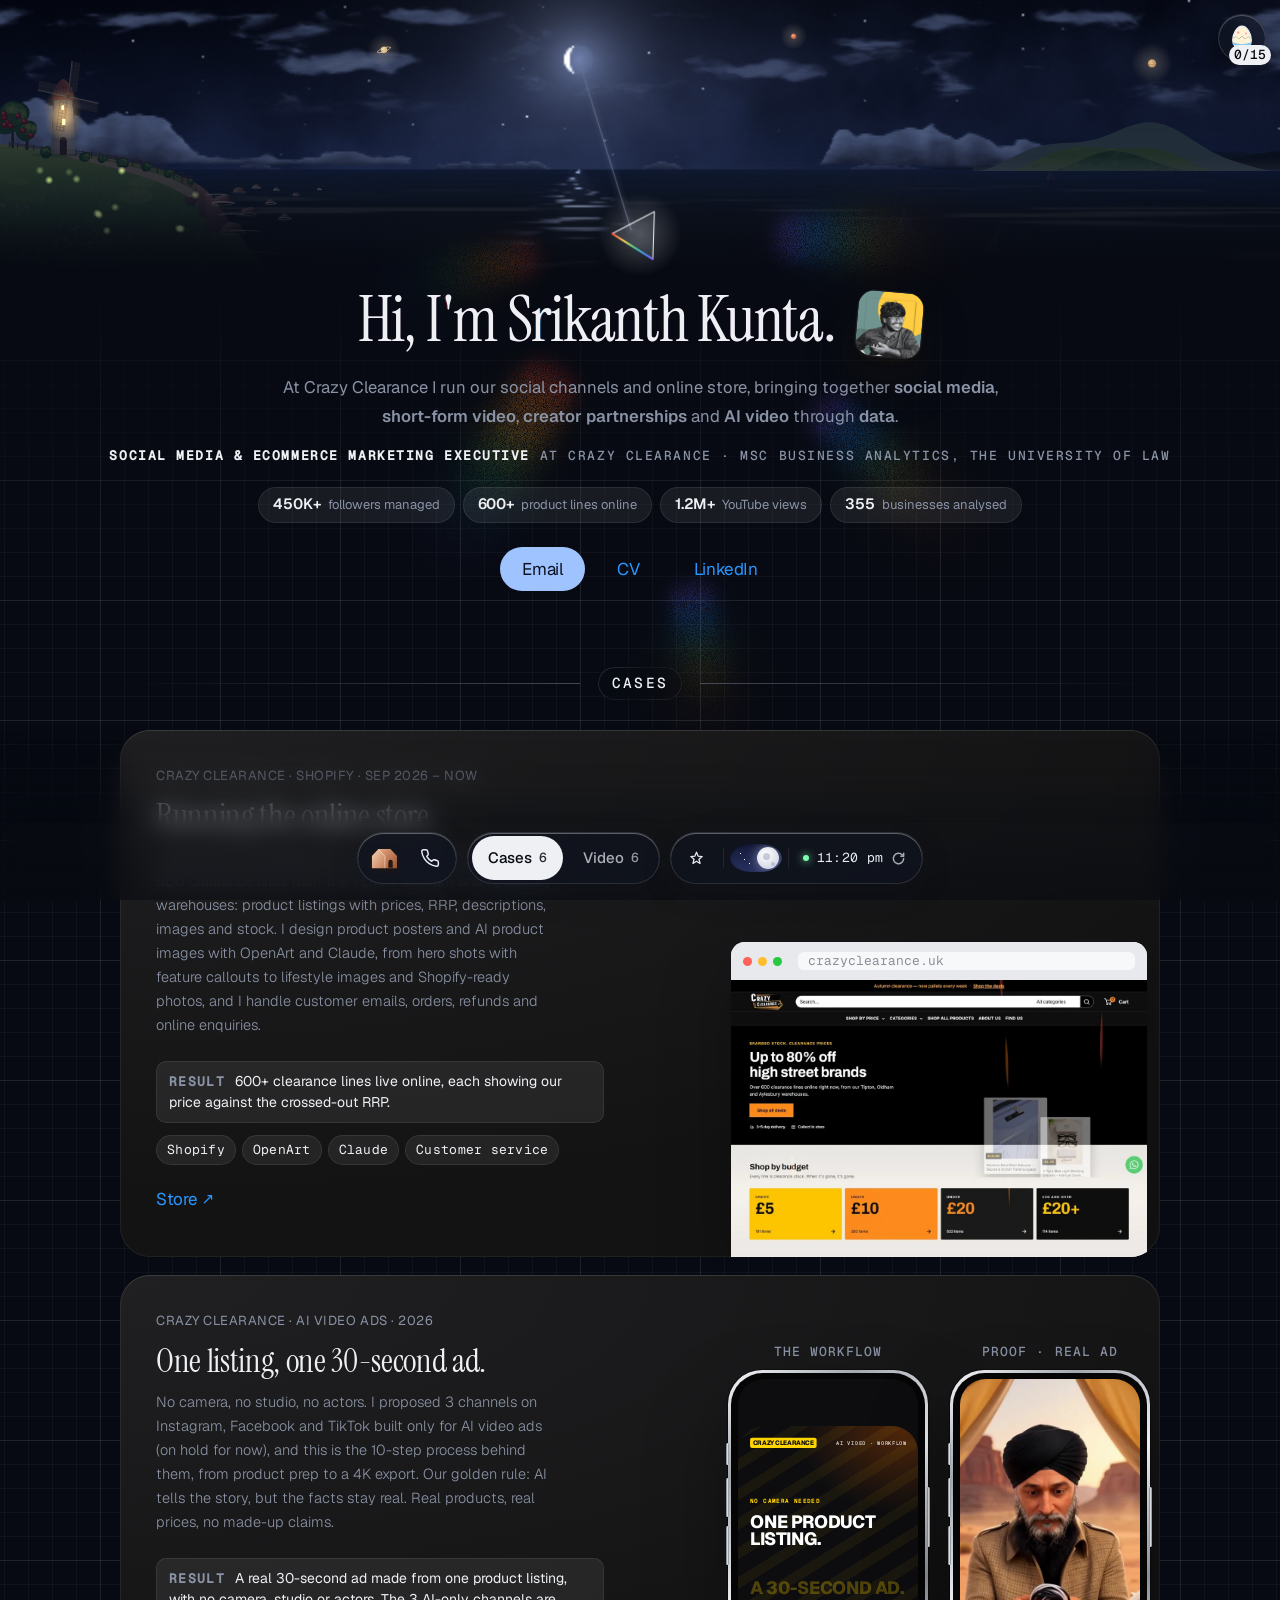
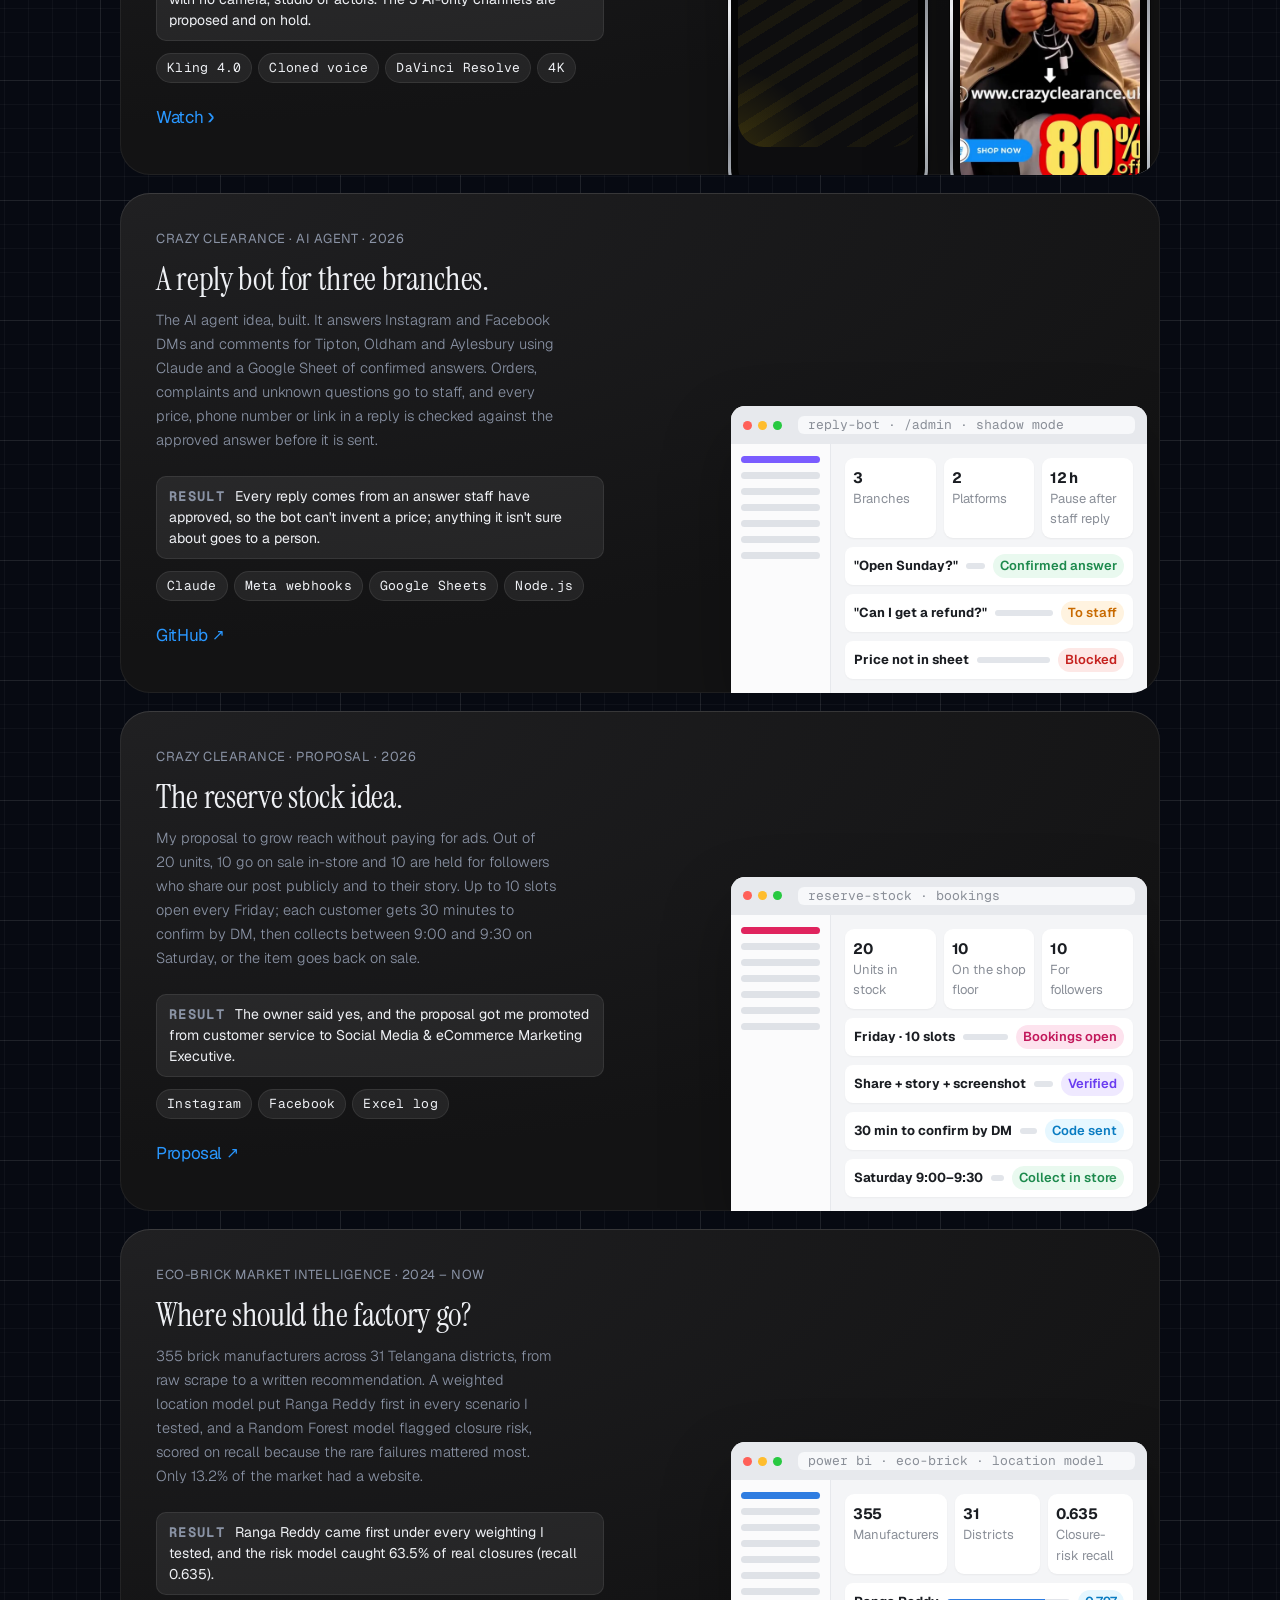
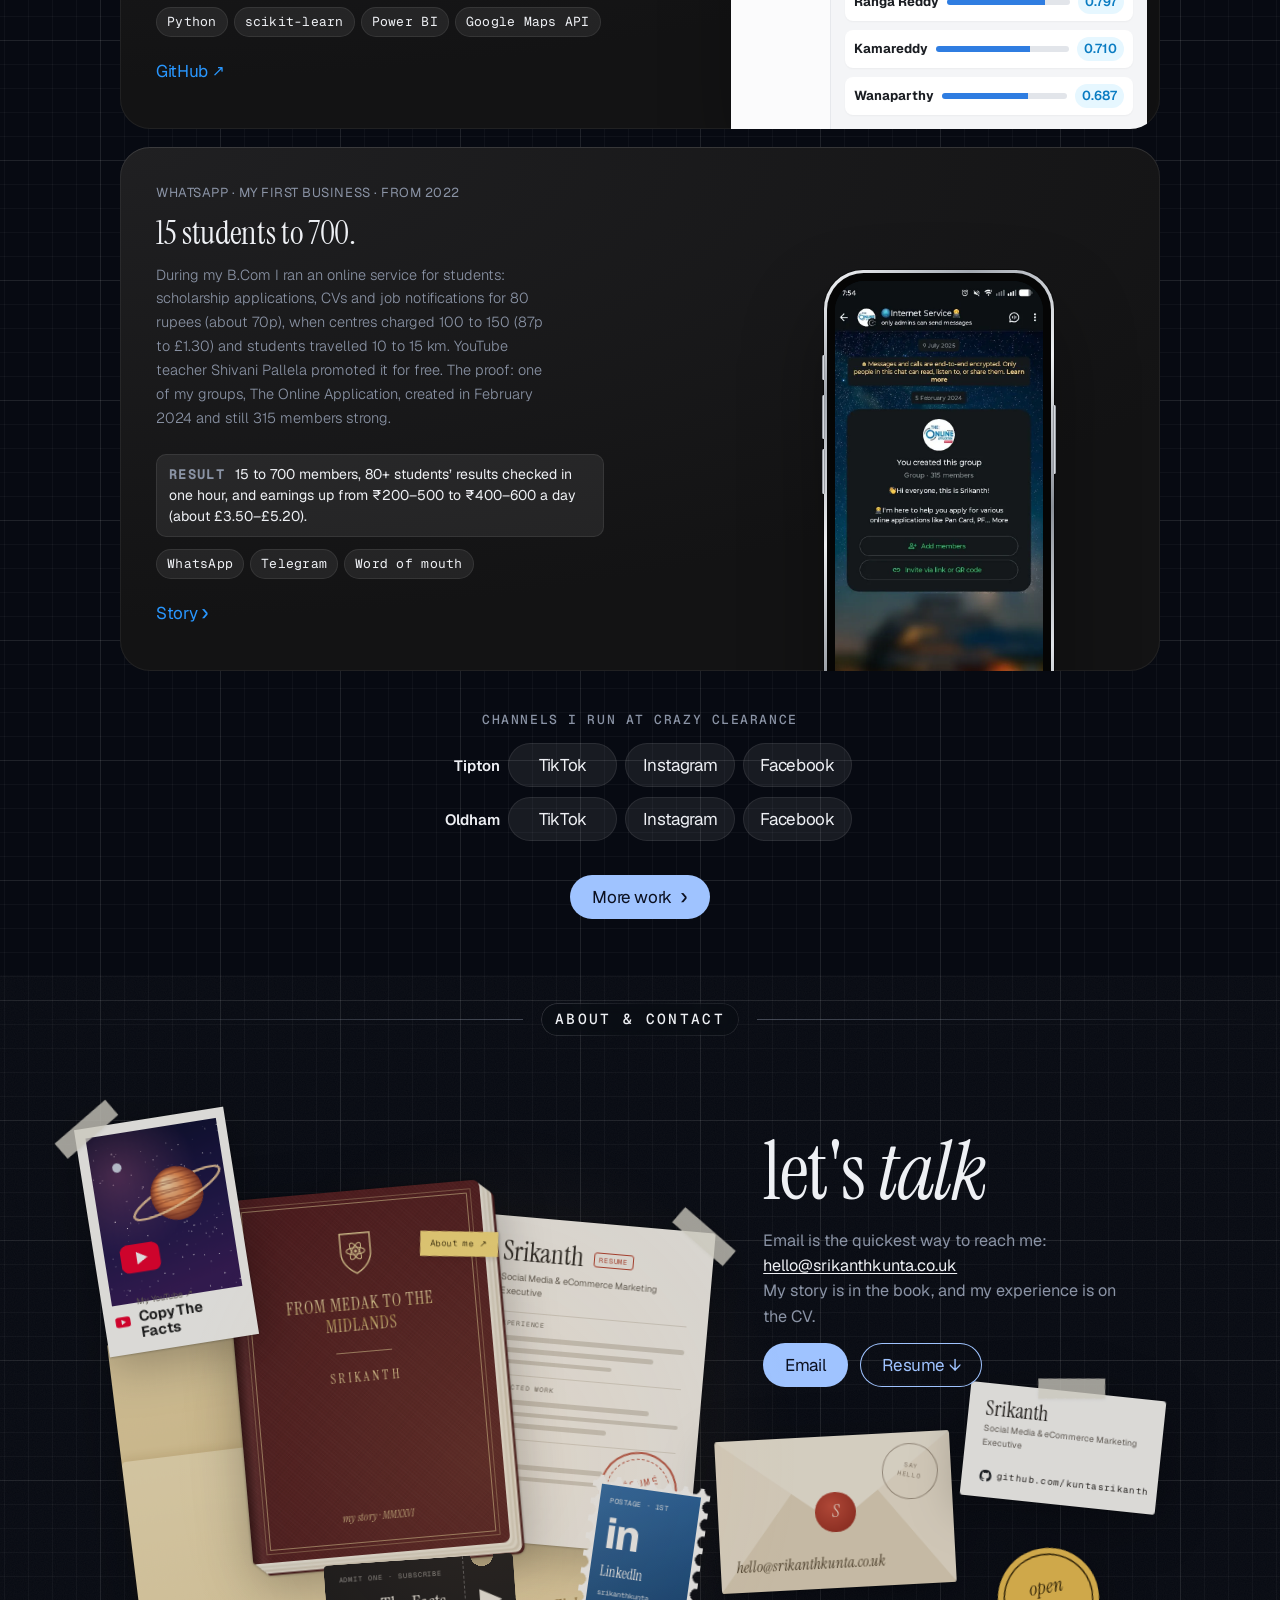
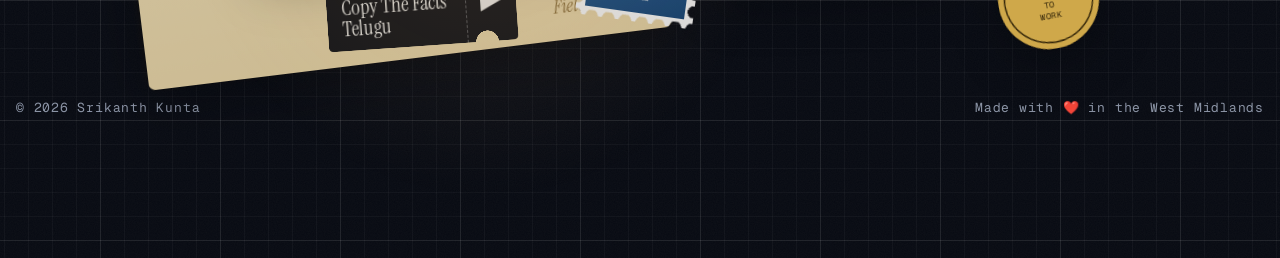
<file: index.html>
<!doctype html>
<html lang="en-GB">
<head>
<meta charset="utf-8">
<meta name="viewport" content="width=device-width,initial-scale=1,viewport-fit=cover">
<link rel="preload" href="fonts/instrument-serif-latin.woff2" as="font" type="font/woff2" crossorigin>
<link rel="preload" href="fonts/geist-latin.woff2" as="font" type="font/woff2" crossorigin>
<link rel="preload" href="fonts/geist-mono-latin.woff2" as="font" type="font/woff2" crossorigin>
<link rel="stylesheet" href="css/fonts.css">
<meta name="description" content="Srikanth Kunta, Social Media &amp; eCommerce Marketing Executive at Crazy Clearance, West Midlands: Shopify, AI video ads, short-form content and data.">
<link rel="canonical" href="https://srikanthkunta.co.uk/">
<meta name="robots" content="index,follow,max-image-preview:large">
<meta name="author" content="Srikanth Kunta">
<meta name="msvalidate.01" content="F4D50AEDC1C122DF71FEBEBC3BB5B385" />
<meta name="theme-color" content="#3f86d6">
<meta property="og:type" content="profile">
<meta property="og:site_name" content="Srikanth Kunta">
<meta property="og:locale" content="en_GB">
<meta property="og:title" content="Srikanth Kunta | Social Media &amp; eCommerce Marketing Executive">
<meta property="og:description" content="Srikanth Kunta, Social Media &amp; eCommerce Marketing Executive at Crazy Clearance, West Midlands: Shopify, AI video ads, short-form content and data.">
<meta property="og:url" content="https://srikanthkunta.co.uk/">
<meta property="og:image" content="https://srikanthkunta.co.uk/images/og.jpg">
<meta property="og:image:width" content="1200">
<meta property="og:image:height" content="630">
<meta property="og:image:alt" content="Srikanth Kunta, Social Media &amp; eCommerce Marketing Executive, srikanthkunta.co.uk">
<meta property="profile:first_name" content="Srikanth">
<meta property="profile:last_name" content="Kunta">
<meta name="twitter:card" content="summary_large_image">
<meta name="twitter:title" content="Srikanth Kunta | Social Media &amp; eCommerce Marketing Executive">
<meta name="twitter:description" content="Srikanth Kunta, Social Media &amp; eCommerce Marketing Executive at Crazy Clearance, West Midlands: Shopify, AI video ads, short-form content and data.">
<meta name="twitter:image" content="https://srikanthkunta.co.uk/images/og.jpg">
<link rel="manifest" href="site.webmanifest">
<link rel="preload" as="image" href="images/sky-landscape.webp" type="image/webp">
<script type="application/ld+json">{"@context": "https://schema.org", "@graph": [{"@type": "Person", "@id": "https://srikanthkunta.co.uk/#person", "name": "Srikanth Kunta", "givenName": "Srikanth", "familyName": "Kunta", "url": "https://srikanthkunta.co.uk/", "image": "https://srikanthkunta.co.uk/images/profile.jpg", "jobTitle": "Social Media & eCommerce Marketing Executive", "worksFor": {"@type": "Organization", "name": "DropThePriceUK Limited", "alternateName": "Crazy Clearance", "url": "https://crazyclearance.uk/", "sameAs": ["https://crazyclearance.uk/", "https://www.tiktok.com/@crazyclearanceltd", "https://www.instagram.com/catalogueclearance", "https://www.facebook.com/catalogueclearanceltd", "https://www.tiktok.com/@crazyclearancemanchester", "https://www.instagram.com/crazyclearancemanchester", "https://www.facebook.com/profile.php?id=61583459743810"]}, "alumniOf": [{"@type": "CollegeOrUniversity", "name": "The University of Law", "address": "Birmingham, UK"}, {"@type": "CollegeOrUniversity", "name": "Osmania University"}], "description": "Social Media & eCommerce Marketing Executive at Crazy Clearance and MSc Business Analytics student at The University of Law, Birmingham.", "address": {"@type": "PostalAddress", "addressRegion": "West Midlands", "addressCountry": "GB"}, "email": "mailto:hello@srikanthkunta.co.uk", "knowsAbout": ["Social media marketing", "Shopify", "eCommerce", "Short-form video", "AI video ads", "Business analytics", "Python", "Power BI", "Tableau"], "knowsLanguage": ["English", "Hindi", "Telugu", "Punjabi"], "sameAs": ["https://www.linkedin.com/in/srikanthkunta", "https://github.com/kuntasrikanth", "https://www.youtube.com/@copy_the_facts_telugu"]}, {"@type": "WebSite", "@id": "https://srikanthkunta.co.uk/#website", "url": "https://srikanthkunta.co.uk/", "name": "Srikanth Kunta", "inLanguage": "en-GB", "publisher": {"@id": "https://srikanthkunta.co.uk/#person"}}, {"@type": "ProfilePage", "@id": "https://srikanthkunta.co.uk/#profile", "url": "https://srikanthkunta.co.uk/", "name": "Srikanth Kunta | Social Media & eCommerce Marketing Executive", "isPartOf": {"@id": "https://srikanthkunta.co.uk/#website"}, "mainEntity": {"@id": "https://srikanthkunta.co.uk/#person"}, "dateModified": "2026-11-19T12:00:00+00:00", "inLanguage": "en-GB"}]}</script>
<title>Srikanth Kunta | Social Media &amp; eCommerce Marketing Executive</title>
<link rel="icon" type="image/svg+xml" href="images/favicon.svg">
<link rel="apple-touch-icon" href="images/apple-touch-icon.png">
</head>
<body>
<script>
/* day or night from the viewer's own clock, before first paint */
(function(){var d=new Date(),h=d.getHours()+d.getMinutes()/60;document.documentElement.setAttribute("data-sky",(h>=6&&h<18)?"day":"night")})();
</script>
<link rel="stylesheet" href="css/ugc.css">
<link rel="stylesheet" href="css/extras.css">
<link rel="stylesheet" href="css/home.css">

<div class="graph" aria-hidden="true"></div>
<canvas id="light" aria-hidden="true"></canvas>
<canvas id="beam" aria-hidden="true"></canvas>
<header class="fold">
  <div class="stage">
    <div class="scene" id="scene" aria-hidden="true">
      <canvas id="gl"></canvas>
      <canvas id="fx"></canvas>
      <div class="milltip" id="millTip" aria-hidden="true">Click me <i>👆</i></div>
      <div class="fade mist"></div>
      <div class="fade day"></div>
      <div class="fade night"></div>
    </div>
    <label class="sr" for="timeRange">Time of day in the sky</label>
    <input class="sr" type="range" id="timeRange" min="2" max="98" step="1" value="50">
  </div>
  <div class="dockveil" aria-hidden="true"></div>
  <div class="navwrap">
    <div class="navbox">
      <div class="mark glass"><a href="#top" aria-label="Home: back to the top"><svg class="d3" viewBox="0 0 32 32" aria-hidden="true"><defs><linearGradient id="hgF" x1="0" y1="0" x2="1" y2="1"><stop offset="0" stop-color="#f6cdb0"/><stop offset="1" stop-color="#c47e58"/></linearGradient><linearGradient id="hgS" x1="0" y1="0" x2="1" y2="1"><stop offset="0" stop-color="#e3a57f"/><stop offset="1" stop-color="#9c5636"/></linearGradient></defs><path d="M10 6.5 23 6.5 30 14V27H17V14Z" fill="url(#hgS)" stroke="url(#hgS)" stroke-width="1.6" stroke-linejoin="round"/><path d="M3 14 10 6.5 17 14V27H3Z" fill="url(#hgF)" stroke="url(#hgF)" stroke-width="1.6" stroke-linejoin="round"/><path d="M10 6.5 17 14V27" fill="none" stroke="#fde6d4" stroke-opacity=".75" stroke-width=".8" stroke-linejoin="round"/><path d="M21 27v-6.5a2.5 2.5 0 0 1 5 0V27Z" fill="#2a1810"/></svg><svg class="ln" viewBox="0 0 24 24" aria-hidden="true"><path d="M15 21v-8a1 1 0 0 0-1-1h-4a1 1 0 0 0-1 1v8"/><path d="M3 10a2 2 0 0 1 .709-1.528l7-5.999a2 2 0 0 1 2.582 0l7 5.999A2 2 0 0 1 21 10v9a2 2 0 0 1-2 2H5a2 2 0 0 1-2-2z"/></svg></a><a href="#contact" aria-label="Contact: go to the footer"><svg class="d3" viewBox="0 0 32 32" aria-hidden="true"><defs><linearGradient id="pgF" x1="0" y1="0" x2="1" y2="1"><stop offset="0" stop-color="#f6cdb0"/><stop offset="1" stop-color="#b86f4a"/></linearGradient></defs><g transform="translate(4.6 4.6) scale(.95)"><path transform="translate(1.1 1.3)" fill="#7e4127" d="M22 16.92v3a2 2 0 0 1-2.18 2 19.79 19.79 0 0 1-8.63-3.07 19.5 19.5 0 0 1-6-6 19.79 19.79 0 0 1-3.07-8.67A2 2 0 0 1 4.11 2h3a2 2 0 0 1 2 1.72 12.84 12.84 0 0 0 .7 2.81 2 2 0 0 1-.45 2.11L8.09 9.91a16 16 0 0 0 6 6l1.27-1.27a2 2 0 0 1 2.11-.45 12.84 12.84 0 0 0 2.81.7A2 2 0 0 1 22 16.92z"/><path fill="url(#pgF)" stroke="#fde6d4" stroke-opacity=".6" stroke-width=".6" d="M22 16.92v3a2 2 0 0 1-2.18 2 19.790 19.79 0 0 1-8.63-3.07 19.5 19.5 0 0 1-6-6 19.79 19.79 0 0 1-3.07-8.67A2 2 0 0 1 4.11 2h3a2 2 0 0 1 2 1.72 12.84 12.84 0 0 0 .7 2.81 2 2 0 0 1-.45 2.11L8.09 9.91a16 16 0 0 0 6 6l1.27-1.27a2 2 0 0 1 2.11-.45 12.84 12.84 0 0 0 2.81.7A2 2 0 0 1 22 16.92z"/></g></svg><svg class="ln" viewBox="0 0 24 24" aria-hidden="true"><path d="M22 16.92v3a2 2 0 0 1-2.18 2 19.79 19.79 0 0 1-8.63-3.07 19.5 19.5 0 0 1-6-6 19.79 19.79 0 0 1-3.07-8.67A2 2 0 0 1 4.11 2h3a2 2 0 0 1 2 1.72 12.84 12.84 0 0 0 .7 2.81 2 2 0 0 1-.45 2.11L8.09 9.91a16 16 0 0 0 6 6l1.27-1.27a2 2 0 0 1 2.11-.45 12.84 12.84 0 0 0 2.81.7A2 2 0 0 1 22 16.92z"/></svg></a></div>
      <nav class="nav glass" aria-label="Primary"><a href="#work" class="on">Work</a><a href="#about" class="opt">About</a><a href="#contact" class="opt">Contact</a><a href="#resume">Resume ↗</a><button class="nav-more" id="navMore" type="button" aria-expanded="false" aria-controls="navMenu" aria-label="More pages"><svg viewBox="0 0 16 16" aria-hidden="true"><path d="M4 10l4-4 4 4" fill="none" stroke="currentColor" stroke-width="1.8" stroke-linecap="round" stroke-linejoin="round"/></svg></button><div class="navmore glass" id="navMenu" hidden><a href="#about">About</a><a href="#contact">Contact</a></div></nav>
      <div class="ctrl glass"><button class="season-btn" id="seasonBtn" type="button" aria-expanded="false" aria-controls="pop" aria-haspopup="dialog"><span id="seasonIcon"></span><span class="slabel" id="seasonLabel">Clear</span><svg class="chev" viewBox="0 0 12 12" aria-hidden="true"><path d="M2.5 4.5L6 8l3.5-3.5" fill="none" stroke="currentColor" stroke-width="1.6" stroke-linecap="round" stroke-linejoin="round"/></svg></button><span class="vsep" aria-hidden="true"></span><button class="dn" id="dn" role="switch" aria-checked="true" aria-label="Day. Switch to night"><svg class="cl b" viewBox="0 0 30 19" aria-hidden="true"><defs><linearGradient id="clgb" x1="0" y1="0" x2="0" y2="1"><stop offset="0" stop-color="#fff"/><stop offset="1" stop-color="#dfeaf6"/></linearGradient></defs><path d="M7 18.5h17a5.5 5.5 0 0 0 .7-10.95A7.2 7.2 0 0 0 11.1 5.4 5.2 5.2 0 0 0 3.2 9.6 4.6 4.6 0 0 0 7 18.5z" fill="url(#clgb)"/><path d="M8 18.5h15.5" stroke="#c9d8ea" stroke-width="1" stroke-linecap="round" opacity=".6"/></svg><span class="knob"></span><svg class="cl" viewBox="0 0 30 19" aria-hidden="true"><defs><linearGradient id="clga" x1="0" y1="0" x2="0" y2="1"><stop offset="0" stop-color="#fff"/><stop offset="1" stop-color="#dfeaf6"/></linearGradient></defs><path d="M7 18.5h17a5.5 5.5 0 0 0 .7-10.95A7.2 7.2 0 0 0 11.1 5.4 5.2 5.2 0 0 0 3.2 9.6 4.6 4.6 0 0 0 7 18.5z" fill="url(#clga)"/><path d="M8 18.5h15.5" stroke="#c9d8ea" stroke-width="1" stroke-linecap="round" opacity=".6"/></svg></button><span class="vsep" aria-hidden="true"></span><button class="when" id="when" type="button" data-live="true" aria-label="Sky shows your local time"><span class="dot" aria-hidden="true"></span><span id="whenIcon"></span><span id="whenText">--:--</span><span class="hint" id="whenHint">· drag the sun</span></button></div>
      <div class="astro-tip" id="astroTip" role="status" aria-live="polite"></div>
      <div class="pop" id="pop" role="dialog" aria-label="Choose the season" hidden>
        <div class="pop-head"><strong>Seasons</strong><span>Pick a light, then a season</span></div>
        <div class="pop-row"><div class="pop-label"><svg viewBox="0 0 24 24" fill="none" stroke="currentColor" stroke-width="1.8" aria-hidden="true"><circle cx="12" cy="12" r="4"/><path d="M12 2v2M12 20v2M2 12h2M20 12h2M4.9 4.9l1.4 1.4M17.7 17.7l1.4 1.4M4.9 19.1l1.4-1.4M17.7 6.3l1.4-1.4"/></svg>Sun</div><div class="chips" data-mode="day"></div></div>
        <div class="pop-row"><div class="pop-label"><svg viewBox="0 0 24 24" fill="none" stroke="currentColor" stroke-width="1.8" aria-hidden="true"><path d="M20 14.5A8 8 0 019.5 4a8 8 0 1010.5 10.5z"/></svg>Moon</div><div class="chips" data-mode="night"></div></div>
        <p class="pop-note" id="popNote"></p>
      </div>
    </div>
  </div>
</header>

<div id="loadVeil" aria-hidden="true"></div>
<div id="loadHand" aria-hidden="true"><span class="ring"></span><span class="h">👆</span><span class="t">Drag the sun</span></div>

<section class="hero" id="top" aria-labelledby="hello">
  <div class="wrap hero-in">
    <div class="prism" id="prism" aria-hidden="true">
      <svg viewBox="-36 -34 72 64">
        <defs>
          <linearGradient id="pgl" x1="0" y1="0" x2="1" y2="1"><stop offset="0" stop-color="#fff" stop-opacity=".9"/><stop offset=".5" stop-color="#fff" stop-opacity=".15"/><stop offset="1" stop-color="#fff" stop-opacity=".55"/></linearGradient>
          <linearGradient id="pspec" gradientUnits="userSpaceOnUse" x1="-27" y1="0" x2="27" y2="0"><stop offset="0" stop-color="#ff3b3b"/><stop offset=".3" stop-color="#ffd84a"/><stop offset=".55" stop-color="#3fd68f"/><stop offset=".8" stop-color="#3a8cff"/><stop offset="1" stop-color="#8b5cff"/></linearGradient>
        </defs>
        <polygon class="body" points="0,-30 30,22 -30,22"/>
        <polygon points="0,-30 30,22 -30,22" fill="url(#pgl)" opacity=".55"/>
        <polygon class="edge" points="0,-30 30,22 -30,22" fill="none" stroke-width="1.3" stroke-linejoin="round"/>
        <path d="M-27,22 L27,22" stroke="url(#pspec)" stroke-width="2"/>
        <path d="M-6,-19 L-11,-10" stroke="#fff" stroke-width="2" stroke-linecap="round" opacity=".9"/>
      </svg>
    </div>
    <h1 id="hello">Hi, I'm Srikanth Kunta. <span class="hero-image portrait" id="portrait" role="button" tabindex="0" aria-label="Shower of cherry blossoms" title="Click for cherry blossoms"><img src="images/srikanth-kunta.webp" alt="Srikanth Kunta" width="640" height="640" decoding="async" fetchpriority="high"></span></h1>
    <p class="intro">At Crazy Clearance I run our social channels and online store, bringing together <button class="specialty" type="button"><span class="specialty-word">social media</span><span class="emoji" aria-hidden="true">📱</span><span class="emoji up-two" aria-hidden="true">📈</span><span class="emoji down" aria-hidden="true">🔥</span></button>, <button class="specialty" type="button"><span class="specialty-word">short-form video</span><span class="emoji" aria-hidden="true">🎬</span><span class="emoji up-two" aria-hidden="true">✂️</span><span class="emoji down" aria-hidden="true">✨</span></button>, <button class="specialty" type="button"><span class="specialty-word">creator partnerships</span><span class="emoji" aria-hidden="true">🤝</span><span class="emoji up-two" aria-hidden="true">💬</span><span class="emoji down" aria-hidden="true">🌟</span></button> and <button class="specialty" type="button"><span class="specialty-word">AI video</span><span class="emoji" aria-hidden="true">🤖</span><span class="emoji up-two" aria-hidden="true">🎙️</span><span class="emoji down" aria-hidden="true">⚡</span></button> through <button class="specialty" type="button"><span class="specialty-word">data</span><span class="emoji" aria-hidden="true">📊</span><span class="emoji up-two" aria-hidden="true">🔍</span><span class="emoji down" aria-hidden="true">💡</span></button>.</p>
    <p class="hero-role"><b>Social Media &amp; eCommerce Marketing Executive</b> at Crazy Clearance · MSc Business Analytics, The University of Law</p>
    <ul class="hero-facts" aria-label="Key numbers">
      <li><b>450K+</b> followers managed</li>
      <li><b>600+</b> product lines online</li>
      <li><b>1.2M+</b> YouTube views</li>
      <li><b>355</b> businesses analysed</li>
    </ul>
    <div class="hero-cta">
      <a class="hbtn pri" href="mailto:hello@srikanthkunta.co.uk">Email</a>
      <a class="hbtn" href="cv/Srikanth-Kunta-CV.pdf" target="_blank" rel="noopener">CV</a>
      <a class="hbtn" href="https://www.linkedin.com/in/srikanthkunta" target="_blank" rel="noopener">LinkedIn</a>
    </div>
  </div>
</section>

<main class="next" id="work" aria-label="Selected work">
  <div class="wrap">
   <section class="works" id="works" data-view="grid">
    <div class="wbar glass">
      <div class="cats" role="tablist" aria-label="Filter work" id="tabs"></div>
    </div>
    <h2 class="secdiv"><span id="secLabel">Cases</span></h2>
    <div class="wbody">
    <div class="one" id="one">
      <div>
        <div class="shot" id="shot" data-glyph="₹" aria-live="polite"><i class="cm a"></i><i class="cm b"></i><i class="cm c"></i><i class="cm d"></i><div class="vis" id="shotVis"></div></div>
        <div class="thumbs"><button class="arrow" type="button" id="prev" aria-label="Previous project"><svg viewBox="0 0 16 16" fill="none" stroke="currentColor" stroke-width="1.6" stroke-linecap="round" stroke-linejoin="round" aria-hidden="true"><path d="M13 8H3M7 4L3 8l4 4"/></svg></button><div class="tstrip" id="tstrip"></div><button class="arrow" type="button" id="next" aria-label="Next project"><svg viewBox="0 0 16 16" fill="none" stroke="currentColor" stroke-width="1.6" stroke-linecap="round" stroke-linejoin="round" aria-hidden="true"><path d="M3 8h10M9 4l4 4-4 4"/></svg></button></div>
      </div>
      <aside class="info" id="info"></aside>
    </div>
    <div class="grid" id="grid">
      <article class="card feat s12 cs-card" style="--h:28" data-glyph="£" data-cats="best" data-type="eCommerce · current role" data-link="https://crazyclearance.uk/"><a class="card-link" href="https://crazyclearance.uk/" target="_blank" rel="noopener" aria-label="Open the Crazy Clearance online store"></a>
        <div class="card-body"><p class="meta">Crazy Clearance · Shopify · Sep 2026 – now</p><h3>Running the online store.</h3><p class="desc">I look after crazyclearance.uk, our Shopify store with over 600 clearance lines from the Tipton, Oldham and Aylesbury warehouses: product listings with prices, RRP, descriptions, images and stock. I design product posters and AI product images with OpenArt and Claude, from hero shots with feature callouts to lifestyle images and Shopify-ready photos, and I handle customer emails, orders, refunds and online enquiries.</p><p class="result"><b>Result</b> 600+ clearance lines live online, each showing our price against the crossed-out RRP.</p><p class="tags" aria-label="Made with"><span>Shopify</span><span>OpenArt</span><span>Claude</span><span>Customer service</span></p><a class="more" href="https://crazyclearance.uk/" target="_blank" rel="noopener" aria-label="Store: Running the online store">Store <svg viewBox="0 0 16 16" fill="none" stroke="currentColor" stroke-width="1.6" stroke-linecap="round" stroke-linejoin="round" aria-hidden="true"><path d="M5 11l6-6M6 5h5v5"/></svg></a></div>
        <div class="vis"><div class="win" aria-hidden="true"><div class="top"><i></i><i></i><i></i><span>crazyclearance.uk</span></div><img src="work/proof/crazy-clearance-shopify-home.webp" alt="Crazy Clearance Shopify store home page: up to 80% off high street brands, shop by budget" loading="lazy" width="1100" height="732" decoding="async"></div></div>
      </article>
      <article class="card feat s12 cs-card ugc-card" style="--h:40" data-glyph="✦" data-cats="best" data-type="Case study · AI video ads"><div class="card-body"><p class="meta">Crazy Clearance · AI video ads · 2026</p><h3>One listing, one 30-second ad.</h3><p class="desc">No camera, no studio, no actors. I proposed 3 channels on Instagram, Facebook and TikTok built only for AI video ads (on hold for now), and this is the 10-step process behind them, from product prep to a 4K export. Our golden rule: AI tells the story, but the facts stay real. Real products, real prices, no made-up claims.</p><p class="result"><b>Result</b> A real 30-second ad made from one product listing, with no camera, studio or actors. The 3 AI-only channels are proposed and on hold.</p><p class="tags" aria-label="Made with"><span>Kling 4.0</span><span>Cloned voice</span><span>DaVinci Resolve</span><span>4K</span></p><a class="more" href="#ugc" data-open="ugc" aria-label="Watch: One listing, one 30-second ad">Watch <svg viewBox="0 0 16 16" fill="none" stroke="currentColor" stroke-width="1.6" stroke-linecap="round" stroke-linejoin="round" aria-hidden="true"><path d="M3 8h10M9 4l4 4-4 4"/></svg></a></div>
        <div class="vis ugc-vis"><div class="ugc-pair">
          <figure class="ugc-fig"><figcaption>The workflow</figcaption><div class="phone" aria-hidden="true"><i class="btn b1"></i><i class="btn b2"></i><i class="btn b3"></i><i class="btn b4"></i><div class="bz"><div class="sc ugc-sc"><div data-ugc-motion></div></div></div></div></figure>
          <figure class="ugc-fig ugc-proof"><figcaption>Proof · real ad</figcaption><div class="phone"><i class="btn b1"></i><i class="btn b2"></i><i class="btn b3"></i><i class="btn b4"></i><div class="bz"><div class="sc ugc-sc"><video src="work/video/ai_ugc_ad.mp4" data-poster="work/video/ai-ugc-ad-charger.webp" muted loop playsinline preload="none" aria-label="The finished AI ad for a 3-in-1 wireless charger"></video></div></div></div></figure>
        </div></div>
      </article>
      <article class="card feat s12 cs-card" style="--h:265" data-glyph="✦" data-cats="best" data-type="AI · built for Crazy Clearance" data-link="https://github.com/crazyclearance/crazyclearance-bot"><a class="card-link" href="https://github.com/crazyclearance/crazyclearance-bot" target="_blank" rel="noopener" aria-label="Open the reply bot on GitHub"></a>
        <div class="card-body"><p class="meta">Crazy Clearance · AI agent · 2026</p><h3>A reply bot for three branches.</h3><p class="desc">The AI agent idea, built. It answers Instagram and Facebook DMs and comments for Tipton, Oldham and Aylesbury using Claude and a Google Sheet of confirmed answers. Orders, complaints and unknown questions go to staff, and every price, phone number or link in a reply is checked against the approved answer before it is sent.</p><p class="result"><b>Result</b> Every reply comes from an answer staff have approved, so the bot can't invent a price; anything it isn't sure about goes to a person.</p><p class="tags" aria-label="Made with"><span>Claude</span><span>Meta webhooks</span><span>Google Sheets</span><span>Node.js</span></p><a class="more" href="https://github.com/crazyclearance/crazyclearance-bot" target="_blank" rel="noopener" aria-label="GitHub: A reply bot for three branches">GitHub <svg viewBox="0 0 16 16" fill="none" stroke="currentColor" stroke-width="1.6" stroke-linecap="round" stroke-linejoin="round" aria-hidden="true"><path d="M5 11l6-6M6 5h5v5"/></svg></a></div>
        <div class="vis"><div class="win" aria-hidden="true" style="--acc:#7a5cff"><div class="top"><i></i><i></i><i></i><span>reply-bot · /admin · shadow mode</span></div><div class="body"><div class="side"><i class="on"></i><i class=""></i><i class=""></i><i class=""></i><i class=""></i><i class=""></i><i class=""></i></div><div class="main"><div class="k"><div><b>3</b><small>Branches</small></div><div><b>2</b><small>Platforms</small></div><div><b>12 h</b><small>Pause after staff reply</small></div></div>
<div class="tr"><b>"Open Sunday?"</b><span class="ln"></span><span class="tag" style="background:#e9f9ef;color:#1d8a4d">Confirmed answer</span></div>
<div class="tr"><b>"Can I get a refund?"</b><span class="ln"></span><span class="tag" style="background:#fff3e0;color:#c86a00">To staff</span></div>
<div class="tr"><b>Price not in sheet</b><span class="ln"></span><span class="tag" style="background:#fde8e6;color:#c5221f">Blocked</span></div></div></div></div></div>
      </article>
      <article class="card feat s12 cs-card" style="--h:150" data-glyph="↻" data-cats="best" data-type="Case study · Crazy Clearance" data-link="work/proof/reserve-stock-proposal.pdf"><a class="card-link" href="work/proof/reserve-stock-proposal.pdf" target="_blank" rel="noopener" aria-label="Read the reserve stock proposal (PDF)"></a>
        <div class="card-body"><p class="meta">Crazy Clearance · Proposal · 2026</p><h3>The reserve stock idea.</h3><p class="desc">My proposal to grow reach without paying for ads. Out of 20 units, 10 go on sale in-store and 10 are held for followers who share our post publicly and to their story. Up to 10 slots open every Friday; each customer gets 30 minutes to confirm by DM, then collects between 9:00 and 9:30 on Saturday, or the item goes back on sale.</p><p class="result"><b>Result</b> The owner said yes, and the proposal got me promoted from customer service to Social Media &amp; eCommerce Marketing Executive.</p><p class="tags" aria-label="Made with"><span>Instagram</span><span>Facebook</span><span>Excel log</span></p><a class="more" href="work/proof/reserve-stock-proposal.pdf" target="_blank" rel="noopener" aria-label="Proposal: The reserve stock idea">Proposal <svg viewBox="0 0 16 16" fill="none" stroke="currentColor" stroke-width="1.6" stroke-linecap="round" stroke-linejoin="round" aria-hidden="true"><path d="M5 11l6-6M6 5h5v5"/></svg></a></div>
        <div class="vis"><div class="win" aria-hidden="true" style="--acc:#e0245e"><div class="top"><i></i><i></i><i></i><span>reserve-stock · bookings</span></div><div class="body"><div class="side"><i class="on"></i><i class=""></i><i class=""></i><i class=""></i><i class=""></i><i class=""></i><i class=""></i></div><div class="main"><div class="k"><div><b>20</b><small>Units in stock</small></div><div><b>10</b><small>On the shop floor</small></div><div><b>10</b><small>For followers</small></div></div>
<div class="tr"><b>Friday · 10 slots</b><span class="ln"></span><span class="tag" style="background:#fde3ee;color:#c2185b">Bookings open</span></div>
<div class="tr"><b>Share + story + screenshot</b><span class="ln"></span><span class="tag" style="background:#efe9ff;color:#6a3df0">Verified</span></div>
<div class="tr"><b>30 min to confirm by DM</b><span class="ln"></span><span class="tag" style="background:#e6f7ff;color:#0a7cc2">Code sent</span></div>
<div class="tr"><b>Saturday 9:00–9:30</b><span class="ln"></span><span class="tag" style="background:#e9f9ef;color:#1d8a4d">Collect in store</span></div></div></div></div></div>
      </article>
      <article class="card feat s12 cs-card" style="--h:200" data-glyph="%" data-cats="best" data-type="Case study · Independent project" data-link="https://github.com/kuntasrikanth/eco-brick-market-intelligence"><a class="card-link" href="https://github.com/kuntasrikanth/eco-brick-market-intelligence" target="_blank" rel="noopener" aria-label="Open the Eco-Brick project on GitHub"></a>
        <div class="card-body"><p class="meta">Eco-Brick Market Intelligence · 2024 – now</p><h3>Where should the factory go?</h3><p class="desc">355 brick manufacturers across 31 Telangana districts, from raw scrape to a written recommendation. A weighted location model put Ranga Reddy first in every scenario I tested, and a Random Forest model flagged closure risk, scored on recall because the rare failures mattered most. Only 13.2% of the market had a website.</p><p class="result"><b>Result</b> Ranga Reddy came first under every weighting I tested, and the risk model caught 63.5% of real closures (recall 0.635).</p><p class="tags" aria-label="Made with"><span>Python</span><span>scikit-learn</span><span>Power BI</span><span>Google Maps API</span></p><a class="more" href="https://github.com/kuntasrikanth/eco-brick-market-intelligence" target="_blank" rel="noopener" aria-label="GitHub: Where should the factory go?">GitHub <svg viewBox="0 0 16 16" fill="none" stroke="currentColor" stroke-width="1.6" stroke-linecap="round" stroke-linejoin="round" aria-hidden="true"><path d="M5 11l6-6M6 5h5v5"/></svg></a></div>
        <div class="vis"><div class="win" aria-hidden="true" style="--acc:#2f7de1"><div class="top"><i></i><i></i><i></i><span>power bi · eco-brick · location model</span></div><div class="body"><div class="side"><i class="on"></i><i class=""></i><i class=""></i><i class=""></i><i class=""></i><i class=""></i><i class=""></i></div><div class="main"><div class="k"><div><b>355</b><small>Manufacturers</small></div><div><b>31</b><small>Districts</small></div><div><b>0.635</b><small>Closure-risk recall</small></div></div>
<div class="tr"><b>Ranga Reddy</b><span class="ln" style="background:linear-gradient(90deg,#2f7de1 79.7%,#e2e5ea 0)"></span><span class="tag" style="background:#e6f7ff;color:#0a7cc2">0.797</span></div>
<div class="tr"><b>Kamareddy</b><span class="ln" style="background:linear-gradient(90deg,#2f7de1 71%,#e2e5ea 0)"></span><span class="tag" style="background:#e6f7ff;color:#0a7cc2">0.710</span></div>
<div class="tr"><b>Wanaparthy</b><span class="ln" style="background:linear-gradient(90deg,#2f7de1 68.7%,#e2e5ea 0)"></span><span class="tag" style="background:#e6f7ff;color:#0a7cc2">0.687</span></div></div></div></div></div>
      </article>
      <article class="card feat s12 cs-card" style="--h:140" data-glyph="₹" data-cats="best" data-type="My first business · 2022"><div class="card-body"><p class="meta">WhatsApp · My first business · from 2022</p><h3>15 students to 700.</h3><p class="desc">During my B.Com I ran an online service for students: scholarship applications, CVs and job notifications for 80 rupees (about 70p), when centres charged 100 to 150 (87p to £1.30) and students travelled 10 to 15 km. YouTube teacher Shivani Pallela promoted it for free. The proof: one of my groups, The Online Application, created in February 2024 and still 315 members strong.</p><p class="result"><b>Result</b> 15 to 700 members, 80+ students&#8217; results checked in one hour, and earnings up from ₹200&#8211;500 to ₹400&#8211;600 a day (about £3.50&#8211;£5.20).</p><p class="tags" aria-label="Made with"><span>WhatsApp</span><span>Telegram</span><span>Word of mouth</span></p><a class="more" href="#about" aria-label="Story: 15 students to 700">Story <svg viewBox="0 0 16 16" fill="none" stroke="currentColor" stroke-width="1.6" stroke-linecap="round" stroke-linejoin="round" aria-hidden="true"><path d="M3 8h10M9 4l4 4-4 4"/></svg></a></div>
        <div class="vis"><div class="phone" style="--w:230px;margin-bottom:-22%"><i class="btn b1"></i><i class="btn b2"></i><i class="btn b3"></i><i class="btn b4"></i><div class="bz"><div class="sc" style="background:#0b141a"><img src="work/proof/whatsapp-student-group.webp" alt="Screenshot of my WhatsApp group The Online Application: you created this group, 315 members, Hi everyone, this is Srikanth" loading="lazy" style="display:block;width:100%;height:100%;object-fit:cover;object-position:top" width="610" height="1356" decoding="async"></div></div></div></div>
      </article>
      <article class="card s4 reel" data-glyph="▶" data-cats="video" data-type="AI video ad">
        <div class="card-body"><p class="meta">AI video ad · Crazy Clearance · 2026</p><h3>Magic hose AI ad</h3><p class="desc">Made with our 10-step AI workflow: an AI character tangled in an old hose, then the expanding hose fixing it, ending on the real price, £5, and our logo.</p><p class="tags" aria-label="Made with"><span>AI UGC</span><span>Kling AI</span><span>DaVinci Resolve</span></p></div>
        <div class="vis"><div class="reelbox" style="--bg:#1b1b1b;--fit:cover;aspect-ratio:4/5"><video src="work/video/magic-hose.mp4" data-poster="work/video/magic-hose-ai-ad.webp" muted loop playsinline preload="none" aria-label="AI video ad for an expanding garden hose"></video></div></div>
      </article>
      <article class="card s4 reel" data-glyph="▶" data-cats="video" data-type="In-store video">
        <div class="card-body"><p class="meta">In-store video · Oldham · 2026</p><h3>Cushion drop, Oldham</h3><p class="desc">Filmed on the Oldham warehouse floor: ten designs of embroidered cotton cushions, RRP £29.50 down to £10, with price callouts and a share-to-repost ending.</p><p class="tags" aria-label="Made with"><span>DaVinci Resolve</span><span>Price callouts</span><span>9:16</span></p></div>
        <div class="vis"><div class="reelbox" style="--bg:#1b1b1b;--fit:cover;aspect-ratio:4/5"><video src="work/video/cushion-oldham.mp4" data-poster="work/video/cushion-oldham.webp" muted loop playsinline preload="none" aria-label="In-store video of embroidered cushions on sale in Oldham"></video></div></div>
      </article>
      <article class="card s4 reel" data-glyph="◆" data-cats="video" data-type="Product poster">
        <div class="card-body"><p class="meta">Product poster · Crazy Clearance · 2026</p><h3>Steamer, 70% off</h3><p class="desc">A product thumbnail for a handheld steamer: a real in-store photo with a bold 70%-off badge and the £8 price.</p><p class="tags" aria-label="Made with"><span>Poster</span><span>Thumbnail</span><span>Offer design</span></p></div>
        <div class="vis"><div class="reelbox" style="--bg:#1b1b1b;aspect-ratio:4/5"><img src="work/video/steamer-70-off-poster.webp" alt="Steamer poster: 70% discount, only £8" loading="lazy" style="display:block;width:100%;height:100%;object-fit:cover" width="720" height="1280" decoding="async"></div></div>
      </article>
      <article class="card s4 reel" data-glyph="▶" data-cats="video" data-type="Short-form video">
        <div class="card-body"><p class="meta">Video · Crazy Clearance</p><h3>Product content, shot in-store</h3><p class="desc">Filmed on a phone while the shop was trading. Clearance content works when it feels like a real find, not an advert.</p><p class="tags" aria-label="Made with"><span>Phone</span><span>DaVinci Resolve</span><span>9:16</span></p></div>
        <div class="vis"><div class="reelbox" style="--bg:#1b1b1b;--fit:cover;aspect-ratio:4/5"><video src="work/video/cc_showcase.mp4" data-poster="work/video/in-store-product-video.webp" muted loop playsinline preload="none" aria-label="Crazy Clearance product video"></video></div></div>
      </article>
      <article class="card s4 reel" data-glyph="▶" data-cats="video" data-type="Spec ad · self-initiated">
        <div class="card-body"><p class="meta">Spec ad · Rorrim</p><h3>Rorrim concept ad</h3><p class="desc">Made while applying to the team behind Rorrim, a daily reflection app: a couple, a WhatsApp message, and a plan they forgot they made.</p><p class="tags" aria-label="Made with"><span>DaVinci Resolve</span><span>Motion graphics</span><span>Scripting</span></p></div>
        <div class="vis"><div class="reelbox" style="--bg:#1b1b1b;--fit:cover;aspect-ratio:4/5"><video src="work/video/rorrim_ad.mp4" data-poster="work/video/rorrim-concept-ad.webp" muted loop playsinline preload="none" aria-label="Rorrim concept ad"></video></div></div>
      </article>
      <article class="card s4 reel" data-glyph="▶" data-cats="video" data-type="Motion design · paid social">
        <div class="card-body"><p class="meta">Motion · Canva</p><h3>Story creative for ads</h3><p class="desc">Animated type, timed reveals and brand colours, sized for full-screen Instagram and Facebook story ads.</p><p class="tags" aria-label="Made with"><span>Canva</span><span>Motion design</span></p></div>
        <div class="vis"><div class="reelbox" style="--bg:#eef3e6;--fit:cover;aspect-ratio:16/9"><video src="work/video/story_canva.mp4" data-poster="work/video/canva-story-ad.webp" muted loop playsinline preload="none" aria-label="Animated story ad for Crazy Clearance"></video></div></div>
      </article>
    </div>
    <div class="channels">
      <h3>Channels I run at Crazy Clearance</h3>
      <ul class="ch-list">
      <li><span class="ch-place">Tipton</span><a href="https://www.tiktok.com/@crazyclearanceltd" target="_blank" rel="noopener" aria-label="Tipton on TikTok, @crazyclearanceltd (opens in a new tab)">TikTok</a><a href="https://www.instagram.com/catalogueclearance" target="_blank" rel="noopener" aria-label="Tipton on Instagram, @catalogueclearance (opens in a new tab)">Instagram</a><a href="https://www.facebook.com/catalogueclearanceltd" target="_blank" rel="noopener" aria-label="Tipton on Facebook, Catalogue Clearance (opens in a new tab)">Facebook</a></li>
      <li><span class="ch-place">Oldham</span><a href="https://www.tiktok.com/@crazyclearancemanchester" target="_blank" rel="noopener" aria-label="Oldham on TikTok, @crazyclearancemanchester (opens in a new tab)">TikTok</a><a href="https://www.instagram.com/crazyclearancemanchester" target="_blank" rel="noopener" aria-label="Oldham on Instagram, @crazyclearancemanchester (opens in a new tab)">Instagram</a><a href="https://www.facebook.com/profile.php?id=61583459743810" target="_blank" rel="noopener" aria-label="Oldham on Facebook, Crazy Clearance Oldham (opens in a new tab)">Facebook</a></li>
      </ul>
    </div>
    <p class="more-work"><a href="work.html">More work <span aria-hidden="true">&#8250;</span></a></p>
    </div>
   </section>
  </div>
</main>

<footer class="foot" id="contact">
  <div class="wrap">
  <h2 class="secdiv"><span>About &amp; contact</span></h2>
  <div class="deskwrap" id="about">
   <div class="desk" id="desk">
    <div class="hello">
      <h3>let's <em>talk</em></h3>
      <p>Email is the quickest way to reach me:<br><a href="mailto:hello@srikanthkunta.co.uk">hello@srikanthkunta.co.uk</a><br>My story is in the book, and my experience is on the CV.</p>
      <a class="cta" href="mailto:hello@srikanthkunta.co.uk">Email</a>
      <a class="cta alt" href="cv/Srikanth-Kunta-CV.pdf" target="_blank" rel="noopener" download>Resume ↓</a>
    </div>
    <div class="it folder" aria-hidden="true"><div class="back"></div><div class="front"></div></div>
    <button class="it lift pola" type="button" id="openCh" aria-haspopup="dialog" aria-label="Copy The Facts, my YouTube channel: open the story"><span class="tape t1" aria-hidden="true"></span><canvas id="polaC" width="300" height="380"></canvas><div class="cap"><svg class="fg" viewBox="0 0 38 57" aria-hidden="true"><rect x="0" y="16" width="38" height="26" rx="7" fill="#FF0033"/><path d="M15 22.5v13l11-6.5z" fill="#fff"/></svg><div class="ct"><small>My YouTube <i>↗</i></small><b>Copy The Facts</b></div></div></button>

    <button class="it lift paper thesis" type="button" id="openAbout" aria-haspopup="dialog" aria-label="About me: open my story">
      <span class="rib" aria-hidden="true"></span>
      <span class="tb"><svg class="crest" viewBox="0 0 80 96" aria-hidden="true"><path d="M8 6h64v40c0 24-18 38-32 46C26 84 8 70 8 46z" fill="none" stroke="currentColor" stroke-width="3"/><g fill="none" stroke="currentColor" stroke-width="2.2"><ellipse cx="40" cy="44" rx="20" ry="7.5"/><ellipse cx="40" cy="44" rx="20" ry="7.5" transform="rotate(60 40 44)"/><ellipse cx="40" cy="44" rx="20" ry="7.5" transform="rotate(-60 40 44)"/></g><circle cx="40" cy="44" r="3.5" fill="currentColor"/></svg>
        <span class="t">From Medak to the Midlands</span><span class="r"></span><span class="a">SRIKANTH</span><span class="d">my story · MMXXVI</span></span>
      <span class="tab">About me ↗</span>
    </button>
    <svg class="it clip" viewBox="0 0 24 60" aria-hidden="true"><path d="M8 44V12a6 6 0 0 1 12 0v36a9 9 0 0 1-18 0V16" fill="none" stroke="#9aa3ad" stroke-width="2.4" stroke-linecap="round"/></svg>

    <a class="it lift sheet cv" href="cv/Srikanth-Kunta-CV.pdf" target="_blank" rel="noopener" id="openCV" aria-label="Resume: opens PDF in a new tab"><span class="tape t2" aria-hidden="true"></span>
      <div class="nm">Srikanth <span class="rtag">Resume</span></div>
      <div class="rl">Social Media &amp; eCommerce Marketing Executive</div>
      <div class="sec">Experience</div><span class="ln"></span><span class="ln m"></span><span class="ln s"></span>
      <div class="sec">Selected work</div><span class="ln m"></span><span class="ln"></span><span class="ln s"></span>
      <div class="sec">Tools</div><span class="ln s"></span><span class="ln m"></span>
      <div class="seal">RÉSUMÉ<br>2026</div>
    </a>

    <button class="it lift env" type="button" data-contact="email" aria-haspopup="dialog" aria-label="Email: write a letter to Srikanth">
      <span class="pm">SAY<br>HELLO</span><span class="seal">S</span><span class="to" data-show="email">hello@…</span>
    </button>
    <a class="it lift stamp" href="https://www.linkedin.com/in/srikanthkunta" target="_blank" rel="noopener" data-contact="linkedin" aria-label="LinkedIn: srikanthkunta">
      <div class="in"><small>POSTAGE · 1ST</small><b>in</b><em>LinkedIn</em><small class="id">srikanthkunta</small></div>
    </a>
    <a class="it lift ticket" href="https://www.youtube.com/@copy_the_facts_telugu" target="_blank" rel="noopener" data-contact="youtube" aria-label="YouTube: Copy The Facts">
      <div class="l"><small>ADMIT ONE · SUBSCRIBE</small><b>Copy The Facts Telugu</b></div><div class="r">▶</div>
    </a>
    <a class="it lift card2" href="https://github.com/kuntasrikanth" target="_blank" rel="noopener" data-contact="github" aria-label="GitHub: kuntasrikanth"><span class="tape t3" aria-hidden="true"></span>
      <div><b>Srikanth</b><small>Social Media &amp; eCommerce Marketing Executive</small></div><span class="ph"><svg class="wa" viewBox="0 0 24 24" aria-hidden="true"><path fill="#1f2328" d="M12 1.5a10.5 10.5 0 0 0-3.3 20.47c.52.1.72-.23.72-.5v-1.8c-2.92.64-3.54-1.4-3.54-1.4-.48-1.22-1.17-1.54-1.17-1.54-.95-.65.08-.64.08-.64 1.05.08 1.6 1.08 1.6 1.08.94 1.6 2.46 1.14 3.06.87.1-.68.37-1.14.66-1.4-2.33-.27-4.78-1.17-4.78-5.18 0-1.15.41-2.08 1.08-2.82-.1-.27-.47-1.33.1-2.78 0 0 .88-.28 2.88 1.08a10 10 0 0 1 5.24 0c2-1.36 2.88-1.08 2.88-1.08.57 1.45.21 2.51.1 2.78.68.74 1.08 1.67 1.08 2.82 0 4.02-2.45 4.9-4.79 5.16.38.33.71.97.71 1.96v2.9c0 .28.19.61.73.5A10.5 10.5 0 0 0 12 1.5z"/></svg><span>github.com/kuntasrikanth</span></span>
    </a>
    <button class="it lift badge" type="button" data-contact="email" aria-haspopup="dialog" aria-label="Open to work: write to Srikanth">
      <span><b>open</b>TO<br>WORK</span>
    </button>
   </div>
  </div>
  <div class="base"><span>© 2026 Srikanth Kunta</span><span>Made with ❤️ in the West Midlands</span></div>
  </div>
</footer>

<div class="room" id="bookRoom" role="dialog" aria-modal="true" aria-label="About me: my story" hidden>
  <button class="x" type="button" data-close aria-label="Close">×</button>
  <div class="book closed" id="book"></div>
  <div class="ctl"><button type="button" id="bkPrev" aria-label="Previous page">←</button><span id="bkNo">cover</span><button type="button" id="bkNext" aria-label="Next page">→</button></div>
</div>
<div class="room" id="cvRoom" role="dialog" aria-modal="true" aria-label="Resume" hidden>
  <button class="x" type="button" data-close aria-label="Close">×</button>
  <article class="cvsheet">
    <h3>Srikanth Kunta</h3>
    <div class="rl">Social Media &amp; eCommerce Marketing Executive · Crazy Clearance</div>
    <p>Social Media &amp; eCommerce Marketing Executive at Crazy Clearance and MSc Business Analytics student. I turn products into short-form video, AI ads and listings, then check the numbers before the next post. Based in the West Midlands and open to relocating.</p>
    <h4>Experience</h4>
    <div class="row"><b>Social Media &amp; eCommerce Marketing Executive, DropThePriceUK Limited, trading as Crazy Clearance</b><span>Sep 2026 – now</span></div>
    <p>Part-time, on-site. Promoted from customer service after my reserve stock proposal was approved; now on my placement year (from 12 October 2026, 30 hours a week). 9 Instagram, Facebook and TikTok accounts across Tipton, Oldham and Aylesbury (450K+ followers), Shopify listings, weekly short-form video, posters and campaign design, creator outreach, an AI UGC video workflow (3 AI-only accounts proposed, on hold), Shopify product listings (prices, RRP, descriptions, images and stock), product posters and AI product images with OpenArt and Claude, customer emails, orders, refunds and online enquiries, 3D product models on Shopify made with Meshy AI, Claude and Canva, a Claude-powered reply bot for DMs and comments, Follow &amp; Save pages for Tipton and Oldham, a review card in 500+ parcels a week, and monthly reports to the owners.</p>
    <div class="row"><b>Customer Service Assistant, DropThePriceUK Limited, trading as Crazy Clearance</b><span>May – Sep 2026</span></div>
    <p>B2B wholesale and walk-in customers. On my own initiative: a website audit, an AI agent proposal for unanswered comments, and an in-store announcement made with Fish Audio.</p>
    <div class="row"><b>Logistics and Compliance Operative, DX Delivery, Willenhall</b><span>Oct 2025 – May 2026</span></div>
    <p>Part-time product sorting in Willenhall: 100% stock accuracy and daily targets met under strict compliance procedures.</p>
    <div class="row"><b>Lead Analyst, Eco-Brick Market Intelligence (independent)</b><span>2024 – now</span></div>
    <p>355 brick manufacturers across 31 Telangana districts: data cleaning with assertion tests, a weighted location model, a Random Forest closure-risk model and a three-page Power BI report with seven written insights.</p>
    <div class="row"><b>Facilitator Intern, Digital Equity</b><span>Apr 2024 – Mar 2025</span></div>
    <p>A year teaching 9th class students to use the internet and stay safe online, in Hyderabad, India. Awarded a Letter of Work Experience by the Digital Equity CEO.</p>
    <div class="row"><b>Founder and Content Creator, Copy The Facts Telugu (YouTube)</b><span>Jul 2023 – now</span></div>
    <p>A Telugu channel about space and technology, grown organically to 4,460+ subscribers and 1.2M+ views across 215 videos. Scripts, voiceovers and CapCut edits, all my own.</p>
    <div class="row"><b>Founder, student services on WhatsApp</b><span>From Aug 2022</span></div>
    <p>Scholarship applications, CVs and job notifications for students, at 80 rupees (about 70p) with no travel. Grew from 15 people to 700 members, promoted by YouTube teacher Shivani Pallela.</p>
    <div class="row"><b>Assistant, MeeSeva and online services centre, Medak</b><span>2020 – 2022</span></div>
    <p>Collected documents, ran printing and binding, then submitted applications online: passports, land records, scholarships, PAN, Aadhaar, certificates and voter IDs. 50 to 70 customers on busy days.</p>
    <h4>Education</h4>
    <div class="row"><b>MSc Business Analytics with Professional Practice, The University of Law, Birmingham</b><span>2025 – 2027</span></div>
    <div class="row"><b>B.Com in Computer Applications, Osmania University, India</b><span>2022 – 2025</span></div>
    <div class="row"><b>Intermediate, GJC Shankarampet (R), Medak: 815/1000 (81.5%)</b><span>2022</span></div>
    <h4>Tools</h4>
    <p>DaVinci Resolve · CapCut · Canva · Kling AI · Fish Audio · OpenArt · Meshy AI · Claude · Shopify · Google Maps · Python (Pandas, scikit-learn) · SQL · Tableau · Power BI · Excel (XLOOKUP, Power Query, VBA) · Git</p>
    <h4>Languages</h4>
    <p>English · Hindi · Telugu · Punjabi</p>
    <a class="dl" href="cv/Srikanth-Kunta-CV.pdf" target="_blank" rel="noopener" id="cvDl">PDF ↗</a>
  </article>
</div>
<div class="room" id="mailRoom" role="dialog" aria-modal="true" aria-label="Write to Srikanth" hidden>
  <button class="x" type="button" data-close aria-label="Close">×</button>
  <form class="letter" id="letter">
    <div class="lt-hd"><span>To · <b id="ltTo"></b></span><span class="lt-seal" aria-hidden="true">S</span></div>
    <p class="lt-dear">Dear Srikanth,</p>
    <label class="sr" for="ltMsg">Your message</label>
    <textarea id="ltMsg" rows="6" placeholder="Write your note here…" required></textarea>
    <div class="lt-sign"><label for="ltName">Yours,</label><input id="ltName" placeholder="your name" autocomplete="name"></div>
    <div class="lt-ft"><button type="button" id="ltCopy">Copy</button><button type="submit" class="lt-send">Send ↗</button></div>
  </form>
</div>
<div class="room" id="chRoom" role="dialog" aria-modal="true" aria-label="Copy The Facts, my YouTube channel" hidden>
  <button class="x" type="button" data-close aria-label="Close">×</button>
  <article class="chcard">
    <div class="chpics" id="chPics">
      <button class="ph vid front" type="button" aria-label="Copy The Facts channel art"><img id="chFront" width="480" height="600" alt="Copy The Facts: a ringed planet in a starry sky with a play button"></button>
      <button class="ph pic back" type="button" aria-label="Channel numbers"><img id="chBack" width="480" height="600" alt="Copy The Facts: 4,460+ subscribers, grown organically"><span>1.2M+ views</span></button>
    </div>
    <div>
      <svg class="fgl" viewBox="0 0 38 57" aria-hidden="true"><rect x="0" y="16" width="38" height="26" rx="7" fill="#FF0033"/><path d="M15 22.5v13l11-6.5z" fill="#fff"/></svg>
      <div class="k">My channel</div>
      <h3>Copy The Facts Telugu, on YouTube</h3>
      <p>My Telugu YouTube channel about space, technology and the universe. My first videos weren't good, and even my family didn't believe in it. I taught myself CapCut, scripting, uploads and hashtags, and it grew organically to 4,460+ subscribers and 1.2M+ views across 215 videos.</p>
      <a class="go" id="chGo" href="https://www.youtube.com/@copy_the_facts_telugu" target="_blank" rel="noopener">YouTube ↗</a>
    </div>
  </article>
</div>
<div class="room" id="ugcRoom" role="dialog" aria-modal="true" aria-label="AI video ad workflow" hidden>
  <button class="x" type="button" data-close aria-label="Close">×</button>
  <article class="chcard ugcroom">
    <div class="ugc-pair">
      <figure class="ugc-fig"><figcaption>The workflow</figcaption><div class="ugc-frame" aria-hidden="true"><div data-ugc-motion></div></div></figure>
      <figure class="ugc-fig"><figcaption>Proof · the finished ad</figcaption><div class="ugc-frame"><video id="ugcVid" src="work/video/ai_ugc_ad.mp4" data-poster="work/video/ai-ugc-ad-charger.webp" controls playsinline preload="none" aria-label="The finished AI ad for a 3-in-1 wireless charger"></video></div></figure>
    </div>
    <div>
      <div class="k">AI video ads · Crazy Clearance</div>
      <h3>How one listing became a 30-second ad</h3>
      <ol class="ugc-steps"><li><b>Product prep:</b> real price, RRP and features from the listing. Nothing invented.</li><li><b>Story:</b> clip 1 is the problem, clip 2 is the product fixing it.</li><li><b>Kling 4.0 setup:</b> 1080p, 10 seconds, 9:16.</li><li><b>Clip 1:</b> our own character, cartoon face, real-looking world.</li><li><b>Check it:</b> anything off? Redo it before moving on.</li><li><b>Clip 2:</b> starts from the last frame, so the story flows.</li><li><b>Check the product</b> looks exactly like the real thing.</li><li><b>Voice:</b> our founder's cloned voice, warm and British.</li><li><b>Edit in DaVinci Resolve:</b> music, features, price with the RRP crossed out.</li><li><b>Export in 4K</b> and post.</li></ol>
      <p>Our golden rule: AI tells the story, but the facts stay real. Price and text always go in at the edit, because AI still can't spell.</p>
      <a class="go" href="https://www.linkedin.com/in/srikanthkunta" target="_blank" rel="noopener">LinkedIn ↗</a>
    </div>
  </article>
</div>
<div class="ftoast" id="ftoast" role="status" aria-live="polite"></div>

<script>
/* Page scripts load after the HTML is parsed, in this order, so nothing blocks the first paint.
   Video covers load only when their card comes near the screen. */
(function () {
  var files = ["scene", "sky-extras", "ugc-motion", "footer", "nav", "work", "intro-hint", "blossoms", "prism", "easter-eggs"];
  function posters() {
    var vids = [].slice.call(document.querySelectorAll("video[data-poster]"));
    var set = function (v) { if (v.dataset.poster) { v.poster = v.dataset.poster; v.removeAttribute("data-poster"); } };
    if (!("IntersectionObserver" in window)) { vids.forEach(set); return; }
    var io = new IntersectionObserver(function (es) { es.forEach(function (e) { if (e.isIntersecting) { set(e.target); io.unobserve(e.target); } }); }, { rootMargin: "600px 0px" });
    vids.forEach(function (v) { io.observe(v); });
  }
  function go() {
    posters();
    files.forEach(function (f) { var el = document.createElement("script"); el.src = "js/home/" + f + ".js"; el.async = false; document.body.appendChild(el); });
  }
  if (document.readyState === "loading") document.addEventListener("DOMContentLoaded", go); else go();
})();
</script>
</body>
</html>
</file>
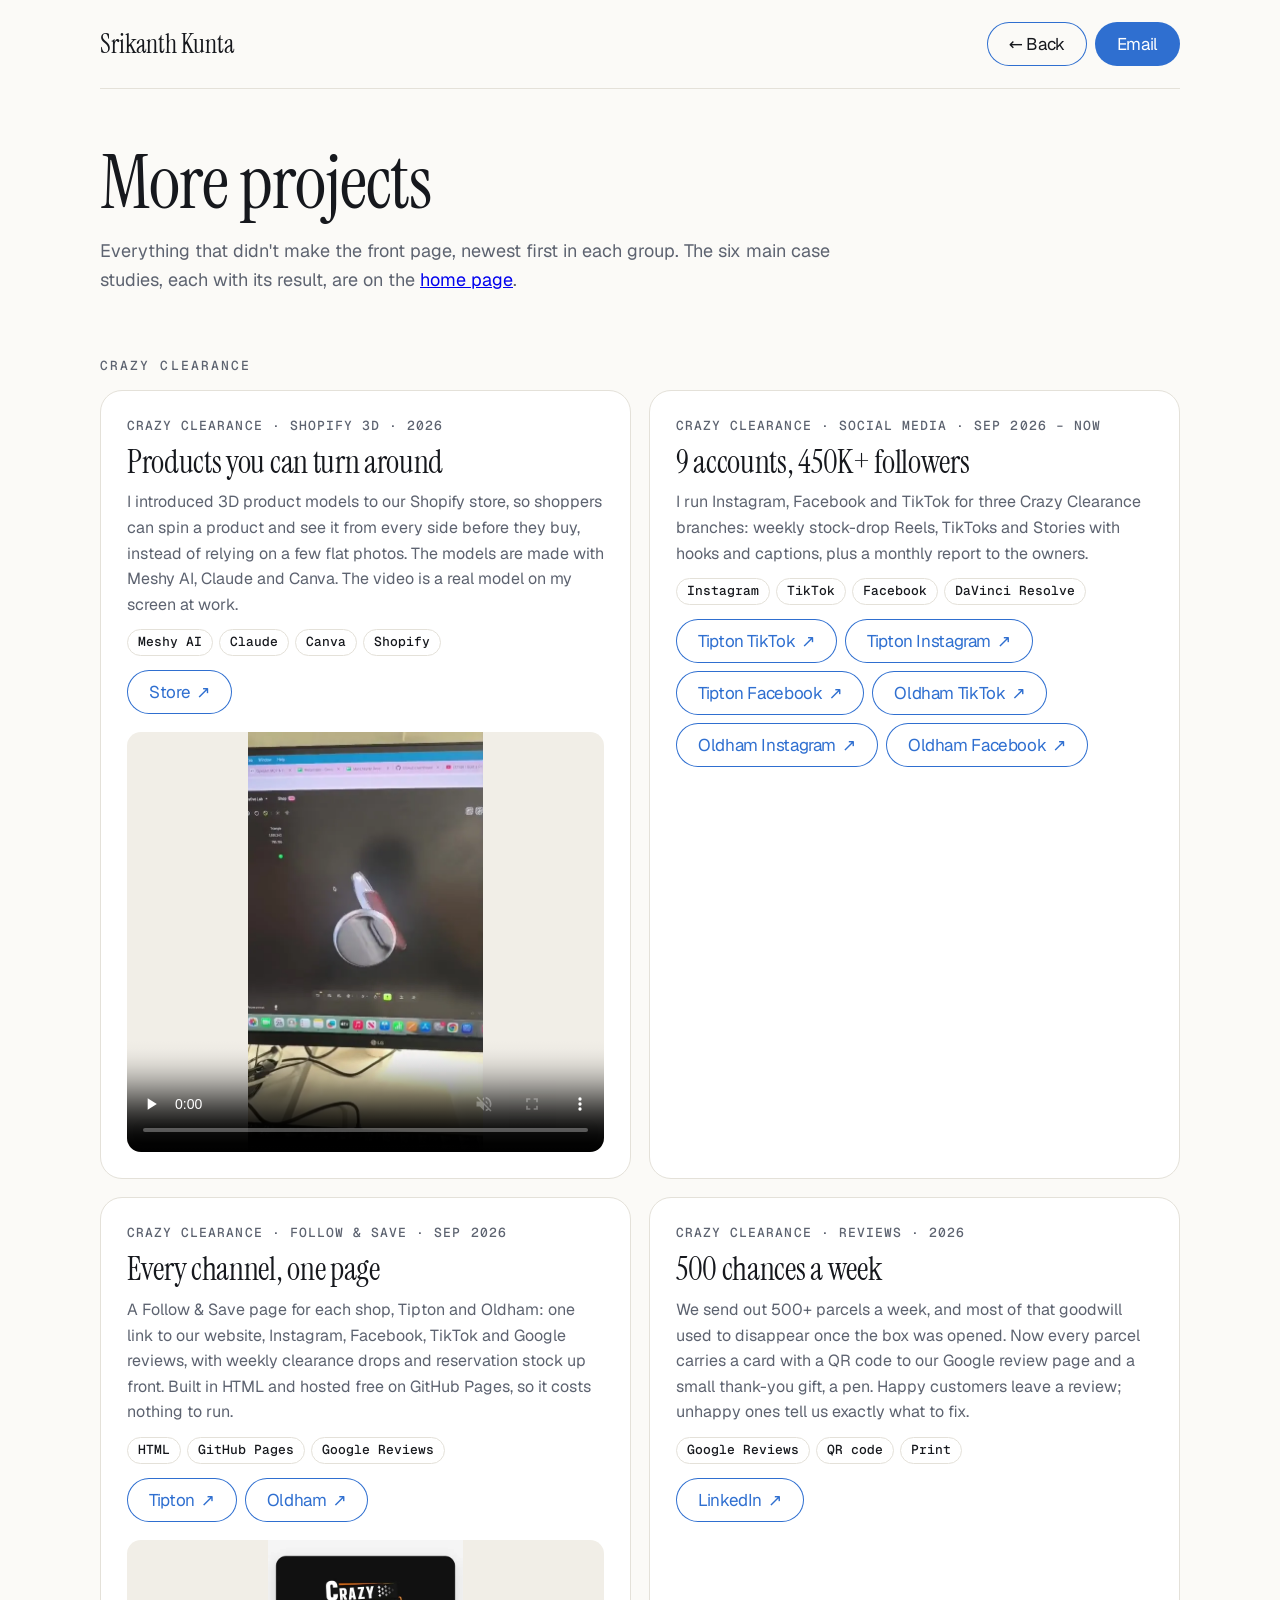
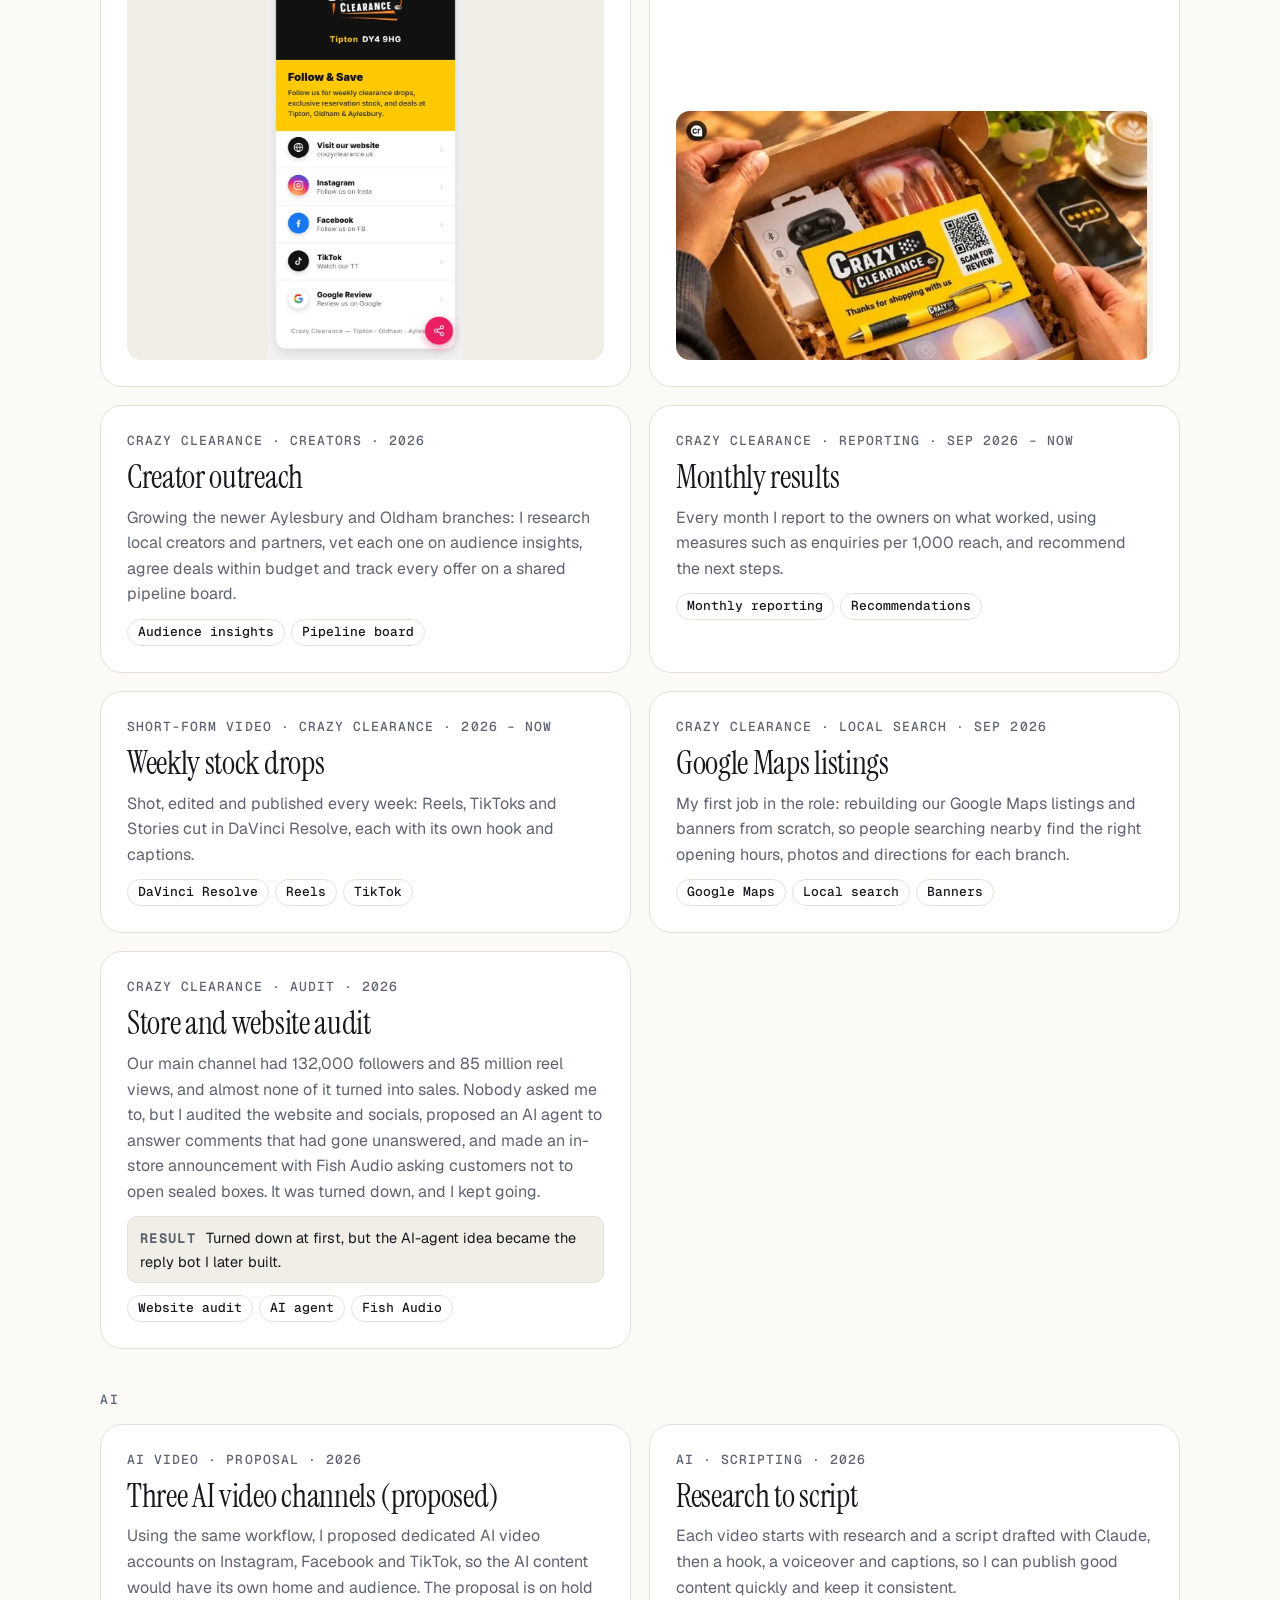
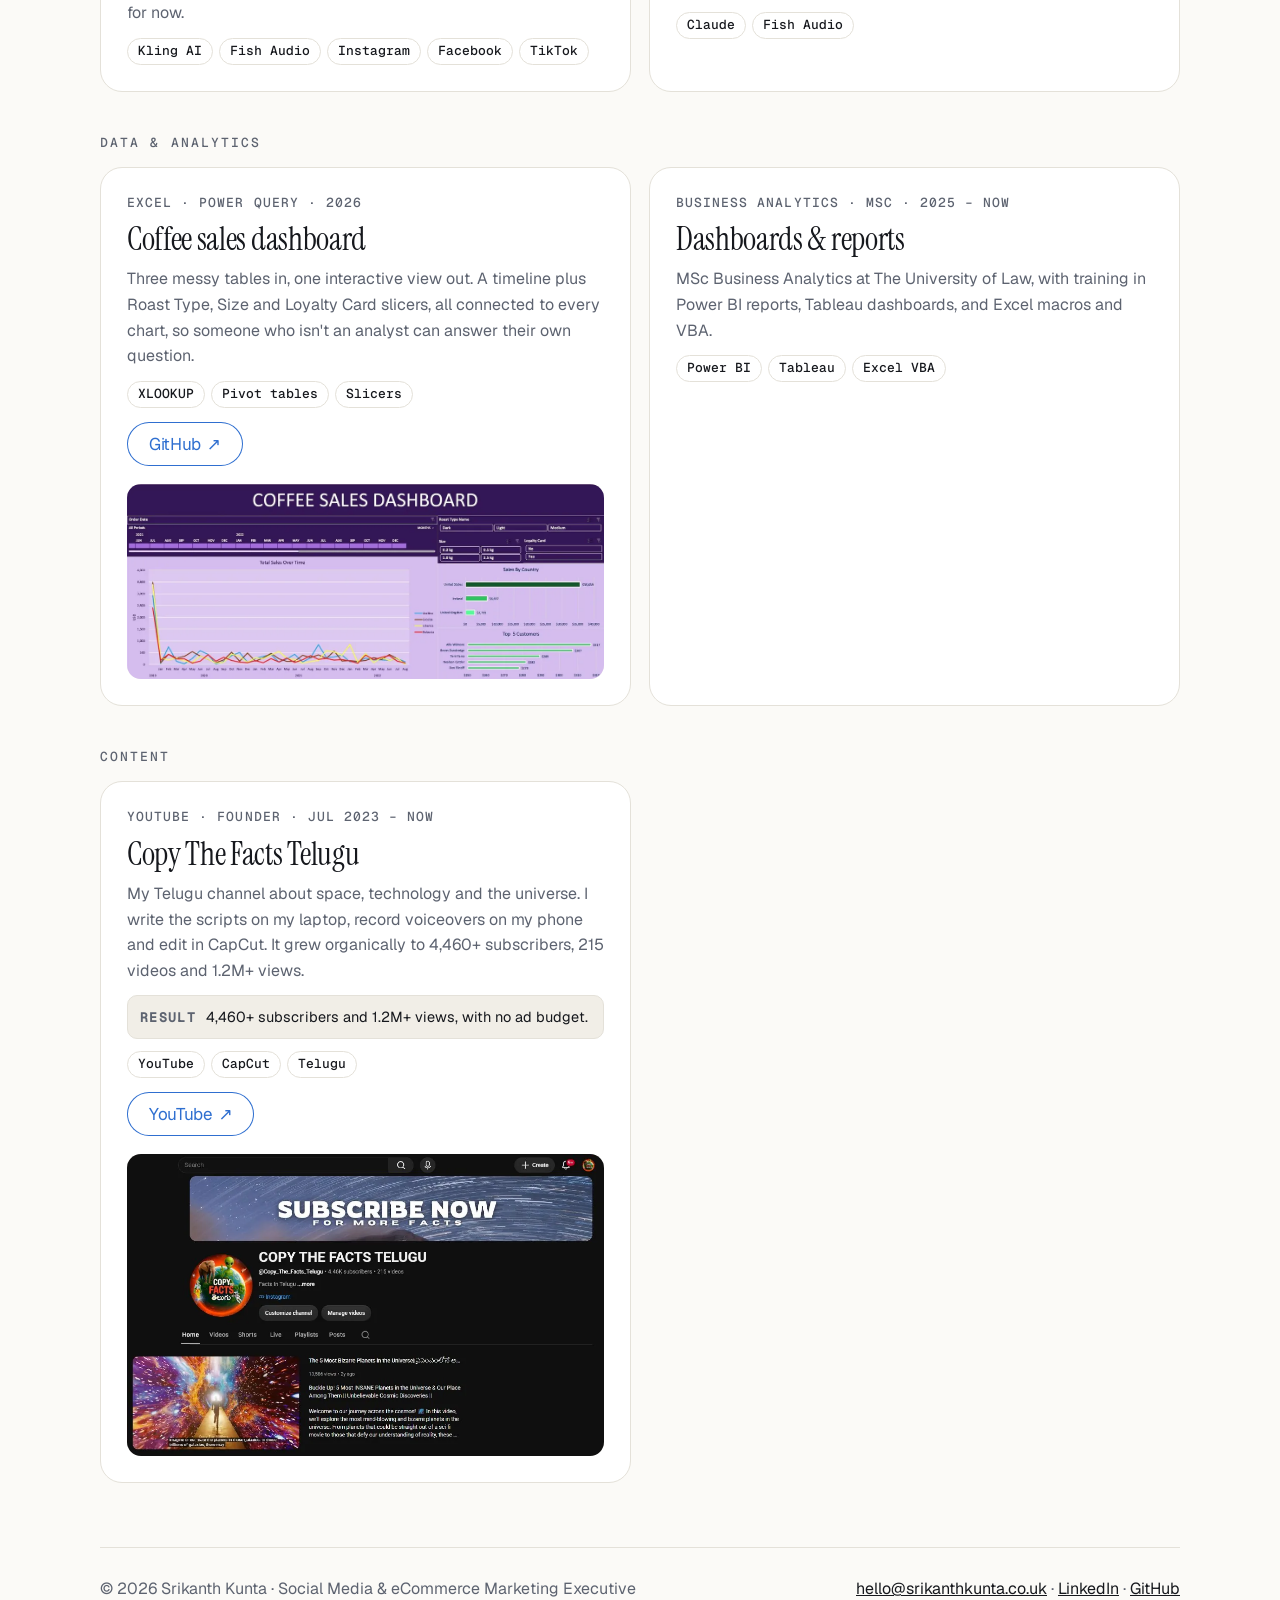
<file: work.html>
<!doctype html>
<html lang="en-GB">
<head>
<meta charset="utf-8">
<meta name="viewport" content="width=device-width,initial-scale=1,viewport-fit=cover">
<link rel="preload" href="fonts/instrument-serif-latin.woff2" as="font" type="font/woff2" crossorigin>
<link rel="preload" href="fonts/geist-latin.woff2" as="font" type="font/woff2" crossorigin>
<link rel="stylesheet" href="css/fonts.css">
<title>More projects | Srikanth Kunta</title>
<meta name="description" content="More projects by Srikanth Kunta: 3D products on Shopify, social media, creator outreach, AI video, dashboards and Copy The Facts Telugu.">
<link rel="canonical" href="https://srikanthkunta.co.uk/work.html">
<meta name="robots" content="index,follow,max-image-preview:large">
<meta name="author" content="Srikanth Kunta">
<meta property="og:type" content="website">
<meta property="og:site_name" content="Srikanth Kunta">
<meta property="og:locale" content="en_GB">
<meta property="og:title" content="More projects | Srikanth Kunta">
<meta property="og:description" content="3D products on Shopify, social media, creator outreach, AI video, dashboards and Copy The Facts Telugu.">
<meta property="og:url" content="https://srikanthkunta.co.uk/work.html">
<meta property="og:image" content="https://srikanthkunta.co.uk/images/og.jpg">
<meta name="twitter:card" content="summary_large_image">
<link rel="icon" type="image/svg+xml" href="images/favicon.svg">
<link rel="apple-touch-icon" href="images/apple-touch-icon.png">
<style>
/* one column of reading, set in the same three faces as the home page */
:root{--bg:#fbfaf7;--fg:#16181d;--muted:#5d6370;--line:#e4e1d9;--chip:#f1eee7;--accent:#2f6fd0;--card:#ffffff;--serif:"Instrument Serif",Georgia,serif;--sans:"Geist",system-ui,-apple-system,"Segoe UI",sans-serif;--mono:"Geist Mono",ui-monospace,Menlo,monospace;color-scheme:light}
@media (prefers-color-scheme:dark){:root{--bg:#0f1116;--fg:#eceef2;--muted:#a1a7b3;--line:#262a33;--chip:#1a1d24;--accent:#7fb0ff;--card:#14171d;color-scheme:dark}}
*{box-sizing:border-box}
body{margin:0;background:var(--bg);color:var(--fg);font:16px/1.6 var(--sans);padding:0 max(16px,env(safe-area-inset-right,0px)) 0 max(16px,env(safe-area-inset-left,0px))}
.wrap{max-width:1080px;margin:0 auto}
.top{display:flex;align-items:center;justify-content:space-between;gap:12px;padding:22px 0;border-bottom:1px solid var(--line)}
.top a{color:var(--fg);text-decoration:none}
.name{font:400 26px/1 var(--serif)}
.nav{display:flex;gap:8px;flex-wrap:wrap}
.btn{display:inline-flex;align-items:center;min-height:44px;padding:0 18px;border-radius:999px;border:1px solid var(--line);background:var(--chip);font:600 14.5px/1 var(--sans)}
.btn.pri{background:var(--fg);color:var(--bg);border-color:var(--fg)}
a:focus-visible{outline:3px solid var(--accent);outline-offset:2px}
header.intro{padding:56px 0 28px}
h1{margin:0;font:400 clamp(44px,7vw,76px)/1 var(--serif);letter-spacing:-.015em;text-wrap:balance}
header.intro p{margin:16px 0 0;max-width:62ch;color:var(--muted);font-size:18px}
section{padding:36px 0 8px}
h2{margin:0 0 18px;font:500 13px/1 var(--mono);letter-spacing:.16em;text-transform:uppercase;color:var(--muted)}
.list{display:grid;grid-template-columns:repeat(2,minmax(0,1fr));gap:18px}
.item{display:flex;flex-direction:column;gap:10px;min-width:0;padding:26px;border-radius:22px;background:var(--card);border:1px solid var(--line)}
.item .meta{margin:0;font:500 13px/1.4 var(--mono);letter-spacing:.08em;text-transform:uppercase;color:var(--muted)}
.item h3{margin:0;font:400 32px/1.08 var(--serif);letter-spacing:-.01em;text-wrap:balance}
.item .desc{margin:0;color:var(--muted)}
.result{margin:2px 0 0;padding:9px 12px;border-radius:10px;border:1px solid var(--line);background:var(--chip);font-size:14.5px}
.result b{margin-right:6px;font:600 13px/1 var(--mono);letter-spacing:.1em;text-transform:uppercase;color:var(--muted)}
.tags{display:flex;flex-wrap:wrap;gap:6px;margin:2px 0 0;padding:0;list-style:none}
.tags li{padding:4px 10px;border-radius:999px;border:1px solid var(--line);font:500 13px/1.3 var(--mono)}
.links{display:flex;flex-wrap:wrap;gap:8px;margin:4px 0 0}
.links a{display:inline-flex;align-items:center;gap:6px;min-height:44px;padding:0 14px;border-radius:12px;border:1px solid var(--line);color:var(--fg);text-decoration:none;font-weight:600;font-size:14px}
.media{margin-top:auto;padding-top:8px}
.media img,.media video{display:block;width:100%;height:auto;max-height:420px;object-fit:contain;border-radius:14px;background:var(--chip)}
footer{margin:56px 0 0;padding:28px 0 40px;border-top:1px solid var(--line);display:flex;flex-wrap:wrap;gap:12px 22px;align-items:center;justify-content:space-between;color:var(--muted)}
footer a{color:var(--fg)}
@media (max-width:760px){.list{grid-template-columns:1fr}.item{padding:20px}.item h3{font-size:28px}.top{flex-wrap:wrap;padding:16px 0}.name{font-size:22px}.btn{min-height:44px;padding:0 14px;font-size:13.5px}header.intro{padding:36px 0 20px}}

/* Apple-style buttons (same as the home page): pill, 400, 17px, colour-only hover, one filled button */
:root{--btn:var(--accent);--btn-ink:#fff;--btn-tint:color-mix(in srgb,var(--btn) 8%,transparent);--btn-halo:color-mix(in srgb,var(--btn) 55%,transparent)}
@media (prefers-color-scheme:dark){:root{--btn-ink:#0b1020;--btn-tint:color-mix(in srgb,var(--btn) 12%,transparent)}}
.btn,.links a{min-height:44px;padding:11px 22px;border:0;border-radius:980px;background:transparent;color:var(--btn);box-shadow:inset 0 0 0 1px var(--btn);font:400 17px/1.17648 var(--sans);letter-spacing:-.022em;text-decoration:none;transition:background-color .12s linear}
.btn:hover,.links a:hover{background:var(--btn-tint)}
.btn.pri{background:var(--btn);color:var(--btn-ink);box-shadow:none}
.btn.pri:hover{background:color-mix(in srgb,var(--btn) 88%,#000)}
.btn:focus-visible,.links a:focus-visible{outline:none;box-shadow:inset 0 0 0 1px var(--btn),0 0 0 4px var(--btn-halo)}
.btn.pri:focus-visible{box-shadow:0 0 0 4px var(--btn-halo)}
</style>
</head>
<body>
<div class="wrap">
  <div class="top">
    <a class="name" href="./">Srikanth Kunta</a>
    <nav class="nav" aria-label="Page"><a class="btn" href="./">&#8592; Back</a><a class="btn pri" href="mailto:hello@srikanthkunta.co.uk">Email</a></nav>
  </div>
  <header class="intro">
    <h1>More projects</h1>
    <p>Everything that didn't make the front page, newest first in each group. The six main case studies, each with its result, are on the <a href="./">home page</a>.</p>
  </header>
  <main>
    <section aria-labelledby="g0">
      <h2 id="g0">Crazy Clearance</h2>
      <div class="list">
      <article class="item">
        <p class="meta">Crazy Clearance · Shopify 3D · 2026</p>
        <h3>Products you can turn around</h3>
        <p class="desc">I introduced 3D product models to our Shopify store, so shoppers can spin a product and see it from every side before they buy, instead of relying on a few flat photos. The models are made with Meshy AI, Claude and Canva. The video is a real model on my screen at work.</p>
        <ul class="tags"><li>Meshy AI</li><li>Claude</li><li>Canva</li><li>Shopify</li></ul>
        <p class="links"><a href="https://crazyclearance.uk/" target="_blank" rel="noopener">Store <span aria-hidden="true">&#8599;</span></a></p>
        <div class="media"><video src="work/video/shopify-3d.mp4" poster="work/video/shopify-3d-model.webp" controls muted playsinline preload="none" aria-label="A 3D model of a lighted vanity mirror rotating in Meshy AI"></video></div>
      </article>
      <article class="item">
        <p class="meta">Crazy Clearance · Social media · Sep 2026 – now</p>
        <h3>9 accounts, 450K+ followers</h3>
        <p class="desc">I run Instagram, Facebook and TikTok for three Crazy Clearance branches: weekly stock-drop Reels, TikToks and Stories with hooks and captions, plus a monthly report to the owners.</p>
        <ul class="tags"><li>Instagram</li><li>TikTok</li><li>Facebook</li><li>DaVinci Resolve</li></ul>
        <p class="links"><a href="https://www.tiktok.com/@crazyclearanceltd" target="_blank" rel="noopener">Tipton TikTok <span aria-hidden="true">&#8599;</span></a><a href="https://www.instagram.com/catalogueclearance" target="_blank" rel="noopener">Tipton Instagram <span aria-hidden="true">&#8599;</span></a><a href="https://www.facebook.com/catalogueclearanceltd" target="_blank" rel="noopener">Tipton Facebook <span aria-hidden="true">&#8599;</span></a><a href="https://www.tiktok.com/@crazyclearancemanchester" target="_blank" rel="noopener">Oldham TikTok <span aria-hidden="true">&#8599;</span></a><a href="https://www.instagram.com/crazyclearancemanchester" target="_blank" rel="noopener">Oldham Instagram <span aria-hidden="true">&#8599;</span></a><a href="https://www.facebook.com/profile.php?id=61583459743810" target="_blank" rel="noopener">Oldham Facebook <span aria-hidden="true">&#8599;</span></a></p>
      </article>
      <article class="item">
        <p class="meta">Crazy Clearance · Follow &amp; Save · Sep 2026</p>
        <h3>Every channel, one page</h3>
        <p class="desc">A Follow &amp; Save page for each shop, Tipton and Oldham: one link to our website, Instagram, Facebook, TikTok and Google reviews, with weekly clearance drops and reservation stock up front. Built in HTML and hosted free on GitHub Pages, so it costs nothing to run.</p>
        <ul class="tags"><li>HTML</li><li>GitHub Pages</li><li>Google Reviews</li></ul>
        <p class="links"><a href="https://crazyclearance.github.io/crazyclearancetipton/" target="_blank" rel="noopener">Tipton <span aria-hidden="true">&#8599;</span></a><a href="https://crazyclearance.github.io/crazyclearanceoldham/" target="_blank" rel="noopener">Oldham <span aria-hidden="true">&#8599;</span></a></p>
        <div class="media"><img src="work/proof/follow-and-save-tipton.webp" alt="The live Crazy Clearance Tipton Follow and Save page: website, Instagram, Facebook, TikTok and Google Review links" loading="lazy" width="520" height="1125" decoding="async"></div>
      </article>
      <article class="item">
        <p class="meta">Crazy Clearance · Reviews · 2026</p>
        <h3>500 chances a week</h3>
        <p class="desc">We send out 500+ parcels a week, and most of that goodwill used to disappear once the box was opened. Now every parcel carries a card with a QR code to our Google review page and a small thank-you gift, a pen. Happy customers leave a review; unhappy ones tell us exactly what to fix.</p>
        <ul class="tags"><li>Google Reviews</li><li>QR code</li><li>Print</li></ul>
        <p class="links"><a href="https://www.linkedin.com/in/srikanthkunta" target="_blank" rel="noopener">LinkedIn <span aria-hidden="true">&#8599;</span></a></p>
        <div class="media"><img src="work/proof/parcel-review-card.webp" alt="An opened Crazy Clearance parcel with a yellow thank-you card, a QR code that says scan for review, and a branded pen" loading="lazy" width="697" height="364" decoding="async"></div>
      </article>
      <article class="item">
        <p class="meta">Crazy Clearance · Creators · 2026</p>
        <h3>Creator outreach</h3>
        <p class="desc">Growing the newer Aylesbury and Oldham branches: I research local creators and partners, vet each one on audience insights, agree deals within budget and track every offer on a shared pipeline board.</p>
        <ul class="tags"><li>Audience insights</li><li>Pipeline board</li></ul>
      </article>
      <article class="item">
        <p class="meta">Crazy Clearance · Reporting · Sep 2026 – now</p>
        <h3>Monthly results</h3>
        <p class="desc">Every month I report to the owners on what worked, using measures such as enquiries per 1,000 reach, and recommend the next steps.</p>
        <ul class="tags"><li>Monthly reporting</li><li>Recommendations</li></ul>
      </article>
      <article class="item">
        <p class="meta">Short-form video · Crazy Clearance · 2026 – now</p>
        <h3>Weekly stock drops</h3>
        <p class="desc">Shot, edited and published every week: Reels, TikToks and Stories cut in DaVinci Resolve, each with its own hook and captions.</p>
        <ul class="tags"><li>DaVinci Resolve</li><li>Reels</li><li>TikTok</li></ul>
      </article>
      <article class="item">
        <p class="meta">Crazy Clearance · Local search · Sep 2026</p>
        <h3>Google Maps listings</h3>
        <p class="desc">My first job in the role: rebuilding our Google Maps listings and banners from scratch, so people searching nearby find the right opening hours, photos and directions for each branch.</p>
        <ul class="tags"><li>Google Maps</li><li>Local search</li><li>Banners</li></ul>
      </article>
      <article class="item">
        <p class="meta">Crazy Clearance · Audit · 2026</p>
        <h3>Store and website audit</h3>
        <p class="desc">Our main channel had 132,000 followers and 85 million reel views, and almost none of it turned into sales. Nobody asked me to, but I audited the website and socials, proposed an AI agent to answer comments that had gone unanswered, and made an in-store announcement with Fish Audio asking customers not to open sealed boxes. It was turned down, and I kept going.</p>
        <p class="result"><b>Result</b> Turned down at first, but the AI-agent idea became the reply bot I later built.</p>
        <ul class="tags"><li>Website audit</li><li>AI agent</li><li>Fish Audio</li></ul>
      </article>
      </div>
    </section>
    <section aria-labelledby="g1">
      <h2 id="g1">AI</h2>
      <div class="list">
      <article class="item">
        <p class="meta">AI video · Proposal · 2026</p>
        <h3>Three AI video channels (proposed)</h3>
        <p class="desc">Using the same workflow, I proposed dedicated AI video accounts on Instagram, Facebook and TikTok, so the AI content would have its own home and audience. The proposal is on hold for now.</p>
        <ul class="tags"><li>Kling AI</li><li>Fish Audio</li><li>Instagram</li><li>Facebook</li><li>TikTok</li></ul>
      </article>
      <article class="item">
        <p class="meta">AI · Scripting · 2026</p>
        <h3>Research to script</h3>
        <p class="desc">Each video starts with research and a script drafted with Claude, then a hook, a voiceover and captions, so I can publish good content quickly and keep it consistent.</p>
        <ul class="tags"><li>Claude</li><li>Fish Audio</li></ul>
      </article>
      </div>
    </section>
    <section aria-labelledby="g2">
      <h2 id="g2">Data &amp; analytics</h2>
      <div class="list">
      <article class="item">
        <p class="meta">Excel · Power Query · 2026</p>
        <h3>Coffee sales dashboard</h3>
        <p class="desc">Three messy tables in, one interactive view out. A timeline plus Roast Type, Size and Loyalty Card slicers, all connected to every chart, so someone who isn't an analyst can answer their own question.</p>
        <ul class="tags"><li>XLOOKUP</li><li>Pivot tables</li><li>Slicers</li></ul>
        <p class="links"><a href="https://github.com/kuntasrikanth/coffee-sales-dashboard-excel" target="_blank" rel="noopener">GitHub <span aria-hidden="true">&#8599;</span></a></p>
        <div class="media"><img src="work/data/coffee-sales-dashboard.webp" alt="Coffee sales dashboard built in Excel with slicers and pivot charts" loading="lazy" width="1100" height="451" decoding="async"></div>
      </article>
      <article class="item">
        <p class="meta">Business analytics · MSc · 2025 – now</p>
        <h3>Dashboards &amp; reports</h3>
        <p class="desc">MSc Business Analytics at The University of Law, with training in Power BI reports, Tableau dashboards, and Excel macros and VBA.</p>
        <ul class="tags"><li>Power BI</li><li>Tableau</li><li>Excel VBA</li></ul>
      </article>
      </div>
    </section>
    <section aria-labelledby="g3">
      <h2 id="g3">Content</h2>
      <div class="list">
      <article class="item">
        <p class="meta">YouTube · Founder · Jul 2023 – now</p>
        <h3>Copy The Facts Telugu</h3>
        <p class="desc">My Telugu channel about space, technology and the universe. I write the scripts on my laptop, record voiceovers on my phone and edit in CapCut. It grew organically to 4,460+ subscribers, 215 videos and 1.2M+ views.</p>
        <p class="result"><b>Result</b> 4,460+ subscribers and 1.2M+ views, with no ad budget.</p>
        <ul class="tags"><li>YouTube</li><li>CapCut</li><li>Telugu</li></ul>
        <p class="links"><a href="https://www.youtube.com/@copy_the_facts_telugu" target="_blank" rel="noopener">YouTube <span aria-hidden="true">&#8599;</span></a></p>
        <div class="media"><img src="work/proof/copy-the-facts-telugu-channel.webp" alt="Copy The Facts Telugu YouTube channel: 4.46K subscribers, 215 videos" loading="lazy" width="944" height="599" decoding="async"></div>
      </article>
      </div>
    </section>
  </main>
  <footer>
    <span>&#169; 2026 Srikanth Kunta &#183; Social Media &amp; eCommerce Marketing Executive</span>
    <span><a href="mailto:hello@srikanthkunta.co.uk">hello@srikanthkunta.co.uk</a> &#183; <a href="https://www.linkedin.com/in/srikanthkunta" target="_blank" rel="noopener">LinkedIn</a> &#183; <a href="https://github.com/kuntasrikanth" target="_blank" rel="noopener">GitHub</a></span>
  </footer>
</div>
</body>
</html>
</file>
<file: css/fonts.css>
/* Self-hosted so the top of the page paints in its real fonts, with no swap or jump (Geist and Instrument Serif, SIL Open Font Licence). */
@font-face{font-family:'Geist';font-style:normal;font-weight:100 900;font-display:swap;src:url(../fonts/geist-latin-ext.woff2) format('woff2');unicode-range:U+0100-02BA, U+02BD-02C5, U+02C7-02CC, U+02CE-02D7, U+02DD-02FF, U+0304, U+0308, U+0329, U+1D00-1DBF, U+1E00-1E9F, U+1EF2-1EFF, U+2020, U+20A0-20AB, U+20AD-20C4, U+2113, U+2C60-2C7F, U+A720-A7FF}
@font-face{font-family:'Geist';font-style:normal;font-weight:100 900;font-display:swap;src:url(../fonts/geist-latin.woff2) format('woff2');unicode-range:U+0000-00FF, U+0131, U+0152-0153, U+02BB-02BC, U+02C6, U+02DA, U+02DC, U+0304, U+0308, U+0329, U+2000-206F, U+20AC, U+2122, U+2191, U+2193, U+2212, U+2215, U+FEFF, U+FFFD}
@font-face{font-family:'Geist Mono';font-style:normal;font-weight:400;font-display:swap;src:url(../fonts/geist-mono-latin-ext.woff2) format('woff2');unicode-range:U+0100-02BA, U+02BD-02C5, U+02C7-02CC, U+02CE-02D7, U+02DD-02FF, U+0304, U+0308, U+0329, U+1D00-1DBF, U+1E00-1E9F, U+1EF2-1EFF, U+2020, U+20A0-20AB, U+20AD-20C4, U+2113, U+2C60-2C7F, U+A720-A7FF}
@font-face{font-family:'Geist Mono';font-style:normal;font-weight:400;font-display:swap;src:url(../fonts/geist-mono-latin.woff2) format('woff2');unicode-range:U+0000-00FF, U+0131, U+0152-0153, U+02BB-02BC, U+02C6, U+02DA, U+02DC, U+0304, U+0308, U+0329, U+2000-206F, U+20AC, U+2122, U+2191, U+2193, U+2212, U+2215, U+FEFF, U+FFFD}
@font-face{font-family:'Geist Mono';font-style:normal;font-weight:500;font-display:swap;src:url(../fonts/geist-mono-latin-ext.woff2) format('woff2');unicode-range:U+0100-02BA, U+02BD-02C5, U+02C7-02CC, U+02CE-02D7, U+02DD-02FF, U+0304, U+0308, U+0329, U+1D00-1DBF, U+1E00-1E9F, U+1EF2-1EFF, U+2020, U+20A0-20AB, U+20AD-20C4, U+2113, U+2C60-2C7F, U+A720-A7FF}
@font-face{font-family:'Geist Mono';font-style:normal;font-weight:500;font-display:swap;src:url(../fonts/geist-mono-latin.woff2) format('woff2');unicode-range:U+0000-00FF, U+0131, U+0152-0153, U+02BB-02BC, U+02C6, U+02DA, U+02DC, U+0304, U+0308, U+0329, U+2000-206F, U+20AC, U+2122, U+2191, U+2193, U+2212, U+2215, U+FEFF, U+FFFD}
@font-face{font-family:'Instrument Serif';font-style:italic;font-weight:400;font-display:swap;src:url(../fonts/instrument-serif-italic-latin-ext.woff2) format('woff2');unicode-range:U+0100-02BA, U+02BD-02C5, U+02C7-02CC, U+02CE-02D7, U+02DD-02FF, U+0304, U+0308, U+0329, U+1D00-1DBF, U+1E00-1E9F, U+1EF2-1EFF, U+2020, U+20A0-20AB, U+20AD-20C4, U+2113, U+2C60-2C7F, U+A720-A7FF}
@font-face{font-family:'Instrument Serif';font-style:italic;font-weight:400;font-display:swap;src:url(../fonts/instrument-serif-italic-latin.woff2) format('woff2');unicode-range:U+0000-00FF, U+0131, U+0152-0153, U+02BB-02BC, U+02C6, U+02DA, U+02DC, U+0304, U+0308, U+0329, U+2000-206F, U+20AC, U+2122, U+2191, U+2193, U+2212, U+2215, U+FEFF, U+FFFD}
@font-face{font-family:'Instrument Serif';font-style:normal;font-weight:400;font-display:swap;src:url(../fonts/instrument-serif-latin-ext.woff2) format('woff2');unicode-range:U+0100-02BA, U+02BD-02C5, U+02C7-02CC, U+02CE-02D7, U+02DD-02FF, U+0304, U+0308, U+0329, U+1D00-1DBF, U+1E00-1E9F, U+1EF2-1EFF, U+2020, U+20A0-20AB, U+20AD-20C4, U+2113, U+2C60-2C7F, U+A720-A7FF}
@font-face{font-family:'Instrument Serif';font-style:normal;font-weight:400;font-display:swap;src:url(../fonts/instrument-serif-latin.woff2) format('woff2');unicode-range:U+0000-00FF, U+0131, U+0152-0153, U+02BB-02BC, U+02C6, U+02DA, U+02DC, U+0304, U+0308, U+0329, U+2000-206F, U+20AC, U+2122, U+2191, U+2193, U+2212, U+2215, U+FEFF, U+FFFD}
</file>
<file: css/ugc.css>
/* AI video ads: the motion graphic beside the real ad, on the card and in its own room */
.ugc-pair{display:flex;gap:22px;align-items:flex-end;justify-content:center}
.ugc-fig{margin:0;display:flex;flex-direction:column;align-items:center;gap:10px}
.ugc-fig figcaption{font:500 13px/1.2 var(--mono);letter-spacing:.08em;text-transform:uppercase;color:var(--muted,#6b665f);text-align:center}
.ugc-card .phone{--w:200px;margin-bottom:-14%}
.ugc-sc{display:flex;align-items:center;background:#0d0d0f!important}
.ugc-sc [data-ugc-motion]{width:100%}
.ugc-sc video{display:block;width:100%;height:100%;object-fit:cover}
.ugcroom .ugc-pair{gap:16px;align-items:flex-start}
.ugc-frame{width:min(22vw,250px);aspect-ratio:9/16;border-radius:18px;overflow:hidden;background:#0d0d0f;box-shadow:0 1px 3px rgba(0,0,0,.15),0 14px 30px -12px rgba(0,0,0,.35)}
.ugc-frame>div{width:100%}
.ugc-frame video{display:block;width:100%;height:100%;object-fit:cover}
.ugc-steps{margin:14px 0 0;padding-left:1.4em;line-height:1.5;color:#4a453f;font-size:14.5px;display:grid;gap:2px}
[data-sky="night"] .ugc-steps{color:var(--muted)}
@media(max-width:860px){.ugc-frame{width:min(40vw,230px)}}
@media(max-width:640px){.ugc-card .phone{--w:150px}.ugc-pair{gap:12px}}
@media(min-width:701px){.chcard.ugcroom{grid-template-columns:auto minmax(0,1fr);width:min(1080px,94vw)}.ugcroom .ugc-frame{width:min(17vw,215px)}}
@media(max-width:700px){.ugcroom .ugc-frame{width:min(40vw,200px)}.ugcroom .ugc-pair{margin-bottom:22px}}
</file>
<file: css/home.css>
/* Layout: a framed, code-painted coast at the top of the page, capped in width so it holds on
   ultra-wide screens; its sides and foot dissolve into the page (white by day, night-blue after dark).
   A frosted nav pill sits under it, then the name, intro and work tabs. */
:root{
  --day-bg:#ffffff;
  --night-bg:#070a12;
  --bg:var(--day-bg);
  --fg:#10141b;
  --muted:#5b6474;
  --line:rgba(16,20,27,.09);
  --surface:#f2f4f7;
  --pill-bg:rgba(244,246,249,.86);
  --pill-fg:#202836;
  --pill-dim:#5d6676;
  --tab-bg:rgba(242,244,247,.88);
  --accent:#1f6fd1;
  --chip:rgba(16,20,27,.06);
  --chip-hi:rgba(16,20,27,.11);
  --pop-bg:rgba(255,255,255,.7);
  --glass:rgba(255,255,255,.68);
  --glass-bd:rgba(255,255,255,.75);
  --glass-sh:0 8px 28px rgba(20,40,80,.12);
  --panel:rgba(255,255,255,.72);
  --grid:rgba(16,20,27,.045);
  --grid-major:rgba(16,20,27,.075);
  --prism-edge:rgba(20,40,80,.45);
  --prism-fill:rgba(210,230,255,.35);
  --scene-h0:clamp(280px,23vw,400px);
  --scene-h:calc(var(--scene-h0) * .935);
  --display:"Instrument Serif","Iowan Old Style","Palatino Linotype",Georgia,serif;
  --sans:"Geist",ui-sans-serif,system-ui,-apple-system,"Segoe UI",Roboto,sans-serif;
  --mono:"Geist Mono",ui-monospace,SFMono-Regular,Menlo,Consolas,monospace;
  --sw:min(100vw,max(72vw,720px),1120px);
  --ease:cubic-bezier(.22,.8,.24,1);
}
@media (prefers-color-scheme:dark){:root:not([data-sky]){
  --bg:var(--night-bg);--fg:#eef0f4;--muted:#8a93a5;--line:rgba(255,255,255,.08);--surface:#10141f;
  --pill-bg:rgba(10,14,24,.62);--pill-fg:#e8ebf2;--pill-dim:#9aa3b5;--tab-bg:rgba(16,20,31,.88);--accent:#9fc3ff;--chip:rgba(255,255,255,.07);--chip-hi:rgba(255,255,255,.13);--pop-bg:rgba(14,18,28,.68);--grid:rgba(255,255,255,.035);--grid-major:rgba(255,255,255,.065);--glass:rgba(16,20,32,.7);--glass-bd:rgba(255,255,255,.12);--glass-sh:0 8px 28px rgba(0,0,0,.35);--panel:rgba(14,16,24,.72);--prism-edge:rgba(255,255,255,.85);--prism-fill:rgba(200,225,255,.12);color-scheme:dark}}
:root[data-sky="night"]{
  --bg:var(--night-bg);--fg:#eef0f4;--muted:#8a93a5;--line:rgba(255,255,255,.08);--surface:#10141f;
  --pill-bg:rgba(10,14,24,.62);--pill-fg:#e8ebf2;--pill-dim:#9aa3b5;--tab-bg:rgba(16,20,31,.88);--accent:#9fc3ff;--chip:rgba(255,255,255,.07);--chip-hi:rgba(255,255,255,.13);--pop-bg:rgba(14,18,28,.68);--grid:rgba(255,255,255,.035);--grid-major:rgba(255,255,255,.065);--glass:rgba(16,20,32,.7);--glass-bd:rgba(255,255,255,.12);--glass-sh:0 8px 28px rgba(0,0,0,.35);--panel:rgba(14,16,24,.72);--prism-edge:rgba(255,255,255,.85);--prism-fill:rgba(200,225,255,.12);color-scheme:dark}
*{box-sizing:border-box}
html{background:var(--bg);transition:background-color 1.4s var(--ease)}
body{isolation:isolate;position:relative;background:var(--bg);color:var(--fg);font-family:var(--sans);font-size:16px;line-height:1.55;-webkit-font-smoothing:antialiased;overflow-x:hidden;
  transition:background-color 1.4s var(--ease),color 1.4s var(--ease)}
body::before{content:"";position:fixed;inset:0 0 auto;height:env(safe-area-inset-top,0px);z-index:40;background:var(--bg)}
a{color:inherit}
button{font:inherit;color:inherit}
:focus-visible{outline:2px solid var(--accent);outline-offset:3px}
.wrap{width:100%;max-width:1320px;margin-inline:auto;padding-left:max(16px,env(safe-area-inset-left,0px));padding-right:max(16px,env(safe-area-inset-right,0px))}
.sr{position:absolute;width:1px;height:1px;overflow:hidden;clip:rect(0 0 0 0);white-space:nowrap}

/* ---------- the coast: edge to edge, sized by height so it never stretches on ultra-wide screens.
   The foot dissolves through an eased, many-step haze (no hard mask edge), like distance mist. ---------- */
.stage{position:relative;padding-top:env(safe-area-inset-top,0px)}
.scene{position:relative;width:100%;height:var(--scene-h);overflow:hidden;
  background:linear-gradient(#2a83d6,#c5e6f7 47%,#2b86c0 47%,#7fcfd6 70%,var(--bg) 100%)}
.scene canvas{position:absolute;inset:0;width:100%;height:100%;display:block}
#fx{touch-action:pan-y}
/* dragging in the sky must never start a text selection */
.scene,#fx{-webkit-user-select:none;user-select:none}
.scene.nogl #gl{display:none}
.fade{position:absolute;inset:0;pointer-events:none;transition:opacity 1.4s var(--ease)}
.fade.day{background:linear-gradient(to bottom,
  rgba(255,255,255,0) 50%,rgba(255,255,255,.03) 55%,rgba(255,255,255,.09) 60%,rgba(255,255,255,.18) 65%,rgba(255,255,255,.3) 70%,
  rgba(255,255,255,.45) 75%,rgba(255,255,255,.61) 80%,rgba(255,255,255,.76) 85%,rgba(255,255,255,.88) 90%,rgba(255,255,255,.96) 95%,var(--day-bg) 100%)}
.fade.night{opacity:0;background:linear-gradient(to bottom,
  rgba(7,10,18,0) 50%,rgba(7,10,18,.03) 55%,rgba(7,10,18,.09) 60%,rgba(7,10,18,.18) 65%,rgba(7,10,18,.3) 70%,
  rgba(7,10,18,.45) 75%,rgba(7,10,18,.61) 80%,rgba(7,10,18,.76) 85%,rgba(7,10,18,.88) 90%,rgba(7,10,18,.96) 95%,var(--night-bg) 100%)}
.fade.mist{background:radial-gradient(120% 60% at 50% 100%,rgba(255,255,255,.35),rgba(255,255,255,0) 70%);mix-blend-mode:screen}
[data-sky="night"] .fade.day{opacity:0}
[data-sky="night"] .fade.night{opacity:1}
[data-sky="night"] .fade.mist{opacity:.25}
@media (max-width:640px){:root{--scene-h0:clamp(300px,82vw,420px)}}
/* graph-paper texture behind the page; it rises out of the sky's haze */
.graph{position:absolute;inset:0;z-index:-1;pointer-events:none;
  background-image:linear-gradient(var(--grid-major) 1px,transparent 1px),linear-gradient(90deg,var(--grid-major) 1px,transparent 1px),
    linear-gradient(var(--grid) 1px,transparent 1px),linear-gradient(90deg,var(--grid) 1px,transparent 1px);
  background-size:120px 120px,120px 120px,24px 24px,24px 24px;background-position:center top;
  -webkit-mask-image:linear-gradient(transparent var(--scene-h),#000 calc(var(--scene-h) + 280px));
  mask-image:linear-gradient(transparent var(--scene-h),#000 calc(var(--scene-h) + 280px))}

/* the time pill on the sky: live clock, or a way back to now */
.astro-tip{position:fixed;z-index:50;pointer-events:none;transform:translate(-50%,calc(-100% - 14px));padding:8px 12px;border-radius:12px;white-space:nowrap;
  background:rgba(12,16,30,.86);color:#f4ead2;border:1px solid rgba(255,226,170,.35);-webkit-backdrop-filter:blur(10px);backdrop-filter:blur(10px);
  font-family:var(--sans);font-size:13px;line-height:1.35;text-align:center;box-shadow:0 10px 30px rgba(0,0,0,.35);opacity:0;transition:opacity .2s}
.astro-tip.on{opacity:1}
.astro-tip b{font-family:var(--display);font-weight:400;font-size:20px;letter-spacing:.01em}
.astro-tip small{display:block;font-family:var(--mono);font-size:13px;letter-spacing:.04em;color:#c9bfa6;margin-top:2px}
.astro-tip em{display:block;font-family:var(--display);font-size:17px;color:#ffe2aa;margin-top:3px}
.when{flex:none;display:flex;align-items:center;gap:8px;height:64px;padding:0 18px;border:0;border-radius:999px;cursor:pointer;
  font-family:var(--mono);font-size:13px;letter-spacing:.02em;white-space:nowrap;color:var(--pill-fg);background:var(--pill-bg);
  -webkit-backdrop-filter:blur(18px) saturate(150%);backdrop-filter:blur(18px) saturate(150%);box-shadow:0 0 0 1px var(--line),0 14px 40px rgba(10,40,80,.1);
  transition:background-color 1.4s var(--ease),color 1.4s var(--ease)}
.when:hover{color:var(--fg)}
.when .hint{color:var(--pill-dim)}
.when svg{width:14px;height:14px;flex:none;display:block}
.when .dot{width:6px;height:6px;border-radius:50%;background:#7dffb0;box-shadow:0 0 8px #7dffb0;flex:none}
.when[data-live="false"] .dot{background:#ffd27a;box-shadow:none}

/* nav: a row of small glass tiles fixed to the top: mark · pages · sky controls */
.navwrap{position:fixed;left:0;right:0;z-index:40;display:flex;justify-content:center;pointer-events:none;
  padding-left:max(16px,env(safe-area-inset-left,0px));padding-right:max(16px,env(safe-area-inset-right,0px))}
.navbox{position:relative;display:flex;align-items:center;pointer-events:none}
.navbox>*{pointer-events:auto}
.glass{height:42px;border-radius:14px;background:var(--glass);border:1px solid var(--glass-bd);box-shadow:var(--glass-sh),inset 0 1px 0 rgba(255,255,255,.25);
  -webkit-backdrop-filter:blur(24px) saturate(170%);backdrop-filter:blur(24px) saturate(170%);color:var(--pill-fg);transition:background-color 1.4s var(--ease),border-color 1.4s}
.mark{display:grid;place-items:center;width:42px;flex:none;text-decoration:none}
.mark svg{width:24px;height:24px}
.nav{display:flex;align-items:center;gap:2px;padding:0 4px;min-width:0}
.nav a{padding:5px 12px;border-radius:10px;text-decoration:none;color:var(--pill-dim);font-size:14px;letter-spacing:-.01em;white-space:nowrap}
.nav a:hover{color:var(--pill-fg)}
.ctrl{display:flex;align-items:center;gap:3px;padding:0 4px;flex:none}
.ctrl .season-btn{width:32px;height:32px;padding:0;justify-content:center;margin:0;border-radius:12px;background:transparent}
.ctrl .season-btn:hover{background:var(--chip-hi)}
.ctrl .season-btn .slabel,.ctrl .season-btn .chev{display:none}
.ctrl .dn{width:46px;height:24px;margin:0 2px}
.ctrl .dn .knob{width:18px;height:18px;top:3px;left:3px}
.ctrl .dn[aria-checked="false"] .knob{transform:translateX(22px)}
.ctrl .dn .cl{transform:scale(.72);transform-origin:100% 50%;right:2px;top:4px}
.ctrl .dn .cl.b{right:11px;top:8px}
.ctrl .dn[aria-checked="false"] .cl{transform:translateX(12px) scale(.72)}
.ctrl .when{height:32px;padding:0 10px;border-radius:12px;background:transparent;box-shadow:none;-webkit-backdrop-filter:none;backdrop-filter:none;font-size:13px}
.ctrl .when:hover{background:var(--chip-hi)}
.ctrl .when .hint{display:none}
.ctrl #whenIcon{display:none}
.ctrl .when[data-live="false"] .hint{display:inline}
.vsep{width:1px;height:20px;background:var(--line);flex:none}
.fold{display:contents}
.navwrap{transition:transform .45s var(--ease),opacity .3s}
.navhid .navwrap{pointer-events:none}
.navhid .wbar{top:calc(env(safe-area-inset-top,0px) + 10px)}
@media (max-width:640px){
  .glass{height:40px;border-radius:13px}
  .mark{width:40px}
  .nav a{padding:5px 9px;font-size:13.5px}
  .nav a.opt{display:none}
  .ctrl .when{display:none}
  .ctrl .vsep:last-of-type{display:none}
}
/* day / night switch */
.dn{position:relative;flex:none;width:60px;height:34px;margin-left:2px;border:0;border-radius:999px;cursor:pointer;padding:0;overflow:hidden;
  background:linear-gradient(180deg,#6cc4f7,#2f8fe0);box-shadow:inset 0 1px 3px rgba(0,0,0,.3);transition:background .8s var(--ease)}
.dn::before{content:"";position:absolute;inset:0;opacity:0;transition:opacity .8s;
  background:radial-gradient(1.4px 1.4px at 20% 34%,#fff 50%,transparent 51%),radial-gradient(1px 1px at 38% 70%,#fff 50%,transparent 51%),radial-gradient(1.2px 1.2px at 28% 56%,#fff 50%,transparent 51%)}
.dn .knob{position:absolute;top:4px;left:4px;width:26px;height:26px;border-radius:50%;transition:transform .8s var(--ease);
  background:radial-gradient(circle at 40% 35%,#fffbe0,#ffd23f 60%,#ffae1a);box-shadow:0 0 12px rgba(255,214,90,.9)}
.dn .knob::before,.dn .knob::after{content:"";position:absolute;border-radius:50%;background:rgba(150,156,180,.5);opacity:0;transition:opacity .6s}
.dn .knob::before{width:7px;height:7px;left:6px;top:6px}.dn .knob::after{width:4px;height:4px;left:14px;top:15px}
.dn[aria-checked="false"]{background:linear-gradient(180deg,#141a3a,#28305f)}
.dn .cl{position:absolute;right:3px;top:9px;width:30px;height:19px;pointer-events:none;filter:drop-shadow(0 1px 1px rgba(20,60,120,.25));transition:opacity .5s,transform .8s var(--ease)}
.dn .cl.b{right:15px;top:16px;width:20px;height:13px;opacity:.75}
.dn[aria-checked="false"] .cl{opacity:0;transform:translateX(14px)}
.dn[aria-checked="false"]::before{opacity:1}
.dn[aria-checked="false"] .knob{transform:translateX(26px);background:radial-gradient(circle at 40% 35%,#fff,#d6dae8 70%);box-shadow:0 0 12px rgba(200,210,255,.6)}
.dn[aria-checked="false"] .knob::before,.dn[aria-checked="false"] .knob::after{opacity:1}
/* season picker */
.season-btn{flex:none;display:flex;align-items:center;gap:7px;height:36px;margin-left:4px;padding:0 11px 0 10px;border:0;border-radius:999px;cursor:pointer;
  background:var(--chip);color:var(--pill-fg);font-size:15px;white-space:nowrap;transition:background-color .2s}
.season-btn:hover{background:var(--chip-hi)}
.season-btn svg{width:17px;height:17px;flex:none;display:block}
#seasonIcon,#whenIcon{display:flex;align-items:center;justify-content:center;line-height:0}
.season-btn .chev{width:11px;height:11px;opacity:.6;transition:transform .3s var(--ease)}
.season-btn[aria-expanded="true"] .chev{transform:rotate(180deg)}
.pop{z-index:30;width:min(500px,calc(100vw - 32px));padding:18px;border-radius:24px;
  background:var(--pop-bg);color:var(--fg);-webkit-backdrop-filter:blur(26px) saturate(160%);backdrop-filter:blur(26px) saturate(160%);box-shadow:0 0 0 1px var(--line),0 30px 70px rgba(0,0,0,.22);
  transform-origin:100% 0;animation:popin .3s var(--ease)}
@keyframes popin{from{opacity:0;transform:translateY(-6px) scale(.98)}to{opacity:1;transform:none}}
.pop-head{display:flex;justify-content:space-between;align-items:baseline;gap:12px;margin-bottom:8px}
.pop-head strong{font-family:var(--display);font-weight:400;font-size:28px;line-height:1}
.pop-head span{font-size:13px;color:var(--muted)}
.pop-row{display:grid;grid-template-columns:70px minmax(0,1fr);gap:10px;align-items:start;padding:12px 0;border-top:1px solid var(--line)}
.pop-label{display:flex;align-items:center;gap:6px;padding-top:8px;font-family:var(--mono);font-size:13px;letter-spacing:.08em;text-transform:uppercase;color:var(--muted)}
.pop-label svg{width:14px;height:14px}
.chips{display:flex;flex-wrap:wrap;gap:8px}
.chip{display:flex;align-items:center;gap:7px;padding:8px 12px 8px 10px;border-radius:999px;border:1px solid var(--line);background:transparent;cursor:pointer;font-size:14px;color:var(--fg);transition:background-color .2s,color .2s}
.chip svg{width:16px;height:16px;display:block;flex:none}
.chip:hover{background:var(--chip)}
.chip[aria-pressed="true"]{background:var(--fg);color:var(--bg);border-color:var(--fg)}
.pop-note{margin:4px 0 0;font-size:13px;color:var(--muted);min-height:1.4em}

/* ---------- hero ---------- */
.hero{position:relative;z-index:4;margin-top:calc(var(--scene-h) * -.45);padding-block:max(0px,calc(clamp(40px,6vw,76px) - var(--scene-h0) * .1)) 24px}
.hero-in{display:flex;flex-direction:column}
.eyebrow{margin:0;font-family:var(--mono);font-size:13px;letter-spacing:.12em;text-transform:uppercase;color:var(--muted)}
h1{--ab:0;margin:0;font-family:var(--display);font-weight:400;font-size:clamp(58px,8.4vw,128px);line-height:.95;letter-spacing:-.02em;text-wrap:balance;
  text-shadow:calc(var(--ab) * 1px) 0 rgba(255,40,90,.35),calc(var(--ab) * -1px) 0 rgba(30,170,255,.35)}
/* sunlight caught in a crystal: soft, grainy rainbow streaks laid across the hero */
/* the crystal the sunlight falls into, and the beam that reaches it */
#beam{position:absolute;left:0;top:0;width:100%;z-index:3;pointer-events:none}
[data-sky="night"] #beam{mix-blend-mode:screen}
.prism{width:72px;height:72px;margin-bottom:0;will-change:transform;cursor:grab;touch-action:none}.prism.grabbing{cursor:grabbing}
.prism .back{fill-opacity:.12;stroke-opacity:.3}
.prism svg circle{fill:#fff}
/* when the prism breaks: a soft bokeh of broken light over the page, then it fades */
.bokeh{position:fixed;inset:0;width:100vw;height:100vh;z-index:45;pointer-events:none;filter:blur(1.5px)}
[data-sky="night"] .bokeh{mix-blend-mode:screen}
.prism svg{width:100%;height:100%;overflow:visible;display:block}
.prism .edge{stroke:var(--prism-edge);transition:stroke 1.4s}
.prism .body{fill:var(--prism-fill);transition:fill 1.4s}
#light{position:absolute;left:0;top:0;width:100%;z-index:3;pointer-events:none;filter:blur(6px) saturate(1.25);
  -webkit-mask-image:url("data:image/svg+xml,%3Csvg xmlns='http://www.w3.org/2000/svg' width='160' height='160'%3E%3Cfilter id='n'%3E%3CfeTurbulence type='fractalNoise' baseFrequency='1.1' numOctaves='2' stitchTiles='stitch'/%3E%3CfeColorMatrix values='0 0 0 0 0 0 0 0 0 0 0 0 0 0 0 0 0 0 2.4 -.55'/%3E%3C/filter%3E%3Crect width='100%25' height='100%25' filter='url(%23n)'/%3E%3C/svg%3E"),linear-gradient(90deg,transparent,#000 22.4%,#000 77.6%,transparent);
  mask-image:url("data:image/svg+xml,%3Csvg xmlns='http://www.w3.org/2000/svg' width='160' height='160'%3E%3Cfilter id='n'%3E%3CfeTurbulence type='fractalNoise' baseFrequency='1.1' numOctaves='2' stitchTiles='stitch'/%3E%3CfeColorMatrix values='0 0 0 0 0 0 0 0 0 0 0 0 0 0 0 0 0 0 2.4 -.55'/%3E%3C/filter%3E%3Crect width='100%25' height='100%25' filter='url(%23n)'/%3E%3C/svg%3E"),linear-gradient(90deg,transparent,#000 22.4%,#000 77.6%,transparent);-webkit-mask-composite:source-in;mask-composite:intersect}
#light{mix-blend-mode:multiply}
[data-sky="night"] #light{mix-blend-mode:screen}
h1 em{font-style:italic}
.intro{margin:6px 0 0;max-width:44ch;font-size:clamp(17px,1.45vw,20px);line-height:1.6;color:var(--muted);font-weight:300;text-wrap:balance}
.intro b{font-weight:450;color:var(--fg)}
.tabs-wrap{position:relative;z-index:6;display:flex;justify-content:center;margin-top:26px}
.tabs{display:flex;align-items:center;gap:2px;height:56px;padding:0 8px;border-radius:999px;background:var(--tab-bg);max-width:100%;overflow-x:auto;scrollbar-width:none;
  -webkit-backdrop-filter:blur(18px);backdrop-filter:blur(18px);box-shadow:0 0 0 1px var(--line),0 14px 40px rgba(0,0,0,.08);transition:background-color 1.4s var(--ease)}
.tabs::-webkit-scrollbar{display:none}
.tabs button{position:relative;flex:none;border:0;background:transparent;color:var(--muted);padding:9px 15px;border-radius:999px;cursor:pointer;font-size:16px;letter-spacing:-.01em;white-space:nowrap;transition:color .2s,background-color .2s}
.tabs button:hover{color:var(--fg)}
.tabs button[aria-selected="true"]{color:var(--fg);background:var(--bg)}

/* ---------- the work box: categories, then one project at a time or the whole grid ---------- */
.works{position:relative}
/* category tabs: an unboxed glass pill, same family as the top nav, sticking just under it */
.wbar{position:sticky;top:calc(env(safe-area-inset-top,0px) + 60px);transition:top .45s var(--ease),background-color 1.4s;z-index:30;display:flex;width:fit-content;max-width:100%;margin:0 auto 22px;padding:0 4px;align-items:center}
.cats{display:flex;align-items:center;gap:4px;overflow-x:auto;scrollbar-width:none;min-width:0}
.cats::-webkit-scrollbar{display:none}
.cats button,.views button{flex:none;display:flex;align-items:center;gap:7px;border:0;background:transparent;color:var(--muted);padding:8px 14px;border-radius:12px;cursor:pointer;font-size:14.5px;white-space:nowrap;transition:color .2s,background-color .25s}
.cats button small{font-family:var(--mono);font-size:13px;opacity:.7}
.cats button:hover,.views button:hover{color:var(--fg)}
.cats button[aria-selected="true"]{background:var(--fg);color:var(--bg)}
.views{display:flex;gap:2px;padding:3px;border-radius:14px;border:1px solid var(--line);background:var(--chip)}
.views button{padding:6px 12px;font-size:13.5px;border-radius:10px}
.views button svg{width:14px;height:14px}
.views button[aria-pressed="true"]{background:var(--bg);color:var(--fg);box-shadow:0 1px 3px rgba(0,0,0,.12)}
.wbody{padding:0}
.works[data-view="one"] .grid{display:none}
.works[data-view="grid"] .one{display:none}
.one{display:grid;grid-template-columns:minmax(0,1.7fr) minmax(0,1fr);gap:28px;align-items:stretch}
.shot{--mx:50%;--my:50%;--hov:0;position:relative;isolation:isolate;overflow:hidden;border-radius:22px;aspect-ratio:16/10;display:flex;align-items:flex-end;justify-content:center;
  background:radial-gradient(120% 90% at 0% 0%,var(--c1),var(--c2));--c1:#f7f7f8;--c2:#eceef1;box-shadow:inset 0 0 0 1px var(--line)}
[data-sky="night"] .shot{--c1:#202022;--c2:#131314}
.shot .vis{position:relative;z-index:2;width:100%;height:100%;display:flex;justify-content:center;align-items:flex-end;padding:0;margin:0;pointer-events:none}
.shot .phone{margin-bottom:-22%}
.shot .win{margin-bottom:-6%}
.shot .cm{position:absolute;z-index:5;width:12px;height:12px;border:0 solid var(--muted);opacity:.6}
.shot .cm.a{left:14px;top:14px;border-left-width:1.5px;border-top-width:1.5px}.shot .cm.b{right:14px;top:14px;border-right-width:1.5px;border-top-width:1.5px}
.shot .cm.c{left:14px;bottom:14px;border-left-width:1.5px;border-bottom-width:1.5px}.shot .cm.d{right:14px;bottom:14px;border-right-width:1.5px;border-bottom-width:1.5px}
.shot.swap .vis{animation:swap .45s var(--ease)}
@keyframes swap{from{opacity:0;transform:translateY(14px)}to{opacity:1;transform:none}}
.thumbs{display:flex;align-items:center;justify-content:center;gap:10px;margin-top:14px}
.tstrip{position:relative;display:flex;gap:8px;overflow-x:auto;scrollbar-width:none;padding:3px}
.tstrip::-webkit-scrollbar{display:none}
.thumb{position:relative;flex:none;width:68px;height:44px;border-radius:10px;overflow:hidden;border:1.5px solid transparent;cursor:pointer;padding:0;
  background:radial-gradient(120% 90% at 0% 0%,var(--c1,#f7f7f8),var(--c2,#eceef1));box-shadow:inset 0 0 0 1px var(--line);opacity:.65;transition:opacity .2s,border-color .2s}
[data-sky="night"] .thumb{--c1:#222224;--c2:#151516}
.thumb:hover{opacity:1}
.thumb[aria-current="true"]{opacity:1;border-color:var(--fg)}
.thumb .mini{position:absolute;left:50%;bottom:0;width:1000px;height:640px;transform:translateX(-50%) scale(.068);transform-origin:50% 100%;display:flex;justify-content:center;align-items:flex-end;pointer-events:none}
.thumb .mini .phone{--w:360px;margin-bottom:-40%}
.thumb .mini .win{width:760px;margin-bottom:-4%}
.arrow{flex:none;display:grid;place-items:center;width:38px;height:38px;border-radius:50%;border:1px solid var(--line);background:transparent;color:var(--fg);cursor:pointer}
.arrow:hover{background:var(--chip)}
.arrow svg{width:16px;height:16px}
.info{display:flex;flex-direction:column;gap:14px;padding:6px 4px;min-width:0}
.info .ttl{margin:0;font-family:var(--display);font-weight:400;font-size:clamp(28px,2.6vw,38px);line-height:1.05}
.info .desc{max-width:none}
.facts{display:flex;flex-direction:column;margin-top:4px}
.facts div{display:flex;justify-content:space-between;align-items:center;gap:12px;padding:11px 0;border-bottom:1px solid var(--line);font-size:14px;color:var(--muted)}
.facts div b{font-weight:450;color:var(--fg);text-align:right}
.chipset{display:flex;gap:6px;flex-wrap:wrap;justify-content:flex-end}
.chipset span{font-size:13px;padding:3px 10px;border-radius:999px;border:1px solid color-mix(in srgb,var(--accent) 45%,transparent);color:var(--accent)}
.ctas{display:flex;gap:10px;flex-wrap:wrap;margin-top:auto;padding-top:10px}
.ctas a{display:inline-flex;align-items:center;gap:10px;padding:12px 18px;border-radius:14px;text-decoration:none;font-size:14.5px;border:1px solid var(--line);color:var(--fg)}
.ctas a.pri{background:var(--fg);color:var(--bg);border-color:var(--fg)}
.ctas a svg{width:15px;height:15px}
.empty{padding:60px 20px;text-align:center;color:var(--muted);font-size:15px}
@media (max-width:900px){.one{grid-template-columns:minmax(0,1fr);gap:18px}}
@media (max-width:640px){
  .wbar{top:calc(env(safe-area-inset-top,0px) + 58px);margin-bottom:16px}
  .navhid .wbar{top:calc(env(safe-area-inset-top,0px) + 10px)}
  .views{width:100%}.views button{flex:1;justify-content:center}
  .shot{aspect-ratio:4/3.4;border-radius:18px}
  .shot .phone{--w:190px;margin-bottom:-38%}
  .shot .win{width:132%;max-width:none;margin-bottom:-4%}
  .thumbs{gap:6px}
  .info{padding:2px}
}
/* ---------- work: bento cards lit at the edges by the prism's light; a code field turns holographic on hover ---------- */
.next{position:relative;z-index:5;padding-block:48px 140px}
.next .wrap{max-width:calc(1040px + max(16px, env(safe-area-inset-left, 0px)) + max(16px, env(safe-area-inset-right, 0px)))}
.grid{display:grid;grid-template-columns:repeat(12,minmax(0,1fr));gap:18px}
.card{--mx:50%;--my:50%;--hov:0;
  --c1:#f7f7f8;--c2:#eeeef0;--edge:rgba(16,20,27,.07);--top:rgba(255,255,255,.9);
  position:relative;isolation:isolate;overflow:hidden;border-radius:30px;min-height:420px;display:flex;flex-direction:column;
  background:radial-gradient(120% 90% at 0% 0%,var(--c1),var(--c2));color:var(--fg);transition:background 1.4s var(--ease);
  box-shadow:inset 0 0 0 1px var(--edge),inset 0 1px 0 var(--top)}
[data-sky="night"] .card{--c1:#202022;--c2:#131314;--edge:rgba(255,255,255,.06);--top:rgba(255,255,255,.07)}
.s12{grid-column:span 12}.s7{grid-column:span 7}.s6{grid-column:span 6}.s5{grid-column:span 5}.s4{grid-column:span 4}
.holo{position:absolute;inset:0;width:100%;height:100%;z-index:1;pointer-events:none}
.rim{position:absolute;inset:0;width:100%;height:100%;z-index:4;pointer-events:none}
/* a foil sheen that follows the eye */
.card::after{content:"";position:absolute;inset:0;z-index:0;pointer-events:none;border-radius:inherit;opacity:0;transition:opacity .4s;
  background:radial-gradient(130% 110% at 100% 100%,hsl(var(--h,0) 70% 92%),hsl(var(--h,0) 60% 84%) 70%)}
.card-body{position:relative;z-index:2;display:flex;flex-direction:column;gap:12px;padding:36px 36px 0;max-width:520px}
.meta{margin:0;font-size:13px;letter-spacing:.04em;text-transform:uppercase;color:var(--muted);font-weight:400}
.card h3{margin:0;font-family:var(--display);font-weight:400;font-size:clamp(28px,2.6vw,40px);line-height:1.06;letter-spacing:-.01em;text-wrap:balance}
.s4 h3{font-size:clamp(24px,2vw,30px)}
.desc{margin:0;color:var(--muted);font-size:clamp(14.5px,1.05vw,16.5px);line-height:1.65;font-weight:300;max-width:40ch}
.card .more{align-self:flex-start;margin-top:6px}
.vis{position:relative;z-index:2;margin-top:auto;display:flex;justify-content:center;align-items:flex-end;padding-top:40px;pointer-events:none}
.feat{display:grid;grid-template-columns:minmax(0,1.15fr) minmax(0,.85fr);min-height:440px}
.feat .card-body{padding-bottom:36px}
.feat .card-body .more{margin-top:auto}
.feat .vis{padding-top:40px;margin-top:0}
/* The preview is the case study itself, cropped to its opening hero. */
.feat .bento-vis{padding:28px 24px 28px 0;align-items:center}
.bento-preview{position:relative;width:min(100%, 230px);aspect-ratio:300 / 614;filter:drop-shadow(0 22px 30px rgba(0,30,80,.22))}
.bento-preview iframe{position:absolute;inset:0;width:100%;height:100%;border:0;background:transparent;color-scheme:normal;pointer-events:none}
.card-link{position:absolute;inset:0;z-index:3;border-radius:inherit}.card-link:focus-visible{outline:3px solid var(--accent);outline-offset:-5px}.bento-card .card-body .more,.cs-card .card-body .more{position:relative;z-index:4}
.cs-card .win{width:min(94%,560px);margin:0}.cs-card .win img{display:block;width:100%;height:auto}
.shot .bento-preview{width:min(48%, 230px)}
.thumb .bento-preview{width:230px;flex:none}
/* bento: mobile case studies as tall half-width cards; text on top, the phone rises out of the bottom edge */
.feat.bento{display:flex;flex-direction:column;min-height:700px;overflow:hidden}
.feat.bento .card-body{padding-bottom:0;max-width:none}
.feat.bento .card-body .more{margin-top:10px;align-self:flex-start}
.feat.bento .bento-vis{margin-top:auto;padding:40px 0 0;height:500px;display:flex;justify-content:center;align-items:flex-start;overflow:hidden}
.feat.bento .bento-preview{width:min(62%,262px)}
@media (max-width:700px){.feat .bento-vis{padding:32px 20px 20px}}
@media (max-width:700px){.feat.bento{min-height:0}.feat.bento .bento-vis{height:380px;padding:32px 0 0}}

/* iPhone: silver rim, black bezel, Dynamic Island, side buttons */
.phone{--w:230px;position:relative;width:var(--w);aspect-ratio:9/19.5;margin-bottom:-40%;border-radius:calc(var(--w) * .17);padding:3px;flex:none;
  background:linear-gradient(140deg,#f6f7f9,#a3a8b0 18%,#eceef1 40%,#8b9098 62%,#dfe2e6 82%,#9aa0a8);box-shadow:0 40px 80px rgba(0,0,0,.35),0 0 0 1px rgba(0,0,0,.45)}
.s4 .phone{--w:180px}
.phone .bz{height:100%;border-radius:calc(var(--w) * .16);background:#050505;padding:calc(var(--w) * .033)}
.phone .sc{position:relative;height:100%;border-radius:calc(var(--w) * .13);overflow:hidden;background:#f5f6f8;color:#14161a;font-family:var(--sans);font-size:calc(var(--w) * .042);line-height:1.3}
.phone .isl{position:absolute;top:calc(var(--w) * .033);left:50%;transform:translateX(-50%);width:33%;height:calc(var(--w) * .095);border-radius:999px;background:#000;z-index:3}
.phone .btn{position:absolute;width:3px;border-radius:2px;background:linear-gradient(90deg,#6f747c,#d9dce0,#7b8088)}
.phone .b1{left:-2px;top:17%;height:5%}.phone .b2{left:-2px;top:25%;height:9%}.phone .b3{left:-2px;top:36%;height:9%}.phone .b4{right:-2px;top:27%;height:14%}
.phone .st{display:flex;justify-content:space-between;padding:calc(var(--w) * .05) calc(var(--w) * .085) 0;font-weight:600;font-size:calc(var(--w) * .045);height:calc(var(--w) * .15)}
.ui{padding:0 calc(var(--w) * .06);display:flex;flex-direction:column;gap:calc(var(--w) * .035)}
.ui .h{font-weight:650;font-size:calc(var(--w) * .07);letter-spacing:-.02em;line-height:1.1}
.ui .c{border-radius:calc(var(--w) * .05);padding:calc(var(--w) * .045);background:#fff;box-shadow:0 1px 2px rgba(0,0,0,.06)}
.ui .row{display:flex;gap:calc(var(--w) * .03);align-items:center}
.ui .ln{height:calc(var(--w) * .024);border-radius:4px;background:currentColor;opacity:.14;flex:1}
.ui .bar{height:calc(var(--w) * .026);border-radius:9px;background:rgba(0,0,0,.08);overflow:hidden}
.ui .bar b{display:block;height:100%;border-radius:inherit}
.ui .pill{padding:calc(var(--w) * .012) calc(var(--w) * .035);border-radius:999px;font-size:calc(var(--w) * .036);font-weight:600}
/* desktop window */
.win{width:min(90%,460px);margin-bottom:-24px;border-radius:14px 14px 0 0;overflow:hidden;background:#f4f5f7;color:#1a1d22;font-size:13px;font-family:var(--sans);
  box-shadow:0 30px 70px rgba(0,0,0,.28),0 0 0 1px rgba(0,0,0,.06)}
.win .top{display:flex;align-items:center;gap:6px;padding:10px 12px;background:#e7e9ed}
.win .top i{width:9px;height:9px;border-radius:50%;background:#c9ccd2}
.win .top i:nth-child(1){background:#ff6058}.win .top i:nth-child(2){background:#ffbd2e}.win .top i:nth-child(3){background:#28c941}
.win .top span{margin-left:10px;flex:1;height:18px;border-radius:6px;background:#f7f8fa;font-family:var(--mono);font-size:13px;line-height:18px;padding-left:10px;color:#8a8f98;white-space:nowrap;overflow:hidden}
.win .body{display:grid;grid-template-columns:24% 1fr;min-height:230px}
.win .side{background:#fbfbfc;border-right:1px solid #e6e8ec;padding:12px 10px;display:flex;flex-direction:column;gap:9px}
.win .side i{display:block;height:7px;border-radius:4px;background:#dfe2e7}
.win .side i.on{background:var(--acc)}
.win .main{padding:14px;display:flex;flex-direction:column;gap:9px;min-width:0}
.win .k{display:grid;grid-template-columns:repeat(3,1fr);gap:8px}
.win .k div{background:#fff;border-radius:9px;padding:8px;box-shadow:0 1px 2px rgba(0,0,0,.05)}
.win .k b{display:block;font-size:15px;letter-spacing:-.02em}
.win .k small{color:#8a8f98;font-size:13px}
.win .tr{display:flex;align-items:center;gap:8px;background:#fff;border-radius:8px;padding:7px 9px;box-shadow:0 1px 2px rgba(0,0,0,.04)}
.win .tr .ln{flex:1;height:6px;border-radius:3px;background:#e2e5ea}
.win .tag{font-size:13px;font-weight:600;padding:2px 7px;border-radius:999px}
.win .cols{display:grid;grid-template-columns:1fr 1fr;gap:10px}
.win .col{background:#fff;border-radius:9px;padding:9px;display:flex;flex-direction:column;gap:6px;box-shadow:0 1px 2px rgba(0,0,0,.05)}
.win .col p{margin:0;font-weight:600;font-size:13px}
.win .col i{display:block;height:5px;border-radius:3px;background:#e2e5ea}
.win .gantt{display:flex;flex-direction:column;gap:7px;background:#fff;border-radius:9px;padding:10px}
.win .gantt div{height:9px;border-radius:5px;background:var(--acc);opacity:.85}
.card.gone{display:none}
.vis > div[style*="grid-template-columns:repeat(3,64px)"]{margin-top:auto}
.card:not(.feat) .vis{height:230px;align-items:flex-start;overflow:hidden;padding-top:40px;margin-top:auto}
.card:not(.feat){min-height:470px}
.s4:not(.feat){min-height:430px}
.s4 .vis{height:210px}
.card:not(.feat) .phone{margin-bottom:0}
.card:not(.feat) .win{margin-bottom:0}
@media (max-width:1100px) and (min-width:761px){.s7,.s5,.s4{grid-column:span 6}.s4:last-child{grid-column:span 12}}
@media (max-width:760px){
  .links a.opt{display:none}
  .grid{gap:16px}
  .s12,.s7,.s6,.s5,.s4{grid-column:1/-1}
  .card{border-radius:30px;min-height:0}
  .feat{grid-template-columns:1fr}
  .card-body{padding:34px 26px 0}
  .feat .card-body{padding-bottom:0}
  .feat .vis{padding-top:32px}
  .phone{--w:240px}
  .tabs{height:50px}
  .tabs button{font-size:15px;padding:8px 12px}
}
@media (max-width:560px){
  .season-btn .slabel,.season-btn .chev{display:none}
  .season-btn{padding:0 9px}
  .pop-row{grid-template-columns:1fr}
  .pop-label{padding-top:0}
}
@media (prefers-reduced-motion:reduce){
  *,*::before,*::after{transition-duration:.001ms!important}
}
/* ---------- footer: a desk of papers. The research paper opens as a flip book (about), the CV as a sheet; stamps and cards are the contacts ---------- */
.foot{position:relative;padding:clamp(28px,4vw,48px) 0 40px;overflow:hidden;
  --paper:#fbf8f1;--paper2:#f3eee3;--ink:#2a2622;--ink2:#6c655c;--manila:#efd9a6;--manila2:#e4c98b;--desk-sh:rgba(60,40,10,.18)}
[data-sky="night"] .foot{--desk-sh:rgba(0,0,0,.5)}
.foot::before{content:"";position:absolute;inset:0;pointer-events:none;opacity:.5;
  background-image:url("data:image/svg+xml;utf8,<svg xmlns='http://www.w3.org/2000/svg' width='220' height='220'><filter id='n'><feTurbulence type='fractalNoise' baseFrequency='.9' numOctaves='2' stitchTiles='stitch'/><feColorMatrix values='0 0 0 0 .5 0 0 0 0 .45 0 0 0 0 .4 0 0 0 .09 0'/></filter><rect width='100%' height='100%' filter='url(%23n)'/></svg>")}
[data-sky="night"] .foot::after{content:"";position:absolute;left:10%;top:0;width:70%;height:100%;pointer-events:none;background:radial-gradient(50% 55% at 40% 55%,rgba(255,196,120,.10),transparent 70%)}
.deskwrap{position:relative;container-type:inline-size;max-width:1120px;margin-inline:auto}
.desk{position:relative;width:100%;aspect-ratio:1100/560}
.desk .it{position:absolute;transform:rotate(var(--r,0deg));transition:transform .45s var(--ease),filter .45s}
:where(.desk) :where(button.it,a.it){cursor:pointer;border:0;font:inherit;text-align:left;color:inherit}
.desk .card2,.desk .sheet{color:var(--ink)}
.desk .it.lift:hover,.desk .it.lift:focus-visible{transform:rotate(calc(var(--r,0deg) * .4)) translateY(-1.4cqw) scale(1.03);z-index:9;outline:none}
.desk .it.lift:focus-visible{box-shadow:0 0 0 2px var(--accent,#3b82f6)}
/* heading */
.desk .hello{position:absolute;left:61cqw;top:3cqw;width:37cqw;color:var(--fg);z-index:6}
.hello h3{margin:0;font-family:var(--display);font-weight:400;font-size:7.2cqw;line-height:.95;letter-spacing:-.02em}
.hello h3 em{font-style:italic}
.hello p{margin:1.6cqw 0 0;font-size:1.45cqw;line-height:1.55;color:var(--muted);max-width:34cqw}
.hello .hint{display:inline-flex;align-items:center;gap:.6cqw;margin-top:1.6cqw;font-family:var(--mono);font-size:1cqw;letter-spacing:.08em;text-transform:uppercase;color:var(--muted)}
.hello .hint i{width:2.6cqw;height:1px;background:currentColor;display:inline-block}
/* manila folder */
.folder{left:4cqw;top:17cqw;width:47cqw;height:33cqw;--r:-7deg;pointer-events:none}
.folder .back{position:absolute;inset:0;background:linear-gradient(170deg,var(--manila),var(--manila2));border-radius:.6cqw;clip-path:polygon(0 6%,30% 6%,34% 0,58% 0,62% 6%,100% 6%,100% 100%,0 100%)}
.folder .front{position:absolute;left:0;right:0;bottom:0;height:62%;background:linear-gradient(175deg,#f5e3b6,var(--manila));border-radius:.4cqw .4cqw .6cqw .6cqw;box-shadow:0 -.3cqw .8cqw rgba(120,80,20,.12)}
.folder .front::after{content:"Field notes · S.";position:absolute;right:2cqw;bottom:1.6cqw;font-family:var(--display);font-style:italic;font-size:1.7cqw;color:#9a7a3f}
/* paper sheets (shared) */
.sheet{background:var(--paper);color:var(--ink);border-radius:.25cqw;overflow:hidden}
.sheet .ln{display:block;height:.42cqw;border-radius:1cqw;background:#d9d3c7;margin:.62cqw 0}
.sheet .ln.s{width:62%}.sheet .ln.m{width:84%}
/* the research paper: about me */
.paper{left:9cqw;top:7cqw;width:23cqw;height:32.5cqw;--r:-5deg;padding:2.1cqw 1.9cqw;z-index:3}
.paper .jr{display:flex;justify-content:space-between;font-family:var(--mono);font-size:.62cqw;letter-spacing:.06em;color:var(--ink2);text-transform:uppercase;border-bottom:1px solid #d8d1c3;padding-bottom:.6cqw}
.paper h4{margin:1.3cqw 0 .5cqw;font-family:var(--display);font-weight:400;font-size:1.85cqw;line-height:1.08;letter-spacing:-.01em}
.paper .au{font-size:.8cqw;color:var(--ink2);margin-bottom:1cqw}
.paper .ab{font-family:var(--mono);font-size:.6cqw;letter-spacing:.1em;text-transform:uppercase;margin:.4cqw 0 .2cqw}
.paper .cols{display:grid;grid-template-columns:1fr 1fr;gap:1.1cqw;margin-top:.8cqw}
.paper .fig{height:5.4cqw;border:1px solid #ddd6c9;border-radius:.2cqw;margin:.5cqw 0;position:relative;background:linear-gradient(transparent 49%,#ece6da 50%,transparent 51%)}
.paper .fig svg{position:absolute;inset:8% 6%;width:88%;height:84%}
.paper .tab{position:absolute;right:-1.2cqw;top:4.5cqw;background:#ffe27a;color:#4a3b10;font-family:var(--mono);font-size:.78cqw;letter-spacing:.05em;padding:.5cqw .9cqw;transform:rotate(6deg);box-shadow:0 .2cqw .5cqw rgba(0,0,0,.12)}
.clip{position:absolute;left:25.5cqw;top:5.4cqw;width:2.4cqw;height:6cqw;z-index:5;--r:-14deg;pointer-events:none}
/* the CV */
.cv{left:30cqw;top:11cqw;width:20.5cqw;height:29cqw;--r:5deg;padding:2cqw 1.8cqw;z-index:2}
.cv .nm{font-family:var(--display);font-size:2.4cqw;line-height:1}
.cv .rtag{font-family:var(--mono);font-size:.62cqw;letter-spacing:.12em;text-transform:uppercase;color:#c2412d;border:1px solid #c2412d;border-radius:3px;padding:.15cqw .4cqw;vertical-align:middle;margin-left:.4cqw}
.cv .rl{font-size:.82cqw;color:var(--ink2);margin:.4cqw 0 1.1cqw}
.cv .sec{font-family:var(--mono);font-size:.58cqw;letter-spacing:.12em;text-transform:uppercase;color:var(--ink2);margin:1cqw 0 .2cqw;border-top:1px solid #e1dbcf;padding-top:.6cqw}
.cv .seal{position:absolute;right:1.4cqw;bottom:2cqw;width:7cqw;height:7cqw;border:2px solid #c2412d;border-radius:50%;display:grid;place-items:center;color:#c2412d;font-family:var(--mono);font-size:.9cqw;letter-spacing:.14em;transform:rotate(-16deg);opacity:.85;text-align:center;line-height:1.3}
.cv .seal::before{content:"";position:absolute;inset:.45cqw;border:1px dashed #c2412d;border-radius:50%}
/* polaroid of the painted coast */
.pola{left:1.5cqw;top:2.5cqw;width:12.5cqw;height:14.4cqw;--r:-11deg;background:#fdfcf8;padding:.8cqw .8cqw 2.6cqw;z-index:4}
.pola canvas{display:block;width:100%;height:100%;background:#9cc3e6}
.pola span{position:absolute;left:0;right:0;bottom:.7cqw;text-align:center}
/* tape */
.tape.t1{left:6cqw;top:1.6cqw;transform:rotate(-30deg)}.tape.t2{left:42cqw;top:10cqw;transform:rotate(38deg)}.tape.t3{left:80cqw;top:24.6cqw;transform:rotate(-8deg)}
.tape{position:absolute;width:6cqw;height:1.8cqw;background:rgba(236,232,220,.78);box-shadow:0 .1cqw .3cqw rgba(0,0,0,.06);pointer-events:none;z-index:6}
/* postage stamp: LinkedIn */
.stamp{left:45cqw;top:34cqw;width:10.5cqw;height:12.6cqw;--r:8deg;z-index:5;padding:.8cqw;background:#fff;
  -webkit-mask:linear-gradient(#000 0 0) content-box,radial-gradient(circle .5cqw,transparent 96%,#000) -.75cqw -.75cqw/1.5cqw 1.5cqw round;mask:linear-gradient(#000 0 0) content-box,radial-gradient(circle .5cqw,transparent 96%,#000) -.75cqw -.75cqw/1.5cqw 1.5cqw round}
.stamp .in{height:100%;background:linear-gradient(160deg,#2c6fb3,#164a80);color:#fff;display:flex;flex-direction:column;justify-content:space-between;padding:.9cqw}
.stamp .in b{font-family:var(--sans);font-size:3.8cqw;line-height:1;letter-spacing:-.04em}
.stamp .in small{font-family:var(--mono);font-size:.64cqw;letter-spacing:.08em;opacity:.9}
.stamp .in em{font-style:normal;font-family:var(--display);font-size:1.25cqw}
.stamp .in small.id{line-height:1.25;letter-spacing:0;overflow-wrap:anywhere}
/* ticket: X */
.ticket{left:22cqw;top:41cqw;width:17cqw;height:7.8cqw;--r:-4deg;z-index:6;background:#1b1b1f;color:#f4f1ea;display:grid;grid-template-columns:1fr 4.6cqw;border-radius:.4cqw;
  -webkit-mask:radial-gradient(circle .9cqw at 12.4cqw 0,transparent 98%,#000) top/100% 51% no-repeat,radial-gradient(circle .9cqw at 12.4cqw 100%,transparent 98%,#000) bottom/100% 51% no-repeat;
  mask:radial-gradient(circle .9cqw at 12.4cqw 0,transparent 98%,#000) top/100% 51% no-repeat,radial-gradient(circle .9cqw at 12.4cqw 100%,transparent 98%,#000) bottom/100% 51% no-repeat}
.ticket .l{padding:1cqw 1.3cqw;display:flex;flex-direction:column;justify-content:space-between}
.ticket .l small{font-family:var(--mono);font-size:.6cqw;letter-spacing:.14em;opacity:.6}
.ticket .l b{font-family:var(--display);font-weight:400;font-size:1.9cqw;line-height:1}
.ticket .r{border-left:1px dashed rgba(255,255,255,.3);display:grid;place-items:center;font-size:2.6cqw;font-weight:600}
/* envelope: email */
.env{left:57cqw;top:30cqw;width:21cqw;height:13.6cqw;--r:-3deg;z-index:4;background:#f1e6d2;border-radius:.3cqw;overflow:hidden}
.env::before{content:"";position:absolute;inset:0;background:linear-gradient(to bottom right,transparent 49.6%,#e6d7bc 50%) left/50.2% 100% no-repeat,linear-gradient(to bottom left,transparent 49.6%,#e6d7bc 50%) right/50.2% 100% no-repeat}
.env::after{content:"";position:absolute;left:0;right:0;top:0;height:58%;background:#f6eedd;clip-path:polygon(0 0,100% 0,50% 100%);filter:drop-shadow(0 .2cqw .2cqw rgba(0,0,0,.08))}
.env .seal{position:absolute;left:50%;top:50%;width:3.6cqw;height:3.6cqw;margin:-1.8cqw 0 0 -1.8cqw;border-radius:50%;background:radial-gradient(circle at 40% 35%,#d4513c,#9c2b1e);z-index:2;display:grid;place-items:center;color:#f7d9c9;font-family:var(--display);font-style:italic;font-size:1.6cqw}
.env .to{position:absolute;left:1.4cqw;bottom:1.1cqw;z-index:2;font-family:var(--display);font-style:italic;font-size:1.3cqw;color:#5b4b33}
.env .pm{position:absolute;right:1.2cqw;top:1cqw;z-index:3;width:5cqw;height:5cqw;border:1px solid rgba(80,60,40,.45);border-radius:50%;display:grid;place-items:center;font-family:var(--mono);font-size:.55cqw;letter-spacing:.1em;color:rgba(80,60,40,.6);transform:rotate(12deg);text-align:center}
/* business card: phone and the rest */
.card2{left:79cqw;top:26cqw;width:17.5cqw;height:10.2cqw;--r:6deg;z-index:5;background:#fdfcf9;padding:1.3cqw 1.5cqw;display:flex;flex-direction:column;justify-content:space-between;border-radius:.3cqw}
.card2 b{font-family:var(--display);font-weight:400;font-size:1.9cqw;line-height:1}
.card2 small{display:block;font-size:.78cqw;color:var(--ink2)}
.card2 .ph{font-family:var(--mono);font-size:.82cqw;letter-spacing:.04em;color:var(--ink)}
/* dribbble/behance badge */
.badge{left:82cqw;top:40cqw;width:9cqw;height:9cqw;--r:-10deg;z-index:5;border-radius:50%;background:#f4c34d;color:#3b2a06;display:grid;place-items:center;text-align:center;font-family:var(--mono);font-size:.75cqw;letter-spacing:.08em;line-height:1.35;box-shadow:inset 0 0 0 .5cqw #f4c34d,inset 0 0 0 .62cqw #3b2a06}
.badge span{display:block}
.badge b{display:block;font-family:var(--display);font-weight:400;font-style:italic;font-size:1.7cqw;letter-spacing:0}
.foot .base{display:flex;justify-content:space-between;gap:16px;flex-wrap:wrap;margin-top:28px;font-family:var(--mono);font-size:13px;letter-spacing:.06em;color:var(--muted)}
/* WhatsApp mark beside the number on the card */
.card2 .ph{display:flex;align-items:center;gap:.4cqw}
.card2 .wa{width:1.2cqw;height:1.2cqw;flex:none}
/* phones: the same desk objects, stacked two to a row under the folder so each is easy to tap */
@media (max-width:640px){
  .deskwrap .desk{aspect-ratio:100/262}
  .deskwrap .desk .card2{left:4cqw;top:176cqw;width:43cqw;height:25cqw;--r:-2deg}
  .deskwrap .desk .env{left:52cqw;top:174cqw;width:44cqw;height:29cqw;--r:2deg}
  .deskwrap .desk .ticket{left:4cqw;top:214cqw;--r:-1deg}
  .deskwrap .desk .stamp{left:60cqw;top:209cqw;--r:3deg}
  .deskwrap .desk .badge{left:40cqw;top:240cqw;--r:0deg}
  .card2 .wa{width:3cqw;height:3cqw}
}
/* toast */
.ftoast{position:fixed;left:50%;bottom:24px;z-index:80;transform:translate(-50%,20px);opacity:0;pointer-events:none;background:var(--fg);color:var(--bg);padding:10px 16px;border-radius:12px;font-size:14px;transition:all .3s var(--ease)}
.ftoast.on{opacity:1;transform:translate(-50%,0)}
/* phones: a taller desk, the same objects re-laid */
@container (max-width:640px){
  .desk{aspect-ratio:100/208}
  .desk .hello{left:5cqw;top:2cqw;width:90cqw}
  .hello h3{font-size:15cqw}.hello p{font-size:3.9cqw;max-width:none;margin-top:3cqw}.hello .hint{font-size:2.8cqw;margin-top:3cqw}.hello .hint i{width:6cqw}
  .folder{left:3cqw;top:106cqw;width:94cqw;height:62cqw}
  .folder .front::after{font-size:3.6cqw;right:4cqw;bottom:3cqw}
  .paper{left:7cqw;top:88cqw;width:48cqw;height:68cqw;padding:4.4cqw 4cqw}
  .paper .jr{font-size:1.3cqw}.paper h4{font-size:3.9cqw;margin:2.6cqw 0 1cqw}.paper .au{font-size:1.7cqw;margin-bottom:2cqw}.paper .ab{font-size:1.25cqw}
  .paper .cols{gap:2.4cqw;margin-top:1.6cqw}.paper .fig{height:11cqw}
  .sheet .ln{height:.9cqw;margin:1.3cqw 0}
  .paper .tab{font-size:2.2cqw;padding:1.2cqw 2cqw;right:-3cqw;top:9cqw}
  .clip{left:44cqw;top:84cqw;width:5cqw;height:12.5cqw}
  .cv{left:50cqw;top:96cqw;width:44cqw;height:62cqw;padding:4.2cqw 3.8cqw}
  .cv .nm{font-size:5.2cqw}.cv .rl{font-size:1.8cqw;margin:.9cqw 0 2.4cqw}.cv .sec{font-size:1.25cqw;margin:2.2cqw 0 .4cqw;padding-top:1.3cqw}
  .cv .seal{width:15cqw;height:15cqw;font-size:2cqw;right:3cqw;bottom:4cqw;border-width:1.5px}
  .pola{left:62cqw;top:58cqw;width:30cqw;height:34cqw;padding:2cqw 2cqw 6cqw}
  .pola span{bottom:1.8cqw}
  .stamp{left:6cqw;top:164cqw;width:24cqw;height:29cqw;padding:1.8cqw}
  .stamp .in{padding:2cqw}.stamp .in b{font-size:8.6cqw}.stamp .in small{font-size:1.5cqw}.stamp .in em{font-size:2.8cqw}
  .ticket{left:33cqw;top:170cqw;width:40cqw;height:18cqw;grid-template-columns:1fr 10.8cqw;
    -webkit-mask:radial-gradient(circle 2cqw at 29.2cqw 0,transparent 98%,#000) top/100% 51% no-repeat,radial-gradient(circle 2cqw at 29.2cqw 100%,transparent 98%,#000) bottom/100% 51% no-repeat;
    mask:radial-gradient(circle 2cqw at 29.2cqw 0,transparent 98%,#000) top/100% 51% no-repeat,radial-gradient(circle 2cqw at 29.2cqw 100%,transparent 98%,#000) bottom/100% 51% no-repeat}
  .ticket .l{padding:2.4cqw 3cqw}.ticket .l small{font-size:1.4cqw}.ticket .l b{font-size:4.4cqw}.ticket .r{font-size:6cqw}
  .env{left:4cqw;top:62cqw;width:52cqw;height:33cqw}
  .env .seal{width:8.6cqw;height:8.6cqw;margin:-4.3cqw 0 0 -4.3cqw;font-size:3.8cqw}.env .to{font-size:3.1cqw;left:3.4cqw;bottom:2.6cqw}
  .env .pm{width:11cqw;height:11cqw;font-size:1.3cqw;right:2.8cqw;top:2.4cqw}
  .card2{left:52cqw;top:184cqw;width:42cqw;height:24cqw;padding:3cqw 3.6cqw}
  .card2 b{font-size:4.4cqw}.card2 small{font-size:1.9cqw}.card2 .ph{font-size:2cqw}
  .badge{left:76cqw;top:158cqw;width:20cqw;height:20cqw;font-size:1.7cqw;box-shadow:inset 0 0 0 1.1cqw #f4c34d,inset 0 0 0 1.4cqw #3b2a06}
  .badge b{font-size:3.8cqw}
  .tape{width:13cqw;height:4cqw}
  .tape.t1{left:68cqw;top:55cqw;transform:rotate(24deg)}.tape.t2{left:40cqw;top:92cqw;transform:rotate(38deg)}.tape.t3{left:62cqw;top:181cqw;transform:rotate(-8deg)}
}
/* the reading room: an overlay that blurs the page behind */
.room{position:fixed;inset:0;z-index:90;display:grid;place-items:center;padding:20px;opacity:0;visibility:hidden;transition:opacity .35s var(--ease),visibility .35s}
[data-sky="night"] .room{background:rgba(4,6,12,.5)}
.room.on{opacity:1;visibility:visible}
.room .x{position:absolute;top:16px;right:16px;width:44px;height:44px;border-radius:14px;border:1px solid var(--glass-bd);background:var(--glass);color:var(--pill-fg);cursor:pointer;font-size:20px;-webkit-backdrop-filter:blur(18px);backdrop-filter:blur(18px)}
.room .ctl{position:absolute;bottom:18px;left:50%;transform:translateX(-50%);display:flex;align-items:center;gap:10px;font-family:var(--mono);font-size:13px;letter-spacing:.06em;color:#fff;text-shadow:0 1px 6px rgba(0,0,0,.4)}
.room .ctl button{width:40px;height:40px;border-radius:12px;border:1px solid var(--glass-bd);background:var(--glass);color:var(--pill-fg);cursor:pointer;font-size:16px;-webkit-backdrop-filter:blur(18px);backdrop-filter:blur(18px)}
.room .ctl button:disabled{opacity:.35;cursor:default}
/* the book */
.book{--pw:min(42vw,calc((100vh - 140px) * .7071),460px);position:relative;width:calc(var(--pw) * 2);height:calc(var(--pw) * 1.4142);perspective:2600px;transition:transform .7s var(--ease);transform:scale(.9) translateY(20px)}
.room.on .book{transform:none}
.book.closed{transform:translateX(calc(var(--pw) * -.5))}
.book.ended{transform:translateX(calc(var(--pw) * .5))}
.leaf{position:absolute;left:50%;top:0;width:50%;height:100%;transform-origin:0 50%;transform-style:preserve-3d;transition:transform .9s cubic-bezier(.3,.7,.2,1)}
.leaf.flip{transform:rotateY(-180deg)}
.face{position:absolute;inset:0;backface-visibility:hidden;-webkit-backface-visibility:hidden;background:#fbf8f1;color:#2a2622;overflow:hidden;
  padding:calc(var(--pw) * .085) calc(var(--pw) * .08);font-size:calc(var(--pw) * .028);line-height:1.6}
.face.b{transform:rotateY(180deg)}
.face.a{border-radius:2px 6px 6px 2px;background-image:linear-gradient(90deg,rgba(0,0,0,.08),transparent 7%)}
.face.b{border-radius:6px 2px 2px 6px;background-image:linear-gradient(270deg,rgba(0,0,0,.08),transparent 7%)}
.face.cover{background-image:linear-gradient(90deg,rgba(0,0,0,.25),transparent 6%),radial-gradient(120% 80% at 70% 0%,rgba(255,255,255,.08),transparent 60%)}
.face.cover.back{background-image:linear-gradient(270deg,rgba(0,0,0,.25),transparent 6%)}
.face .run{display:flex;justify-content:space-between;border-bottom:1px solid #e0d9cc;padding-bottom:.6em;margin-bottom:1.6em}
.face h5{line-height:1.05;margin:0 0 .7em;letter-spacing:-.01em}
.face p{margin:0 0 .9em;text-wrap:pretty}
.face .drop::first-letter{float:left;font-size:3.4em;line-height:.85;padding:.06em .1em 0 0}
.face .no{position:absolute;bottom:calc(var(--pw) * .045);left:0;right:0;text-align:center}
.face ol{margin:0;padding-left:1.2em}.face li{margin:.25em 0}
.face .fn{font-size:.8em;color:#8a8275;border-top:1px solid #e0d9cc;padding-top:.6em;margin-top:1.2em}
.face figure{margin:.8em 0;border-radius:3px}
.face figcaption{margin-top:.5em}
.face .jr2{font-family:var(--mono);font-size:.72em;letter-spacing:.14em;text-transform:uppercase;opacity:.7}
.face .t1{font-family:var(--display);font-size:3.3em;line-height:1;margin:1.4em 0 .4em;letter-spacing:-.02em}
.face .t1 em{font-style:italic}
.face .rule{height:1px;background:currentColor;opacity:.3;margin:1.6em 0}
.face .stamp2{position:absolute;right:12%;bottom:12%;width:24%;aspect-ratio:1;border:2px solid #e7a35a;border-radius:50%;display:grid;place-items:center;color:#e7a35a;font-family:var(--mono);font-size:.7em;letter-spacing:.14em;transform:rotate(-14deg);text-align:center;line-height:1.4}
.face a{color:inherit}
/* phones: one page at a time */
@media (max-width:700px){
  .book{--pw:min(88vw,calc((100vh - 150px) * .7071));width:var(--pw)}
  .book.closed,.book.ended{transform:none}
  .leaf{left:0;width:100%}
  .leaf.flip{transform:rotateY(-180deg);opacity:0;transition:transform .9s cubic-bezier(.3,.7,.2,1),opacity .2s .55s}
  .face.b{display:none}
  .face{font-size:calc(var(--pw) * .036)}
}
/* the CV sheet */
.cvsheet{width:min(720px,94vw);max-height:calc(100vh - 120px);overflow:auto;background:#fbf8f1;color:#2a2622;border-radius:4px;padding:clamp(24px,5vw,56px);box-shadow:0 30px 80px rgba(0,0,0,.3);transform:translateY(24px) scale(.97);transition:transform .5s var(--ease)}
.room.on .cvsheet{transform:none}
.cvsheet h3{margin:0;font-family:var(--display);font-weight:400;font-size:clamp(34px,5vw,52px);line-height:1}
.cvsheet .rl{color:#6c655c;margin:6px 0 22px}
.cvsheet h4{font-family:var(--mono);font-weight:500;font-size:13px;letter-spacing:.14em;text-transform:uppercase;color:#8a8275;border-top:1px solid #e0d9cc;padding-top:12px;margin:22px 0 8px}
.cvsheet .row{display:flex;justify-content:space-between;gap:16px}.cvsheet .row span{color:#8a8275;font-family:var(--mono);font-size:13px;white-space:nowrap}
.cvsheet p{margin:4px 0 10px;line-height:1.55;color:#4a453f}
.hello .cta{display:inline-flex;align-items:center;gap:8px;margin-top:14px;padding:10px 16px;border-radius:12px;background:#2a2622;color:#fbf8f1;text-decoration:none;font-size:14px}
.cvsheet .dl{display:inline-flex;align-items:center;gap:8px;margin-top:18px;padding:10px 16px;border-radius:12px;background:#2a2622;color:#fbf8f1;text-decoration:none;font-size:14px}
.cvsheet .todo{font-family:var(--mono);font-size:13px;color:#c2412d}
/* the letter: the envelope opens into a sheet you write on, then it goes out by mail */
.letter{width:min(620px,94vw);max-height:calc(100vh - 120px);overflow:auto;background:#fbf8f1;color:#2a2622;border-radius:4px;padding:clamp(24px,5vw,48px);box-shadow:0 30px 80px rgba(0,0,0,.3);transform:translateY(24px) rotate(-1.4deg) scale(.97);transition:transform .5s var(--ease)}
.room.on .letter{transform:rotate(-.6deg)}
.letter .lt-hd{display:flex;justify-content:space-between;align-items:center;gap:12px;font-family:var(--mono);font-size:13px;letter-spacing:.1em;text-transform:uppercase;color:#8a8275;border-bottom:1px solid #e0d9cc;padding-bottom:12px}
.letter .lt-hd b{font-weight:500;color:#2a2622;letter-spacing:.04em;text-transform:none;font-size:13px}
.letter .lt-seal{flex:none;width:34px;height:34px;border-radius:50%;background:radial-gradient(circle at 40% 35%,#d4513c,#9c2b1e);color:#f7d9c9;display:grid;place-items:center;font-family:var(--display);font-style:italic;font-size:17px}
.letter .lt-dear{margin:22px 0 4px;font-family:var(--display);font-style:italic;font-size:30px;line-height:1.1}
.letter textarea{display:block;width:100%;min-height:204px;border:0;padding:0;resize:vertical;outline:none;color:#2a2622;font:400 21px/34px var(--display);background:repeating-linear-gradient(transparent 0 33px,#e0d9cc 33px 34px)}
.letter textarea::placeholder,.letter input::placeholder{color:#b4ab9b}
.letter .lt-sign{display:flex;align-items:baseline;justify-content:flex-end;gap:12px;margin-top:16px;font-family:var(--display);font-style:italic;font-size:21px}
.letter input{width:min(220px,60%);border:0;border-bottom:1px solid #c9c0ae;background:transparent;padding:2px 0;outline:none;color:#2a2622;font:italic 22px var(--display)}
.letter textarea:focus-visible,.letter input:focus-visible{outline:none;box-shadow:0 2px 0 #1f6fd1}
.letter .lt-ft{display:flex;justify-content:flex-end;flex-wrap:wrap;gap:10px;margin-top:28px}
.letter .lt-ft button{display:inline-flex;align-items:center;gap:8px;padding:11px 18px;border-radius:12px;font:500 14.5px var(--sans);cursor:pointer;border:1px solid #d8d1c3;background:transparent;color:#2a2622}
.letter .lt-ft .lt-send{background:#2a2622;border-color:#2a2622;color:#fbf8f1}
@media (prefers-reduced-motion:reduce){.leaf,.book,.room{transition:none!important}}
/* ---------- softer, two-part paper shadows: a tight contact shadow and a wide ambient one ---------- */
.desk .it{filter:drop-shadow(0 .08cqw .12cqw rgba(50,35,15,.14)) drop-shadow(0 .9cqw 1.8cqw rgba(50,35,15,.09))}
.desk .it.lift:hover,.desk .it.lift:focus-visible{filter:drop-shadow(0 .1cqw .15cqw rgba(50,35,15,.12)) drop-shadow(0 2cqw 3cqw rgba(50,35,15,.13))}
[data-sky="night"] .desk .it{filter:drop-shadow(0 .08cqw .14cqw rgba(0,0,0,.4)) drop-shadow(0 1cqw 2.2cqw rgba(0,0,0,.28)) brightness(.86) saturate(.92)}
.clip{display:none}
/* ---------- the bound thesis on the desk ---------- */
.desk .paper.thesis{padding:0;overflow:visible;background:none;color:#e6cf93;border-radius:.3cqw .6cqw .6cqw .3cqw}
.thesis .tb{position:absolute;inset:0;border-radius:.3cqw .6cqw .6cqw .3cqw;padding:2.6cqw 2cqw;display:flex;flex-direction:column;align-items:center;text-align:center;
  background:linear-gradient(90deg,rgba(0,0,0,.35),rgba(255,255,255,.06) 4%,transparent 8%),repeating-linear-gradient(45deg,rgba(255,255,255,.025) 0 1px,transparent 1px 3px),repeating-linear-gradient(-45deg,rgba(0,0,0,.05) 0 1px,transparent 1px 3px),#5b1f22;
  box-shadow:.22cqw .22cqw 0 #f4efe3,.42cqw .4cqw 0 #e6dfcf,.62cqw .58cqw 0 #f1ebde,.82cqw .76cqw 0 #ddd4c1,1.02cqw .94cqw 0 #efe8da,1.22cqw 1.12cqw 0 #4a181b}
.thesis .tb::before{content:"";position:absolute;inset:1.1cqw 1.1cqw 1.1cqw 1.6cqw;border:1px solid rgba(230,207,147,.6);outline:1px solid rgba(230,207,147,.35);outline-offset:.3cqw;pointer-events:none}
.thesis .crest{width:3.4cqw;height:4cqw;color:#e6cf93;margin-top:1cqw}
.thesis .t{margin-top:1.6cqw;font-family:var(--display);font-size:1.5cqw;line-height:1.25;letter-spacing:.06em;text-transform:uppercase;
  background:linear-gradient(180deg,#f3e2b0,#c9a85a 60%,#e8d39a);-webkit-background-clip:text;background-clip:text;color:transparent}
.thesis .r{width:5cqw;height:1px;background:rgba(230,207,147,.6);margin:1.4cqw 0}
.thesis .a{font-family:var(--display);font-size:1.15cqw;letter-spacing:.24em}
.thesis .d{margin-top:auto;font-family:var(--display);font-style:italic;font-size:.95cqw;opacity:.85}
.thesis .rib{position:absolute;left:62%;bottom:-3.4cqw;width:1.3cqw;height:4.6cqw;background:linear-gradient(90deg,#1f3a63,#2e5591 50%,#1f3a63);clip-path:polygon(0 0,100% 0,100% 100%,50% 82%,0 100%);z-index:-1}
.thesis .tab{z-index:2}
@container (max-width:640px){
  .thesis .tb{padding:5.4cqw 4cqw;box-shadow:.4cqw .4cqw 0 #f4efe3,.8cqw .76cqw 0 #e6dfcf,1.2cqw 1.12cqw 0 #f1ebde,1.6cqw 1.5cqw 0 #ddd4c1,2cqw 1.9cqw 0 #4a181b}
  .thesis .tb::before{inset:2.2cqw 2.2cqw 2.2cqw 3cqw;outline-offset:.6cqw}
  .thesis .crest{width:7cqw;height:8.2cqw}.thesis .t{font-size:3.1cqw;margin-top:3.2cqw}.thesis .r{width:10cqw;margin:2.8cqw 0}.thesis .a{font-size:2.4cqw}.thesis .d{font-size:2cqw}
  .thesis .rib{width:2.6cqw;height:9cqw;bottom:-7cqw}
}
/* ---------- the open thesis ---------- */
.room .book{--th:var(--display)}
.face{font-family:var(--th)}
.face .run{font-family:var(--th);font-style:italic;font-size:.8em;letter-spacing:0;text-transform:none;color:#6c655c}
.face h5{font-family:var(--th);font-weight:600;font-size:1.9em}
.face h5.sm{text-align:center;font-size:1.35em;margin:.6em 0 1.2em;letter-spacing:.02em}
.face h6{font-family:var(--th);font-weight:600;font-size:1.05em;letter-spacing:0;text-transform:none;color:#2a2622;margin:.2em 0 .7em}
.face p{text-align:justify;hyphens:auto}
.face .no{font-family:var(--th);font-size:.85em;color:#6c655c}
.face .drop::first-letter{font-family:var(--th)}
.face .chap{display:flex;justify-content:space-between;align-items:flex-end;margin-top:1.4em}
.face .chap span{font-variant:small-caps;letter-spacing:.08em;font-size:1.1em;color:#6c655c}
.face .chap b{font-size:4.2em;line-height:.8;font-weight:400;color:#7a1f22}
.face .chap+h5{margin:.25em 0 .3em}
.face .crule{height:2px;background:#2a2622;margin:0 0 1.2em;box-shadow:0 3px 0 -1px #fbf8f1,0 4px 0 -1px #2a2622}
.face .defn,.face .thm{margin:.9em 0;padding:.7em .9em;border-left:2px solid #7a1f22;background:rgba(122,31,34,.04)}
.face .defn ol{margin:.3em 0 0}
.face .eq{display:flex;justify-content:space-between;align-items:center;margin:.9em 0 .9em 1.5em;font-size:1.08em}
.face .eq span:first-child{flex:1;text-align:center}
.face .proof{font-size:.95em}
.face figure{border:0;padding:0;text-align:center}
.face figcaption{font-family:var(--th);font-size:.85em;color:#4a453f;text-align:left}
.face .fn{font-family:var(--th);position:absolute;left:calc(var(--pw) * .08);right:calc(var(--pw) * .08);bottom:calc(var(--pw) * .09);margin:0}
.face .toc p{display:flex;align-items:baseline;gap:.4em;margin:.35em 0;text-align:left}
.face .toc p i{flex:1;border-bottom:1px dotted #8a8275;transform:translateY(-.25em)}
.face .toc p.c{font-weight:600;margin-top:.8em}.face .toc p.s{padding-left:1.6em}
.face .kw{font-size:.9em}
.face table.bk{width:100%;border-collapse:collapse;font-size:.86em;margin:.8em 0 .3em;border-top:1.5px solid #2a2622;border-bottom:1.5px solid #2a2622}
.face table.bk th{text-align:left;font-weight:600;border-bottom:1px solid #2a2622;padding:.35em .3em}
.face table.bk td{padding:.3em;vertical-align:top}
.face .cap{font-size:.85em;text-align:left}
.face .bib{padding-left:0;list-style:none;counter-reset:b}
.face .bib li{counter-increment:b;padding-left:2.2em;text-indent:-2.2em;margin:.55em 0;font-size:.95em}
.face .bib li::before{content:"[" counter(b) "]";display:inline-block;width:2.2em;text-indent:0}
.face .colo{position:absolute;left:0;right:0;bottom:calc(var(--pw) * .14);text-align:center;font-style:italic;font-size:.82em;color:#8a8275}
/* margin scribbles: equations in ink, and the Feynman diagrams */
.face .scr{margin:.6em 0 .9em;text-align:center;font-style:italic;font-size:1.12em;color:#7a1f22;opacity:.85;transform:rotate(-1.5deg)}
.face .feyn{margin:.4em 0 0;color:#2a2622}
.face .feyn svg{display:block;width:100%;height:auto}
.face .feyn .ln{fill:none;stroke:currentColor;stroke-width:1.6}
.face .feyn .ph{fill:none;stroke:#7a1f22;stroke-width:1.6}
.face .feyn circle{fill:currentColor}
.face .feyn text{font-family:var(--th);font-style:italic;font-size:20px;fill:currentColor}
.face .crest{width:16%;height:auto;color:#7a1f22;display:block;margin:0 auto}
/* manuscript pages: parchment, iron-gall ink, quill hand (after Newton's notebooks); covers and endpapers stay as they are */
.room .book{--ink:#3a2414;--ink2:#7a5a3a;--hand:var(--display);--fell:var(--display);
  --stains:radial-gradient(40% 28% at 82% 14%,rgba(150,100,40,.13),transparent 70%),radial-gradient(34% 24% at 14% 86%,rgba(120,80,30,.11),transparent 70%),radial-gradient(130% 110% at 50% 50%,transparent 58%,rgba(120,80,30,.2))}
.room .face.a:not(.cover):not(.endp){background:linear-gradient(90deg,rgba(60,30,0,.16),transparent 7%),var(--stains),#ecdfc2;color:var(--ink)}
.room .face.b:not(.cover):not(.endp){background:linear-gradient(270deg,rgba(60,30,0,.16),transparent 7%),var(--stains),#ecdfc2;color:var(--ink)}
.room .face p{font-family:var(--hand);font-size:1.32em;line-height:1.45;text-align:left;hyphens:manual}
.room .face h5{font-family:var(--hand);font-weight:400;font-size:2.2em;color:var(--ink)}
.room .face .run,.room .face .chap span,.room .face .colo{font-family:var(--fell);color:var(--ink2)}
.room .face .chap b{font-family:var(--hand);color:var(--ink);font-size:3.6em}
.room .face .crule{height:1px;background:var(--ink);box-shadow:none;opacity:.7;transform:rotate(-.6deg)}
.room .face .drop::first-letter{font-family:var(--fell);color:var(--ink)}
@media (max-width:700px){.room .face p{font-size:1.16em}}
.room .face .scr{font-family:var(--th);font-style:italic;color:var(--ink);opacity:.9}
.room .face .scr s{text-decoration-thickness:1.5px;opacity:.75}
.room .face .feyn{color:var(--ink)}.room .face .feyn .ph{stroke:var(--ink)}
.room .face .feyn text{font-family:var(--th)}
.room .face .sketch{margin:.3em auto 0;color:var(--ink);opacity:.8}
.room .face .sketch svg{display:block;width:100%;height:auto;max-height:var(--mh,calc(var(--pw) * .2))}
.room .face .sketch ellipse,.room .face .sketch path{fill:none;stroke:currentColor;stroke-width:1.3;stroke-linecap:round}
.room .face .sketch circle{fill:currentColor}.room .face .sketch text{font-family:var(--hand);font-size:var(--fs,19px);fill:currentColor}.room .face .sketch .o{fill:none;stroke:currentColor;stroke-width:1.3}.room .face .sketch .ax{opacity:.45}.room .face .sketch .ph{stroke-width:1.4}
.room .face.titlep{color:var(--ink)}.room .face.titlep .crest{color:var(--ink)}
.room .face.titlep .tt,.room .face.titlep .ta{font-family:var(--hand);font-weight:400}
.room .face.titlep .ts,.room .face.titlep .tm,.room .face.titlep .tu,.room .face.titlep .tb{font-family:var(--fell)}
/* title page */
.face.titlep{display:flex;flex-direction:column;align-items:center;text-align:center;padding-top:calc(var(--pw) * .14)}
.titlep .tt{font-size:1.75em;line-height:1.2;font-weight:600;margin-top:1.4em}
.titlep .ts{font-style:italic;margin-top:.5em;color:#4a453f}
.titlep .tb{margin-top:2.6em;font-style:italic;color:#6c655c}
.titlep .ta{font-size:1.4em;letter-spacing:.14em;text-transform:uppercase;margin-top:.3em}
.titlep .tm{margin-top:2.6em;max-width:80%;font-size:.92em;line-height:1.55}
.titlep .tu{margin-top:auto;margin-bottom:1em;font-size:.9em;line-height:1.5}
/* covers: oxblood cloth, gold foil, boards a little larger than the pages */
.face.cover{inset:-1.4% -2% -1.4% 0;padding:calc(var(--pw) * .07);color:#e6cf93;border-radius:3px 7px 7px 3px;
  background:linear-gradient(90deg,rgba(0,0,0,.4),rgba(255,255,255,.07) 3%,transparent 7%),repeating-linear-gradient(45deg,rgba(255,255,255,.025) 0 1px,transparent 1px 3px),repeating-linear-gradient(-45deg,rgba(0,0,0,.06) 0 1px,transparent 1px 3px),#5b1f22;
  box-shadow:inset 0 0 0 1px rgba(0,0,0,.25),0 2px 3px rgba(0,0,0,.25),0 24px 50px -10px rgba(0,0,0,.4)}
.face.cover.back{background:linear-gradient(270deg,rgba(0,0,0,.4),rgba(255,255,255,.07) 3%,transparent 7%),repeating-linear-gradient(45deg,rgba(255,255,255,.025) 0 1px,transparent 1px 3px),repeating-linear-gradient(-45deg,rgba(0,0,0,.06) 0 1px,transparent 1px 3px),#5b1f22;border-radius:7px 3px 3px 7px}
.cover .frame{position:absolute;inset:calc(var(--pw) * .06);border:1px solid rgba(230,207,147,.65);outline:1px solid rgba(230,207,147,.35);outline-offset:5px;display:flex;flex-direction:column;align-items:center;text-align:center;padding:calc(var(--pw) * .1) 8% calc(var(--pw) * .07)}
.cover .crest{width:20%;color:#e6cf93}
.cover .ct{margin-top:1.4em;font-size:1.65em;line-height:1.3;letter-spacing:.07em;text-transform:uppercase;background:linear-gradient(180deg,#f6e7b8,#c9a85a 55%,#ead59c);-webkit-background-clip:text;background-clip:text;color:transparent}
.cover .cs{margin-top:.9em;font-style:italic;opacity:.85}
.cover .cr{width:22%;height:1px;background:rgba(230,207,147,.6);margin:2em 0}
.cover .ca{letter-spacing:.3em;font-size:1.15em}
.cover .cd{margin-top:auto;font-style:italic;font-size:.9em;opacity:.85}
/* endpapers: marbled */
.face.endp{background:radial-gradient(40% 30% at 20% 30%,rgba(122,31,34,.55),transparent 70%),radial-gradient(35% 40% at 75% 25%,rgba(31,58,99,.6),transparent 70%),radial-gradient(45% 35% at 60% 75%,rgba(201,168,90,.5),transparent 70%),radial-gradient(30% 30% at 25% 80%,rgba(31,58,99,.5),transparent 70%),repeating-radial-gradient(circle at 40% 50%,#e9dfcc 0 6px,#d9c9a9 6px 9px,#efe6d3 9px 15px),#e9dfcc}
.face.endp .plate{position:absolute;left:50%;top:50%;transform:translate(-50%,-50%);width:58%;padding:1.4em 1em;background:#fbf8f1;border:1px solid #7a1f22;outline:1px solid #7a1f22;outline-offset:-5px;text-align:center;display:flex;flex-direction:column;gap:.4em}
.plate small{font-variant:small-caps;letter-spacing:.14em;color:#7a1f22;font-size:.85em}.plate b{font-size:1.6em;font-weight:400;font-style:italic}
/* the page block under each side */
.stk{position:absolute;top:0;width:50%;height:100%;pointer-events:none}
.stk.r{left:50%}.stk.l{left:0}
.stk i{position:absolute;inset:0;background:#f3eee2;border:1px solid #d9d1bf;border-radius:2px 5px 5px 2px;transition:opacity .4s}
.stk.r i:nth-child(1){transform:translate(2px,2px)}.stk.r i:nth-child(2){transform:translate(4px,4px)}.stk.r i:nth-child(3){transform:translate(6px,6px)}.stk.r i:nth-child(4){transform:translate(8px,8px)}.stk.r i:nth-child(5){transform:translate(10px,10px)}.stk.r i:nth-child(6){transform:translate(12px,12px);background:#4a181b;border-color:#3a1215}
.stk.l i{border-radius:5px 2px 2px 5px}
.stk.l i:nth-child(1){transform:translate(-2px,2px)}.stk.l i:nth-child(2){transform:translate(-4px,4px)}.stk.l i:nth-child(3){transform:translate(-6px,6px)}.stk.l i:nth-child(4){transform:translate(-8px,8px)}.stk.l i:nth-child(5){transform:translate(-10px,10px)}.stk.l i:nth-child(6){transform:translate(-12px,12px);background:#4a181b;border-color:#3a1215}
.stk i:nth-child(2n){background:#ebe4d4}
@media (max-width:700px){.stk.l{display:none}.stk.r{left:0;width:100%}.face.cover{inset:0}}
.pola span{display:flex;align-items:center;justify-content:center;gap:.5cqw;font-style:normal;font-family:var(--sans);font-size:.95cqw;color:#2a2622;letter-spacing:-.01em}
.pola span b{font-weight:600}
.pola .fg{width:.75cqw;height:1.12cqw;flex:none}
@container (max-width:640px){.pola span{font-size:2.3cqw;gap:1.2cqw}.pola .fg{width:1.8cqw;height:2.7cqw}}
/* blur lives on its own layer so the 3D book doesn't punch a hole in it */
.room{-webkit-backdrop-filter:none!important;backdrop-filter:none!important;background:none!important}
.room::before{content:"";position:absolute;inset:0;background:rgba(20,18,14,.28);-webkit-backdrop-filter:blur(14px) saturate(110%);backdrop-filter:blur(14px) saturate(110%)}
[data-sky="night"] .room::before{background:rgba(4,6,12,.5)}
.room>*{position:relative}.room>.x{position:absolute}.room>.ctl{position:absolute}
.room .ctl span{white-space:nowrap}
/* one shadow for the whole book, from its back board, not one per page */
.face{box-shadow:inset 0 0 0 .5px rgba(0,0,0,.06)!important}
.stk i:nth-child(6){box-shadow:0 2px 4px rgba(0,0,0,.18),0 22px 44px -12px rgba(0,0,0,.35)}
.book.closed .leaf:first-of-type .face.a.cover{box-shadow:0 2px 4px rgba(0,0,0,.18),0 22px 44px -12px rgba(0,0,0,.35)!important}
/* iteration: the nav is a dock, fixed at the bottom centre */
.navwrap{top:auto;bottom:calc(env(safe-area-inset-bottom,0px) + 16px)}
.navbox{width:auto}
.mark{margin-right:0}
.navwrap .glass{box-shadow:var(--glass-sh),0 10px 30px -8px rgba(10,20,40,.22),inset 0 1px 0 rgba(255,255,255,.25)}
.wbar,.navhid .wbar{top:calc(env(safe-area-inset-top,0px) + 12px)}
#work{scroll-margin-top:16px}
.pop{position:fixed;top:auto;right:auto;left:max(16px,calc(50% - 250px));max-height:calc(100vh - 110px);overflow:auto}
@media (max-width:640px){.wbar,.navhid .wbar{top:calc(env(safe-area-inset-top,0px) + 10px)}}
/* bigger, clearer category tabs, with a soft blur band behind them once pinned */
.wbar .cats{gap:4px}
.wbar .cats button{font-weight:500;color:var(--pill-fg);opacity:.72}
.wbar .cats button:hover{opacity:1}
.wbar .cats button[aria-selected="true"]{opacity:1;background:var(--fg);color:var(--bg)}
.wbar .cats button small{opacity:.65}
.tabveil{position:fixed;left:0;right:0;top:0;height:calc(env(safe-area-inset-top,0px) + 88px);z-index:29;pointer-events:none;opacity:0;transition:opacity .35s var(--ease);
  -webkit-backdrop-filter:blur(6px);backdrop-filter:blur(6px);background:linear-gradient(var(--bg),transparent);
  -webkit-mask:linear-gradient(#000 45%,transparent);mask:linear-gradient(#000 45%,transparent)}
[data-sky="night"] .tabveil{background:linear-gradient(rgba(8,10,16,.55),transparent)}
.tabveil.on{opacity:1}
/* Mirror the soft edge blur behind the bottom dock without blocking the page. */
.dockveil{position:fixed;left:0;right:0;bottom:0;z-index:39;pointer-events:none;opacity:1;transition:opacity .3s var(--ease);background:linear-gradient(to top,var(--bg),transparent);
  -webkit-mask:linear-gradient(to top,#000 45%,transparent);mask:linear-gradient(to top,#000 45%,transparent)}
[data-sky="night"] .dockveil{background:linear-gradient(to top,rgba(8,10,16,.55),transparent)}
@media (max-width:640px){.hero{margin-top:calc(var(--scene-h) * -.22)}.tabveil{height:calc(env(safe-area-inset-top,0px) + 80px)}}
.nav a{transition:color .25s,background-color .35s var(--ease)}
.nav a.on{background:var(--fg);color:var(--bg)}
.desk .it.pick{z-index:9}
:where(.desk a.it){display:block;text-decoration:none}a.go{text-decoration:none}
/* the channel polaroid: a taller photo, a two-line caption, a "featured" sticker */
.desk .pola{left:1cqw;top:1.5cqw;width:13.5cqw;height:20.5cqw;padding:.85cqw .85cqw 4.4cqw;--r:-9deg}
.pola .cap{position:absolute;left:1cqw;right:1cqw;bottom:1cqw;display:flex;align-items:center;justify-content:flex-start;gap:.75cqw;text-align:left}
.pola .cap .fg{width:1.35cqw;height:2cqw}
.pola .ct{display:flex;flex-direction:column;gap:.15cqw;line-height:1.1}
.pola .ct b{font-family:var(--sans);font-weight:650;font-size:1.3cqw;letter-spacing:-.02em;color:#1e1e1e}
.pola .ct small{font-family:var(--sans);font-size:.78cqw;letter-spacing:0;color:#6c655c;white-space:nowrap}
.pola .ct b i{font-style:normal;font-weight:400;font-size:.8em;color:#8a8275}
@container (max-width:640px){}
.pola .fbadge{position:absolute;right:-1.3cqw;top:1.6cqw;transform:rotate(12deg);background:#1e1e1e;color:#fff;font-style:normal;font-family:var(--mono);font-size:.72cqw;letter-spacing:.12em;text-transform:uppercase;padding:.45cqw .8cqw;border-radius:2cqw;box-shadow:0 .2cqw .5cqw rgba(0,0,0,.18)}
.pola .fbadge::before{content:"";display:inline-block;width:.55cqw;height:.55cqw;border-radius:50%;background:#0acf83;margin-right:.45cqw;vertical-align:.05cqw}
@container (max-width:640px){
  .desk .pola{left:60cqw;top:56cqw;width:33cqw;height:48cqw;padding:2cqw 2cqw 10cqw}
  .pola .cap{left:2.4cqw;right:2.4cqw;bottom:2.4cqw;gap:1.8cqw}.pola .cap .fg{width:3.2cqw;height:4.8cqw}
  .pola .ct b{font-size:3.1cqw}.pola .ct small{font-size:1.6cqw}
  .pola .fbadge{font-size:1.7cqw;padding:1cqw 1.8cqw;right:-3cqw;top:3.6cqw}.pola .fbadge::before{width:1.3cqw;height:1.3cqw;margin-right:1cqw}
}
.desk .paper.thesis{left:14cqw;top:8cqw}
.desk .cv{left:35cqw}.desk .tape.t2{left:47cqw}
.desk .tape.t1{left:2.5cqw;top:.8cqw;transform:rotate(-24deg)}
@container (max-width:640px){.desk .cv{left:50cqw}.desk .tape.t2{left:40cqw}.desk .paper.thesis{left:7cqw;top:88cqw}.desk .tape.t1{left:66cqw;top:54cqw;transform:rotate(24deg)}}
/* tabs back to their compact size; the dock takes the larger size */
.wbar.glass{height:42px;border-radius:14px;padding:0 4px}
.wbar .cats button{padding:5px 12px;border-radius:10px;font-size:14px}
.wbar .cats button small{font-size:13px}
.navwrap .nav{padding:0 5px;gap:3px}
.navwrap .nav a{padding:8px 16px;border-radius:12px;font-size:15.5px;font-weight:500}
.navwrap .ctrl{gap:4px}
.navwrap .ctrl .season-btn,.navwrap .ctrl .when{height:38px}.navwrap .ctrl .season-btn{width:38px}
.navwrap .ctrl .dn{width:52px;height:28px}.navwrap .ctrl .dn .knob{width:22px;height:22px}
.navwrap .ctrl .dn[aria-checked="false"] .knob{transform:translateX(24px)}
.navwrap .ctrl .when{font-size:13px}
@media (max-width:640px){
  .wbar.glass{height:40px}.wbar .cats button{padding:5px 10px;font-size:13.5px}
  .navwrap .nav a{padding:7px 12px;font-size:15px}
}
/* the book appears closed in place, then opens; no slide or zoom */
.room .book,.room.on .book{transform:none}
.room .book.closed{transform:translateX(calc(var(--pw) * -.5))}
.room .book.ended{transform:translateX(calc(var(--pw) * .5))}
@media (max-width:700px){.room .book.closed,.room .book.ended{transform:none}}
.desk .it.pick{transform:rotate(var(--r,0deg)) scale(1.03)}
/* the hero overlaps the sea; let clicks reach the scene below it */
.hero{pointer-events:none}.hero a,.hero button,.hero .prism,.hero .hero-image{pointer-events:auto}
/* the windmill's "click me" */
.milltip{position:absolute;left:0;top:0;z-index:6;pointer-events:none;transform:translate(-20%,-100%) scale(.6);transform-origin:20% 100%;opacity:0;
  background:#fffdf7;color:#2a2622;font:600 13px/1 var(--sans);letter-spacing:-.01em;padding:7px 11px;border-radius:12px;white-space:nowrap;
  box-shadow:0 1px 2px rgba(0,0,0,.12),0 6px 18px -4px rgba(20,30,50,.25);transition:opacity .35s var(--ease),transform .45s cubic-bezier(.3,1.6,.5,1)}
.milltip::after{content:"";position:absolute;left:18%;bottom:-5px;width:10px;height:10px;background:#fffdf7;transform:rotate(45deg);border-radius:2px}
.milltip.on{opacity:1;transform:translate(-20%,-100%) scale(1)}
.milltip i{font-style:normal;display:inline-block;margin-left:4px;animation:tap 1.2s ease-in-out infinite}
@keyframes tap{50%{transform:translateY(-2px) rotate(-8deg)}}
[data-sky="night"] .milltip{background:#1d2333;color:#eef0f4}[data-sky="night"] .milltip::after{background:#1d2333}
/* the channel card */
.chcard{position:relative;display:grid;grid-template-columns:minmax(0,1fr) minmax(0,1.05fr);gap:clamp(20px,3vw,40px);align-items:center;width:min(880px,94vw);background:#fbf8f1;color:#2a2622;border-radius:20px;padding:clamp(18px,3vw,34px);
  box-shadow:0 2px 4px rgba(0,0,0,.12),0 30px 70px -20px rgba(0,0,0,.45);transform:scale(.96);opacity:0;transition:transform .5s var(--ease),opacity .35s}
.room.on .chcard{transform:none;opacity:1}
.chcard .ph{background:#fff;padding:12px 12px 52px;border-radius:4px;box-shadow:0 1px 3px rgba(0,0,0,.15),0 14px 30px -12px rgba(0,0,0,.3);transform:rotate(-3deg);position:relative}
.chcard .ph img{display:block;width:100%;height:auto}
/* the channel card: channel art and channel numbers as two polaroids; tap the back one to bring it forward */
.chcard .chpics{position:relative;margin:0 9% 40px 0}
.chcard .chpics .ph{display:block;width:100%;border:0;font:inherit;color:inherit;text-align:center;cursor:pointer;transition:transform .5s var(--ease),box-shadow .5s var(--ease)}
.chcard .chpics .front{position:relative;z-index:1;transform:rotate(-3deg)}
.chcard .chpics .back{position:absolute;z-index:2;right:-16%;bottom:-14%;width:46%;transform:rotate(6deg);padding:6px 6px 26px}
.chcard .chpics .back:hover{transform:rotate(3deg) translateY(-6px)}
.chcard .chpics .back span{bottom:6px;font-size:13px}
/* both polaroids share one frame (4:5 photo, same padding), so swapping them never changes the card's height */
.chcard .chpics video,.chcard .chpics img{display:block;width:100%;aspect-ratio:4/5;object-fit:cover;background:#cfe6f5}
.chcard .ph span{position:absolute;left:0;right:0;bottom:16px;text-align:center;font-family:var(--display);font-style:italic;font-size:18px;color:#5b5348}
.chcard .fgl{width:28px;height:42px}
.chcard .k{font-family:var(--mono);font-size:13px;letter-spacing:.12em;text-transform:uppercase;color:#8a8275;margin:18px 0 6px}
.chcard h3{margin:0;font-family:var(--display);font-weight:400;font-size:clamp(40px,5.5vw,64px);line-height:.95;letter-spacing:-.02em}
.chcard p{color:#4a453f;line-height:1.6;margin:16px 0 22px;max-width:34em}
.chcard .go{display:inline-flex;align-items:center;gap:8px;padding:12px 18px;border-radius:12px;background:#1e1e1e;color:#fff;border:0;font:500 15px var(--sans);cursor:pointer}
.chcard .go:hover{background:#000}
@media (max-width:700px){.chcard{grid-template-columns:1fr;max-height:calc(100vh - 100px);overflow:auto}.chcard .ph{width:62%;margin:0 auto}.chcard .chpics{width:66%;margin:0 auto 40px}.chcard .chpics .front{width:100%}.chcard .chpics .back{width:46%;margin:0}}
/* tape belongs to the card it holds down: it lifts with it instead of the card sliding through it */
.desk .cv{overflow:visible}
.desk .it .tape{position:absolute;z-index:7;pointer-events:none}
.desk .it .tape.t1{left:-14%;top:-4%;transform:rotate(-32deg)}
.desk .it .tape.t2{left:auto;right:-10%;top:-2%;transform:rotate(36deg)}
.desk .it .tape.t3{left:34%;top:-11%;transform:rotate(-6deg)}
/* phones: the pages that don't fit in the dock sit behind a chevron, in a small glass menu above it */
.nav{position:relative}
.nav .nav-more{display:none}
@media (max-width:640px){
  .nav .nav-more{display:grid;place-items:center;flex:none;width:34px;height:34px;margin-left:1px;padding:0;border:0;border-radius:11px;background:transparent;color:var(--pill-dim);cursor:pointer;transition:background-color .25s,color .25s}
  .nav .nav-more:hover,.nav .nav-more[aria-expanded="true"]{background:var(--chip-hi);color:var(--pill-fg)}
  .nav .nav-more svg{width:16px;height:16px;transition:transform .35s var(--ease)}
  .nav .nav-more[aria-expanded="true"] svg{transform:rotate(180deg)}
}
.navwrap .navmore{position:absolute;right:0;bottom:calc(100% + 10px);height:auto;display:flex;flex-direction:column;gap:2px;padding:5px;min-width:150px;transform-origin:100% 100%;animation:popin .25s var(--ease)}
.navwrap .navmore[hidden]{display:none}
.navwrap .navmore a{padding:10px 14px}
/* motion reels: small cards, just the video and its tool tags (the title and description stay for screen readers) */
.card .tags{display:flex;flex-wrap:wrap;gap:6px;margin:0}
.card .tags span{font-family:var(--mono);font-size:13px;letter-spacing:.02em;padding:4px 10px;border-radius:999px;border:1px solid var(--line);background:var(--chip);color:var(--fg)}
.card.reel,.s4.card.reel{min-height:0;padding:10px;gap:12px;border-radius:24px}
.card.reel .vis{order:1;height:auto;margin:0;padding:0;overflow:visible;align-items:stretch}
.card.reel .card-body{order:2;max-width:none;padding:0 6px 6px;gap:0}
.card.reel .meta,.card.reel h3,.card.reel .desc{position:absolute;width:1px;height:1px;overflow:hidden;clip:rect(0 0 0 0);white-space:nowrap}
.reelbox{position:relative;width:100%;aspect-ratio:4/3;border-radius:16px;overflow:hidden;background:var(--bg);box-shadow:inset 0 0 0 1px var(--line)}
.reelbox video{display:block;width:100%;height:100%;object-fit:var(--fit,contain)}

/* AI explorations use the same compact, tag-led cards as the visual and motion work. */
.card.ai-reel .card-body{gap:10px}
.card.ai-reel h3{position:static;width:auto;height:auto;overflow:visible;clip:auto;white-space:normal;font:500 16px/1.3 var(--sans);letter-spacing:0}
.ai-card-link{position:absolute;inset:0;z-index:3;border-radius:inherit}
.ai-card-link:focus-visible{outline:3px solid var(--accent);outline-offset:-5px}
.ai-cover{display:flex;flex-direction:column;justify-content:space-between;padding:clamp(18px,2.5vw,30px);color:#f8f7f1;font-family:var(--mono)}
.ai-cover .cover-top,.ai-cover .cover-bottom{display:flex;justify-content:space-between;align-items:center;font-size:13px;letter-spacing:.12em;text-transform:uppercase;opacity:.75}
.ai-cover .cover-center{display:grid;place-items:center;gap:15px;text-align:center}
.ai-cover .cover-title{font:500 clamp(20px,2.5vw,32px)/1.05 var(--sans);letter-spacing:-.04em}
.ai-cover .keys{display:flex;gap:5px}
.ai-cover .keys span{display:grid;place-items:center;width:32px;height:36px;border:1px solid currentColor;border-radius:6px;font-size:14px}
/* a real screenshot as the cover: the image fills the frame, with a soft scrim so the corner labels stay readable */
.ai-cover.shot{padding:14px 16px}.ai-cover.shot img{position:absolute;inset:0;width:100%;height:100%;object-fit:cover}
.ai-cover.shot img{transition:transform .7s cubic-bezier(.65,0,.35,1)}
/* on hover: the shot leans in a little and an "Open" pill rises into the middle, so it reads as a link */
.ai-cover.shot .open{position:absolute;left:50%;top:50%;z-index:1;display:inline-flex;align-items:center;gap:6px;padding:9px 16px;border-radius:999px;white-space:nowrap;
  font:500 14px var(--sans);letter-spacing:0;text-transform:none;color:var(--pill-fg);background:var(--glass);border:1px solid var(--glass-bd);box-shadow:var(--glass-sh);
  -webkit-backdrop-filter:blur(16px) saturate(160%);backdrop-filter:blur(16px) saturate(160%);opacity:0;transform:translate(-50%,-40%) scale(.96);
  transition:opacity .35s cubic-bezier(.65,0,.35,1),transform .45s cubic-bezier(.65,0,.35,1)}
.ai-cover.shot .open svg{width:14px;height:14px;fill:none;stroke:currentColor;stroke-width:1.6;stroke-linecap:round;stroke-linejoin:round}
.ai-cover.arcade{background:radial-gradient(circle at 50% 55%,#3f4e99,#171a38 72%)}
.ai-cover.fight{background:radial-gradient(circle at 50% 55%,#a8463d,#321d28 76%)}
.ai-cover.demo{background:radial-gradient(circle at 50% 55%,#547b6c,#1e3632 76%)}
.ai-cover .demo-lines{width:min(190px,75%);display:grid;gap:8px;padding:16px;border:1px solid #ffffff55;border-radius:10px;background:#ffffff18}
.ai-cover .demo-lines i{display:block;height:5px;border-radius:5px;background:#ffffffaa}
.ai-cover .demo-lines i:nth-child(2){width:75%;opacity:.6}.ai-cover .demo-lines i:nth-child(3){width:45%;opacity:.4}

/* A compact, centered introduction at the landscape's lower edge. */
.hero-in{align-items:center;text-align:center;gap:14px}
.hero-in h1{font-size:clamp(42px,5vw,72px);line-height:1.12}
.hero-in .intro{max-width:72ch;margin-top:2px;font:400 clamp(16px,1.3vw,19px)/1.7 var(--sans);color:var(--muted);text-wrap:pretty}
.specialty{position:relative;display:inline-block;padding:0;border:0;background:none;color:inherit;font:inherit;font-weight:600;line-height:inherit;white-space:nowrap;cursor:pointer}
.specialty:hover,.specialty:focus{z-index:1}
.specialty:hover .specialty-word,.specialty:focus .specialty-word{font-weight:600;color:var(--accent);background:linear-gradient(100deg,#ff4e69,#f2a900,#19a58f,#468aff,#a55eff,#ff4e69);background-size:250% 100%;-webkit-background-clip:text;background-clip:text;-webkit-text-fill-color:transparent;animation:hero-rainbow 5s linear infinite}
@keyframes hero-rainbow{to{background-position:250% 0}}
/* the emoji reveal: a smooth S-curve grow-in; the gentle bob runs all the time on separate translate/rotate, so hover in and out never snaps */
.specialty .emoji{position:absolute;bottom:100%;left:4%;font:normal 21px/1 sans-serif;pointer-events:none;opacity:0;transform:translateY(4px) scale(.35);transform-origin:50% 100%;transition:opacity .38s cubic-bezier(.65,0,.35,1),transform .56s cubic-bezier(.65,0,.35,1);animation:hero-float-up 2.8s cubic-bezier(.45,0,.55,1) infinite}
.specialty .emoji.up-two{left:auto;right:4%;transition-delay:.06s}
.specialty .emoji.down{top:100%;bottom:auto;left:calc(50% - 10px);transform-origin:50% 0;transition-delay:.12s}
.specialty:hover .emoji,.specialty:focus .emoji{opacity:1;transform:translateY(-6px) scale(1)}
.specialty .emoji.up-two{animation-delay:-.9s}
.specialty:hover .emoji.down,.specialty:focus .emoji.down{transform:translateY(6px) scale(1)}
.specialty .emoji.down{transform:translateY(-4px) scale(.35);animation-name:hero-float-down;animation-delay:-1.8s}
@keyframes hero-float-up{0%,100%{translate:0 0;rotate:0deg}50%{translate:0 -5px;rotate:6deg}}
@keyframes hero-float-down{0%,100%{translate:0 0;rotate:0deg}50%{translate:0 5px;rotate:-6deg}}
@media(prefers-reduced-motion:reduce){.specialty .emoji{transition:none;animation:none}.specialty:hover .emoji,.specialty:focus .emoji,.specialty:hover .specialty-word,.specialty:focus .specialty-word{animation:none}}
.hero-image{display:inline-block;position:relative;vertical-align:middle;overflow:hidden;border-radius:999px;box-shadow:0 0 0 1px var(--line);background:var(--surface)}
.hero-image img{display:block;width:100%;height:100%;object-fit:cover}
.hero-image.portrait{width:1.02em;height:1.02em;margin-left:.18em;cursor:pointer;border-radius:24%;transform:rotate(5deg);box-shadow:0 0 0 1px var(--line),0 .06em .12em rgba(50,35,15,.18),0 .35em .8em rgba(50,35,15,.22);transition:transform .3s var(--ease),box-shadow .3s var(--ease)}
.hero-image.portrait:hover{transform:rotate(2deg) translateY(-.06em) scale(1.05);box-shadow:0 0 0 1px var(--line),0 .1em .2em rgba(50,35,15,.2),0 .6em 1.2em rgba(50,35,15,.28)}
.hero-image.portrait img{object-position:center}
/* soft scribble hint: a handwritten "click me" / "drag me" with a hand-drawn arrow, shown on hover over anything you can play with */
.hero-image.portrait{overflow:visible}.hero-image.portrait img{border-radius:inherit}
#hint{position:fixed;left:0;top:0;z-index:55;pointer-events:none;display:flex;align-items:flex-end;color:var(--fg);opacity:0;white-space:nowrap;
  font:italic 400 22px/1 var(--display);transform:translate(4px,-100%) translate(0,6px) scale(.96);transform-origin:0 100%;
  transition:opacity .4s cubic-bezier(.65,0,.35,1),transform .5s cubic-bezier(.65,0,.35,1)}
#hint.on{opacity:.78;transform:translate(4px,-100%)}
#hint.sky{color:#fff;text-shadow:0 1px 8px rgba(0,25,60,.35)}#hint.sky svg{filter:drop-shadow(0 1px 4px rgba(0,25,60,.3))}
#hint svg{width:34px;height:28px;overflow:visible;flex:none}
#hint svg path{fill:none;stroke:currentColor;stroke-width:1.6;stroke-linecap:round;stroke-linejoin:round}
#hint span{display:inline-block;transform:translate(-2px,-16px) rotate(-7deg)}
@media (hover:none){#hint{display:none}}
.petal{position:fixed;top:-5vh;z-index:60;pointer-events:none;border-radius:70% 0 70% 0;background:radial-gradient(circle at 35% 35%,#ffd3de,#f79ec0 70%,#ef8fb0);box-shadow:inset -1px -1px 2px #e77ba6;animation:petal-fall linear forwards;will-change:transform}
@keyframes petal-fall{to{transform:translate(var(--dx,0px),112vh) rotate(680deg)}}

/* first-load hint: the page blurs except a spotlight on the sun/moon, with a hand showing the drag */
#loadVeil{position:fixed;inset:0;z-index:70;pointer-events:none;opacity:0;transition:opacity .7s ease;
  backdrop-filter:blur(7px) saturate(.85);-webkit-backdrop-filter:blur(7px) saturate(.85);
  -webkit-mask:radial-gradient(circle at var(--sx,50vw) var(--sy,32vh),transparent 0 140px,#000 235px);
  mask:radial-gradient(circle at var(--sx,50vw) var(--sy,32vh),transparent 0 140px,#000 235px)}
#loadVeil.on{opacity:1}
#loadHand{position:fixed;inset:0;z-index:71;pointer-events:none;opacity:0;transition:opacity .7s ease}
#loadHand.on{opacity:1}
#loadHand .ring{position:absolute;left:var(--sx,50vw);top:var(--sy,32vh);width:200px;height:200px;transform:translate(-50%,-50%);border:2.5px dashed rgba(255,255,255,.9);border-radius:50%;box-shadow:0 0 24px rgba(255,255,255,.35) inset,0 0 18px rgba(255,255,255,.25);animation:ring-pulse 1.6s ease-in-out infinite}
[data-sky="night"] #loadHand .ring{border-color:rgba(200,215,255,.85);box-shadow:0 0 24px rgba(160,190,255,.3) inset}
@keyframes ring-pulse{0%,100%{transform:translate(-50%,-50%) scale(.92);opacity:.75}50%{transform:translate(-50%,-50%) scale(1.06);opacity:1}}
#loadHand .h{position:absolute;left:var(--sx,50vw);top:var(--sy,32vh);font-size:56px;line-height:1;filter:drop-shadow(0 4px 10px rgba(0,0,0,.28));animation:hint-drag 1.6s ease-in-out infinite}
#loadHand .t{position:absolute;left:var(--sx,50vw);top:var(--sy,32vh);transform:translate(-50%,30px);background:#fffdf7;color:#2a2622;font:600 14px/1 var(--sans);letter-spacing:-.01em;padding:8px 13px;border-radius:999px;white-space:nowrap;box-shadow:0 4px 14px rgba(0,0,0,.18)}
#loadHand .t::before{content:"";position:absolute;left:50%;top:-4px;width:9px;height:9px;background:#fffdf7;transform:translateX(-50%) rotate(45deg);border-radius:2px}
[data-sky="night"] #loadHand .t{background:#1d2333;color:#eef0f4}
[data-sky="night"] #loadHand .t::before{background:#1d2333}
@keyframes hint-drag{0%,100%{transform:translate(calc(-50% - 15px),-118%)}50%{transform:translate(calc(-50% + 15px),-118%)}}
@media(prefers-reduced-motion:reduce){#loadHand .h{animation:none}}
@media(max-width:640px){.hero-in{gap:10px}.hero-in h1{font-size:clamp(38px,9vw,56px)}.hero-image.portrait{width:.92em;height:.92em}}
/* 3nav: widget tiles docked at the bottom (after the macOS widget strip): signature · work · sky; same glass as the rest of the page, always visible */
.navbox{gap:10px}
.navwrap .glass{height:44px;border-radius:16px}
.navhid .navwrap{transform:none;opacity:1}.navhid .navwrap *{pointer-events:auto}.navhid .dockveil{opacity:1}
/* the mark: two icons, home (back to the top) and contact (the footer desk) */
.navwrap .mark{width:auto;display:flex;align-items:center;gap:2px;padding:0 6px}
.mark a{display:grid;place-items:center;width:38px;height:38px;border-radius:11px;color:inherit;transition:background .2s}
.mark a:hover,.mark a:focus-visible{background:rgba(127,127,127,.16)}
.mark a:focus-visible{outline:2px solid currentColor;outline-offset:1px}
.navwrap .mark svg.ln{width:20px;height:20px;fill:none;stroke:currentColor;stroke-width:1.8;stroke-linecap:round;stroke-linejoin:round}
/* the current one turns into a 3D copper icon */
.navwrap .mark svg.d3{width:28px;height:28px;display:none;filter:drop-shadow(0 2px 3px rgba(60,25,10,.35))}
.navwrap .mark a.on svg.d3{display:block}.navwrap .mark a.on svg.ln{display:none}
.navwrap .nav,.wbar,.tabveil{display:none!important}
.navwrap .catsnav{display:flex;align-items:center;padding:0 8px;min-width:0}
.navwrap .catsnav .cats{gap:4px}
.navwrap .catsnav .cats button{padding:8px 16px;border-radius:12px;font-size:15px;font-weight:500;color:var(--pill-fg);opacity:.72}
.navwrap .catsnav .cats button:hover{opacity:1;background:var(--chip-hi)}
.navwrap .catsnav .cats button[aria-selected="true"]{opacity:1;background:var(--fg);color:var(--bg)}
.navwrap .ctrl{padding:0 8px}
.navwrap .when .hint{display:none!important}
.navwrap .when .rf{width:15px;height:15px;opacity:.7}
.dockveil{height:calc(env(safe-area-inset-bottom,0px) + 170px);-webkit-backdrop-filter:blur(12px);backdrop-filter:blur(12px)}
.foot{padding-bottom:140px}
.pop{bottom:calc(env(safe-area-inset-bottom,0px) + 92px)}
/* the channel card at night: the same dark glass as the close button, not a white sheet (the photos keep their white frames) */
[data-sky="night"] .chcard{background:var(--glass);color:var(--fg);box-shadow:inset 0 0 0 1px var(--glass-bd),var(--glass-sh);-webkit-backdrop-filter:blur(24px) saturate(160%);backdrop-filter:blur(24px) saturate(160%)}
[data-sky="night"] .chcard p,[data-sky="night"] .chcard .k{color:var(--muted)}
[data-sky="night"] .chcard .go{background:var(--fg);color:var(--bg)}[data-sky="night"] .chcard .go:hover{background:#fff}
/* easter eggs: an egg button, top right, that cracks a little with every find and hatches when all are found.
   Tap it to open the list: unfound items are scrambled until tapped (or until the bulb reveals them all) */
.finds{position:fixed;top:calc(env(safe-area-inset-top,0px) + 14px);right:max(14px,env(safe-area-inset-right,0px));z-index:50;color:var(--pill-fg);font:500 13px/1.25 var(--sans);
  transition:opacity .4s cubic-bezier(.65,0,.35,1),transform .45s cubic-bezier(.65,0,.35,1)}
.finds.away{opacity:0;transform:translateY(-10px);pointer-events:none}
.finds .egg{position:relative;display:grid;place-items:center;width:48px;height:48px!important;padding:0;border-radius:50%!important;cursor:pointer;color:inherit;
  transition:transform .35s cubic-bezier(.34,1.56,.64,1),background-color 1.4s,border-color 1.4s}
.finds .egg:hover{transform:scale(1.06) rotate(-6deg)}.finds .egg:active{transform:scale(.94)}
.finds .egg>svg{width:30px;height:30px;overflow:visible}
.finds .egg .shell{fill:#fff3d6;stroke:currentColor;stroke-width:1.1;stroke-linejoin:round}
.finds .egg .dot{fill:#ff9fb8}.finds .egg .band{fill:none;stroke:#7fc8f8;stroke-width:1.6;stroke-linecap:round}
.finds .egg .crack{fill:none;stroke:currentColor;stroke-width:1.1;stroke-linejoin:round;stroke-linecap:round;transition:stroke-dashoffset .8s cubic-bezier(.65,0,.35,1)}
.finds .egg .top,.finds .egg .bot{transition:transform .9s cubic-bezier(.34,1.56,.64,1);transform-box:fill-box}
.finds .egg .top{transform-origin:85% 100%}.finds .egg .bot{transform-origin:50% 100%}
.finds.hatched .egg .top{transform:translate(3px,-7px) rotate(28deg)}.finds.hatched .egg .bot{transform:translateY(1.5px)}
.finds .egg .chick{opacity:0;transform:translateY(5px);transition:opacity .4s .35s,transform .7s .35s cubic-bezier(.34,1.56,.64,1)}
.finds.hatched .egg .chick{opacity:1;transform:none}
.finds .egg .ring{position:absolute;inset:-3px;width:calc(100% + 6px);height:calc(100% + 6px);transform:rotate(-90deg);pointer-events:none}
.finds .egg .ring circle{fill:none;stroke-width:2}.finds .egg .ring .bg{stroke:transparent}.finds .egg .ring .fg{stroke:var(--fg);stroke-linecap:round;opacity:.55;transition:stroke-dashoffset .6s cubic-bezier(.65,0,.35,1)}
.finds .egg .n{position:absolute;right:-6px;bottom:-4px;min-width:30px;padding:2px 5px;border-radius:999px;background:var(--fg);color:var(--bg);font:500 13px/1.2 var(--mono);text-align:center}
/* the panel grows out of the egg */
.finds .panel{position:absolute;top:calc(100% + 10px);right:0;width:236px;height:auto!important;border-radius:18px!important;padding:12px 10px 10px;
  transform-origin:calc(100% - 24px) -10px;transform:scale(.4);opacity:0;pointer-events:none;
  clip-path:circle(0 at calc(100% - 24px) 0);transition:transform .5s cubic-bezier(.34,1.3,.64,1),opacity .25s,clip-path .55s cubic-bezier(.65,0,.35,1),background-color 1.4s}
.finds[data-open="true"] .panel{transform:none;opacity:1;pointer-events:auto;clip-path:circle(150% at calc(100% - 24px) 0)}
.finds .ph{display:flex;align-items:baseline;justify-content:space-between;padding:0 6px 8px;border-bottom:1px solid var(--line);margin-bottom:6px}
.finds .ph b{font:400 19px/1 var(--display)}.finds .ph span{font:500 13px var(--mono);color:var(--pill-dim)}
.finds ol{list-style:none;margin:0;padding:0;display:grid;gap:1px;max-height:min(420px,calc(100vh - 170px));overflow:auto;scrollbar-width:none}
.finds li{display:flex;align-items:center;gap:9px;padding:5px 6px;border-radius:8px;color:var(--pill-dim);transition:color .3s,background-color .2s}
.finds li:not(.done):not(.seen){cursor:pointer}.finds li:not(.done):not(.seen):hover{background:var(--chip)}
.finds li i{width:14px;height:14px;flex:none;border-radius:5px;border:1.5px solid currentColor;opacity:.55;display:grid;place-items:center;transition:background-color .3s,border-color .3s,opacity .3s}
.finds li span{transition:filter .4s,letter-spacing .4s}
.finds li .scr{font:500 13px/1.25 var(--mono);letter-spacing:.06em;opacity:.6;filter:blur(.5px)}
.finds li.reveal span{animation:unblur .5s cubic-bezier(.65,0,.35,1)}@keyframes unblur{from{filter:blur(4px);opacity:0}}
.finds li.done{color:var(--pill-fg)}.finds li.done span{text-decoration:line-through;text-decoration-color:color-mix(in srgb,var(--pill-fg) 45%,transparent)}
.finds li.done i{opacity:1;background:var(--fg);border-color:var(--fg)}
.finds li.done i::after{content:"";width:6px;height:3px;margin-top:-2px;border:solid var(--bg);border-width:0 0 1.6px 1.6px;transform:rotate(-45deg)}
.finds li.new{animation:findnew 1s cubic-bezier(.65,0,.35,1)}@keyframes findnew{30%{background:var(--chip-hi)}}
.finds .hint{display:flex;align-items:center;gap:7px;margin:8px 0 0;padding:7px 10px;width:100%;border:0;border-top:1px solid var(--line);border-radius:0 0 10px 10px;background:none;color:var(--pill-dim);font:500 13px var(--sans);cursor:pointer;transition:color .2s}
.finds .hint:hover{color:var(--pill-fg)}.finds .hint svg{width:16px;height:16px;flex:none}
.finds .hint em{margin-left:auto;font:500 13px var(--mono);font-style:normal;letter-spacing:.08em;text-transform:uppercase;padding:2px 7px;border-radius:999px;background:var(--chip-hi)}
.finds.allseen .hint{display:none}
/* while the sun/moon sits under the open panel, the panel steps aside so it can be grabbed */
.finds .panel{-webkit-user-select:none;user-select:none;cursor:default}
.finds.yield .panel{opacity:.12;pointer-events:none}
/* until the egg is first opened: a light trail circles it and a sheen crosses it every few seconds */
@property --trail{syntax:'<angle>';inherits:false;initial-value:0deg}
.finds .egg::before{content:"";position:absolute;inset:-6px;border-radius:50%;padding:3px;pointer-events:none;opacity:0;filter:drop-shadow(0 0 4px rgba(255,200,90,.95));
  background:conic-gradient(from var(--trail),transparent 0 55%,rgba(255,196,80,.25) 72%,#ffc84f 92%,#fff6d8 97%,transparent 98%);
  -webkit-mask:linear-gradient(#000 0 0) content-box,linear-gradient(#000 0 0);-webkit-mask-composite:xor;mask:linear-gradient(#000 0 0) content-box exclude,linear-gradient(#000 0 0)}
.finds .egg::after{content:"";position:absolute;inset:0;border-radius:50%;pointer-events:none;opacity:0;
  background:linear-gradient(115deg,transparent 36%,rgba(255,206,110,.55) 46%,rgba(255,246,214,.9) 50%,rgba(255,206,110,.55) 54%,transparent 64%) 150% 0/250% 100% no-repeat;mix-blend-mode:plus-lighter}
.finds.shine .egg::before{animation:eggtrail 1.8s cubic-bezier(.65,0,.35,1)}
.finds.shine .egg::after{animation:eggsheen 1.1s cubic-bezier(.65,0,.35,1) .5s}
.finds.shine .egg{animation:eggglow 1.8s cubic-bezier(.65,0,.35,1)}
@keyframes eggglow{40%{box-shadow:var(--glass-sh),0 0 22px 2px rgba(255,200,90,.55)}}
/* a find: the egg gives a quick shake right away (placed after the shimmer so it always wins; both run if they overlap) */
.finds.bump .egg{animation:eggshake .6s cubic-bezier(.36,.07,.19,.97)}
.finds.shine.bump .egg{animation:eggshake .6s cubic-bezier(.36,.07,.19,.97),eggglow 1.8s cubic-bezier(.65,0,.35,1)}
@keyframes eggshake{12%{transform:translateX(-2px) rotate(-13deg)}28%{transform:translateX(2px) rotate(11deg)}44%{transform:translateX(-2px) rotate(-8deg)}60%{transform:translateX(1px) rotate(5deg)}76%{transform:rotate(-2deg)}}
@keyframes eggtrail{0%{opacity:0;--trail:0deg}15%,80%{opacity:1}100%{opacity:0;--trail:720deg}}
@keyframes eggsheen{0%{opacity:1;background-position:150% 0}100%{opacity:1;background-position:-100% 0}}
@media (prefers-reduced-motion:reduce){.finds .panel,.finds .egg *{transition:none!important;animation:none!important}}
/* all found: a light confetti fall and a small glass note at the top */
.cele-c{position:fixed;inset:0;width:100vw;height:100vh;z-index:88;pointer-events:none}
.cele{position:fixed;left:50%;top:calc(env(safe-area-inset-top,0px) + 70px);z-index:89;pointer-events:none;height:auto!important;padding:14px 22px 15px;border-radius:18px;text-align:center;color:var(--pill-fg);
  opacity:0;transform:translate(-50%,-10px) scale(.96);transition:opacity .5s cubic-bezier(.65,0,.35,1),transform .6s cubic-bezier(.65,0,.35,1)}
.cele.on{opacity:1;transform:translate(-50%,0)}
.cele b{display:block;font:400 28px/1.1 var(--display);letter-spacing:-.01em}.cele small{display:block;margin-top:4px;font:400 13.5px var(--sans);color:var(--pill-dim)}
@media (max-width:640px){.finds{top:calc(env(safe-area-inset-top,0px) + 10px);right:10px;font-size:13px}.finds .egg{width:44px;height:44px!important}.finds .panel{width:220px}}
/* section divider: a line, the current category, a line; it follows the tab you pick */
.next{padding-bottom:56px}.foot{margin-top:0;border-top:0;padding-top:24px}.foot .secdiv{margin-bottom:64px}
.secdiv{display:flex;align-items:center;gap:18px;margin:4px 0 30px;font-family:var(--mono);font-size:14.5px;font-weight:500;letter-spacing:.16em;text-transform:uppercase;color:var(--fg)}
.secdiv span{position:relative;padding:5px 14px;border-radius:999px;background:color-mix(in srgb,var(--bg) 20%,transparent);-webkit-backdrop-filter:blur(6px);backdrop-filter:blur(6px)}
.secdiv span::before{content:"";position:absolute;inset:0;border-radius:inherit;padding:1px;pointer-events:none;background:linear-gradient(115deg,color-mix(in srgb,var(--fg) 18%,transparent),color-mix(in srgb,var(--fg) 4%,transparent) 50%,color-mix(in srgb,var(--fg) 12%,transparent));-webkit-mask:linear-gradient(#000 0 0) content-box,linear-gradient(#000 0 0);-webkit-mask-composite:xor;mask-composite:exclude}
.secdiv::before,.secdiv::after{content:"";flex:1;height:1px;background:linear-gradient(90deg,transparent,color-mix(in srgb,var(--muted) 45%,transparent))}
.secdiv::after{background:linear-gradient(270deg,transparent,color-mix(in srgb,var(--muted) 45%,transparent))}
@media (max-width:900px){.navbox{flex-wrap:wrap;justify-content:center;max-width:calc(100vw - 32px)}.navwrap .catsnav{order:-2;max-width:100%}.navbox::before{content:"";order:-1;flex-basis:100%;height:0}.navwrap .catsnav .cats{overflow-x:auto}
  .dockveil{height:calc(env(safe-area-inset-bottom,0px) + 230px)}.foot{padding-bottom:190px}.pop{bottom:calc(env(safe-area-inset-bottom,0px) + 150px)}}
@media (max-width:640px){.navwrap .glass{height:46px;border-radius:14px}.navwrap .mark{padding:0 4px}.mark a{width:34px;height:34px}.navwrap .catsnav .cats button{padding:7px 11px;font-size:14px}.navbox{gap:8px}}

/* ---------- phones only: fewer toys, the channel card as a bottom sheet ---------- */
@media (max-width:640px){
  .finds{display:none!important}
  .prism{cursor:default}
  #chRoom{place-items:end stretch;padding:0}
  #chRoom{background:rgba(10,10,14,.45)!important}
  #chRoom .x{display:none}
  #chRoom .chcard>div:last-child{display:contents}
  #chRoom .chcard{width:100%;max-height:min(86vh,760px);overflow:auto;overscroll-behavior:contain;grid-template-columns:1fr;gap:0;border-radius:24px 24px 0 0;padding:28px 20px 0;transform:translateY(100%);opacity:1;transition:transform .45s var(--ease)}
  #chRoom.on .chcard{transform:none}
  #chRoom .chcard::before{content:"";position:sticky;top:-18px;display:block;width:40px;height:4px;margin:-14px auto 18px;border-radius:3px;background:rgba(127,127,127,.4);z-index:2}
  #chRoom .chcard .go{position:sticky;bottom:0;z-index:2;width:calc(100% + 40px);margin:0 -20px;justify-content:center;border-radius:0;padding:16px 20px calc(16px + env(safe-area-inset-bottom,0px));font-size:16px;box-shadow:0 -10px 24px -14px rgba(0,0,0,.35)}
}
/* phones: the category tabs scroll sideways; fade the edge that has more and show an arrow */
.cats-more{display:none}
@media (max-width:640px){
  .navwrap .catsnav{position:relative}
  .navwrap .catsnav .cats{--l:0px;--r:0px;-webkit-mask-image:linear-gradient(to right,transparent 0,#000 var(--l),#000 calc(100% - var(--r)),transparent 100%);mask-image:linear-gradient(to right,transparent 0,#000 var(--l),#000 calc(100% - var(--r)),transparent 100%)}
  .navwrap .catsnav.ovf-end .cats{--r:64px}
  .navwrap .catsnav.ovf-start .cats{--l:28px}
  .navwrap .catsnav.ovf-end .cats-more{display:grid;place-items:center;position:absolute;right:8px;top:50%;margin-top:-15px;width:30px;height:30px;border:0;border-radius:50%;background:var(--fg);color:var(--bg);cursor:pointer;box-shadow:0 4px 12px -4px rgba(0,0,0,.35);animation:nudge 1.6s ease-in-out 2}
  .cats-more svg{width:14px;height:14px}
}
@keyframes nudge{50%{transform:translateX(3px)}}
[data-sky="day"] .card::after{opacity:calc(var(--hov) * .6)}
[data-sky="night"] .card::after{opacity:calc(var(--hov) * .95);background:radial-gradient(130% 110% at 100% 100%,hsl(var(--h,0) 55% 26%),hsl(var(--h,0) 45% 14%) 70%)}

/* tap targets: everything you can press is at least 44 x 44 px (WCAG 2.5.5); last in the file so it wins on every screen size */
.navwrap .glass{height:52px;border-radius:18px}
.mark a{width:44px;height:44px}
.navwrap .catsnav .cats button,.cats button{min-height:44px}
.navwrap .ctrl .season-btn{width:44px;height:44px}.navwrap .ctrl .when{height:44px}
/* the day/night switch keeps its look; a clear border makes the area you can press 44px tall */
.navwrap .ctrl .dn{box-sizing:content-box;border:8px solid transparent;border-left:0;border-right:0;background-clip:padding-box;margin-block:-8px}
.room .ctl button{width:44px;height:44px}
.card .more,.chcard .go,.hello .cta,.finds .hint{min-height:44px}
/* inline links and buttons inside sentences: a larger invisible hit area, so the text and line spacing stay as they are */
.hello p a,.specialty,.hero-image.portrait{position:relative}
.hello p a::after,.specialty::after,.hero-image.portrait::after{content:"";position:absolute;left:50%;top:50%;width:max(100%,44px);height:44px;transform:translate(-50%,-50%)}

/* Apple-style buttons in my own blue: a pill, regular weight, 17px, and on hover only the colour changes (nothing
   moves). One filled button per screen; the rest are outlined; inside cards it is a plain text link.
   Day: white on #1f6fd1 (4.9:1). Night: dark text on #9fc3ff (10.6:1); white on Apple's #2997ff is only 3:1. */
:root{--btn:var(--accent);--btn-ink:#fff;--btn-hover:color-mix(in srgb,var(--btn) 88%,#000);--btn-active:color-mix(in srgb,var(--btn) 80%,#000);--btn-tint:color-mix(in srgb,var(--btn) 8%,transparent);--btn-halo:color-mix(in srgb,var(--btn) 55%,transparent)}
:root[data-sky="night"]{--btn-ink:#0b1020;--btn-hover:color-mix(in srgb,var(--btn) 85%,#fff);--btn-active:color-mix(in srgb,var(--btn) 75%,#fff);--btn-tint:color-mix(in srgb,var(--btn) 12%,transparent)}
@media (prefers-color-scheme:dark){:root:not([data-sky]){--btn-ink:#0b1020;--btn-hover:color-mix(in srgb,var(--btn) 85%,#fff);--btn-active:color-mix(in srgb,var(--btn) 75%,#fff);--btn-tint:color-mix(in srgb,var(--btn) 12%,transparent)}}
.hbtn,.hello .cta,.more-work a{display:inline-flex;align-items:center;justify-content:center;gap:8px;min-height:44px;padding:11px 22px;border:0;border-radius:980px;
  font:400 17px/1.17648 var(--sans);letter-spacing:-.022em;text-decoration:none;white-space:nowrap;
  background:transparent;color:var(--btn);box-shadow:inset 0 0 0 1px var(--btn);transform:none;transition:background-color .12s linear,color .12s linear}
.hbtn:hover,.hello .cta:hover,.more-work a:hover{background:var(--btn-tint);transform:none}
.hbtn.pri,.hello .cta:not(.alt){background:var(--btn);color:var(--btn-ink);box-shadow:none}
.hbtn.pri:hover,.hello .cta:not(.alt):hover{background:var(--btn-hover)}
.hbtn.pri:active,.hello .cta:not(.alt):active{background:var(--btn-active)}
.hbtn:focus-visible,.hello .cta:focus-visible,.more-work a:focus-visible{outline:none;box-shadow:inset 0 0 0 1px var(--btn),0 0 0 4px var(--btn-halo)}
.hbtn.pri:focus-visible,.hello .cta:not(.alt):focus-visible{box-shadow:0 0 0 4px var(--btn-halo)}
.hello .cta{margin-top:14px}.hello .cta+.cta{margin-left:8px}
/* inside cards: Apple's text link. Blue, no box, the 44px tap area without a visible one.
   A chevron when it opens more of this page (the book, the video), an arrow when it leaves the site. */
:root{--link:#0066cc}
:root[data-sky="night"]{--link:#2997ff}
@media (prefers-color-scheme:dark){:root:not([data-sky]){--link:#2997ff}}
.card .more{display:inline-flex;align-items:center;gap:4px;min-height:44px;padding:0;border:0;border-radius:0;background:none;
  color:var(--link);font:400 17px/1.17648 var(--sans);letter-spacing:-.022em;text-decoration:none}
.card .more:hover{background:none;text-decoration:underline;text-underline-offset:3px}
.card .more:focus-visible{outline:none;border-radius:6px;box-shadow:0 0 0 4px var(--btn-halo)}
.card .more svg{display:none}
.card .more::after{content:"\203A";font-size:1.35em;line-height:0;transform:translateY(-1px);transition:transform .25s var(--ease)}
.card .more[target="_blank"]::after{content:"\2197";font-size:.9em;transform:none}
.card .more:hover::after{transform:translate(2px,-1px)}
.card .more[target="_blank"]:hover::after{transform:translate(1px,-1px)}
/* channel links: no lift either */
.ch-list a:hover{transform:none;background:var(--btn-tint)}
.hello .cta.alt{background:transparent;color:var(--btn);box-shadow:inset 0 0 0 1px var(--btn)}.hello .cta.alt:hover{background:var(--btn-tint)}
/* phones: the three hero buttons stay on one row */
@media (max-width:640px){.hero-cta{gap:8px}.hbtn{padding:11px 16px}}
@media (prefers-reduced-motion:reduce){.hbtn,.hello .cta,.more-work a,.card .more,.card .more::after{transition:none}}

/* ---- Apple glass (Control Center), only where there is something behind it: the dock.
   Below the fold the buttons stay solid (glass over white just turns flat grey), and only 5 elements blur. ---- */
:root{--g-fill:rgba(255,255,255,.55);--g-edge:rgba(255,255,255,.7);--g-top:rgba(255,255,255,.9);--g-text:#1d1d1f;--g-lift:0 8px 24px rgba(20,40,80,.14)}
:root[data-sky="night"]{--g-fill:rgba(255,255,255,.12);--g-edge:rgba(255,255,255,.2);--g-top:rgba(255,255,255,.32);--g-text:#fff;--g-lift:0 8px 24px rgba(0,0,0,.35)}
@media (prefers-color-scheme:dark){:root:not([data-sky]){--g-fill:rgba(255,255,255,.12);--g-edge:rgba(255,255,255,.2);--g-top:rgba(255,255,255,.32);--g-text:#fff;--g-lift:0 8px 24px rgba(0,0,0,.35)}}
/* the dock: same glass recipe, pill ends */
.navwrap .glass{border-radius:999px;-webkit-backdrop-filter:blur(30px) saturate(180%);backdrop-filter:blur(30px) saturate(180%);
  box-shadow:inset 0 1px 0 var(--g-top),inset 0 -1px 0 rgba(0,0,0,.06),0 10px 30px rgba(10,20,40,.18)}
.navwrap .mark{padding:0 4px}.navwrap .ctrl{padding:0 6px 0 4px}.navwrap .catsnav{padding:0 4px}
.mark a,.navwrap .catsnav .cats button,.navwrap .ctrl .season-btn,.navwrap .ctrl .when{border-radius:999px}
/* phones: Email me across the full width, the two glass buttons side by side under it */
@media (max-width:640px){.hero-cta{display:grid;grid-template-columns:1fr 1fr;gap:8px;width:100%;max-width:360px;margin-left:auto;margin-right:auto}
  .hbtn.pri{grid-column:1/-1}}

/* Apple has no outlined-blue pill: "More work" is filled (the only button on its screen); channel pills are equal grey
   pills, regular weight, no lift; the tab counts readable (at least 60% on the faded tab) */
.more-work a{background:var(--btn);color:var(--btn-ink);box-shadow:none;border:0;font-weight:400;font-size:17px}
.more-work a:hover{background:var(--btn-hover);transform:none}
.more-work a:active{background:var(--btn-active)}
.more-work a:focus-visible{box-shadow:0 0 0 4px var(--btn-halo)}
.more-work a span{font-size:1.35em;line-height:0;transform:translateY(-1px)}
.ch-list li{display:grid;grid-template-columns:72px repeat(3,1fr);gap:8px;align-items:center;max-width:640px;margin:0 auto}
.ch-list a{justify-content:center;font:400 17px/1.17648 var(--sans);letter-spacing:-.022em;transform:none}
.ch-list a:hover{transform:none}
@media(max-width:640px){.ch-list li{grid-template-columns:1fr 1fr 1fr;gap:6px}.ch-place{grid-column:1/-1;text-align:center;margin-top:6px}.ch-list a{padding:0 8px}}
.navwrap .catsnav .cats button small{opacity:.85}

/* hero buttons, apple.com style: one filled pill, the rest plain blue text; no icons, no badges, no shadows.
   Filled uses the fill blue (white on #1f6fd1 by day, dark on #9fc3ff at night); text uses the link blue. */
.hbtn{gap:0;padding:0 22px;border:0;border-radius:980px;background:none;box-shadow:none;color:var(--link);
  font:400 17px/1.17648 var(--sans);letter-spacing:-.022em;transition:background-color .12s linear}
.hbtn:hover{background:color-mix(in srgb,var(--link) 7%,transparent);transform:none}
.hbtn.pri{background:var(--btn);color:var(--btn-ink);box-shadow:none}
.hbtn.pri:hover{background:var(--btn-hover)}
.hbtn.pri:active{background:var(--btn-active)}
.hbtn:focus-visible,.hbtn.pri:focus-visible{outline:none;box-shadow:0 0 0 4px var(--btn-halo)}
@media (max-width:640px){.hero-cta{display:flex;justify-content:center;gap:4px;max-width:none}.hbtn{padding:0 14px}.hbtn.pri{padding:0 26px}}
</file>
<file: css/extras.css>
/* base rules that lived in the removed home-lightbox.css: no default page margin (the sky reaches the screen edges), and
   anything marked hidden stays out of the layout (closed pop-ups take no taps) */
body{margin:0}
[hidden]{display:none!important}
/* hero: current role and a few numbers that back it up */
.hero-role{margin:2px 0 0;font:500 13px/1.5 var(--mono);letter-spacing:.12em;text-transform:uppercase;color:var(--muted);text-wrap:balance}
.hero-role b{font-weight:600;color:var(--fg)}
.hero-facts{list-style:none;margin:8px 0 0;padding:0;display:flex;flex-wrap:wrap;justify-content:center;gap:8px}
.hero-facts li{display:flex;align-items:baseline;gap:7px;padding:7px 14px;border-radius:999px;border:1px solid var(--line);background:var(--chip);font-size:13px;color:var(--muted);font-variant-numeric:tabular-nums}
.hero-facts b{font:600 15px/1 var(--sans);color:var(--fg);letter-spacing:-.01em}
/* phones: the four numbers as a 2 x 2 grid of tiles, number above its label */
@media(max-width:640px){.hero-role{font-size:13px;letter-spacing:.04em}.hero-facts{display:grid;grid-template-columns:1fr 1fr;gap:6px;width:100%;max-width:360px;margin-left:auto;margin-right:auto}.hero-facts li{flex-direction:column;align-items:center;justify-content:center;gap:3px;padding:8px 6px;border-radius:14px;font-size:13px;line-height:1.2;text-align:center}.hero-facts b{font-size:17px}}

/* hero: one tap to email, the CV or LinkedIn */
.hero-cta{display:flex;flex-wrap:wrap;justify-content:center;gap:10px;margin-top:10px}
.hbtn{display:inline-flex;align-items:center;min-height:44px;padding:0 20px;border-radius:999px;border:1px solid var(--line);background:var(--chip);color:var(--fg);font:600 15px/1 var(--sans);text-decoration:none;transition:transform .2s var(--ease)}
.hbtn:hover{transform:translateY(-1px)}
.hbtn.pri{background:var(--fg);color:var(--bg);border-color:var(--fg)}
.hbtn:focus-visible,.hello a:focus-visible{outline:3px solid var(--accent);outline-offset:2px}
/* desk: the email address in plain sight, next to the CV */
.hello p a{color:var(--fg);text-decoration:underline;text-underline-offset:2px;white-space:nowrap}
.hello .cta+.cta{margin-left:8px}
.hello .cta.alt{background:transparent;color:var(--fg);box-shadow:inset 0 0 0 1px var(--line)}
/* case studies end on what happened */
.card .result{margin:12px 0 0;padding:9px 12px;border-radius:10px;border:1px solid var(--line);background:var(--chip);font-size:14px;line-height:1.5;color:var(--fg)}
.card .result b{display:inline-block;margin-right:6px;font:600 13px/1 var(--mono);letter-spacing:.1em;text-transform:uppercase;color:var(--muted)}

/* below the case studies: the way to the rest of the work */
.more-work{display:flex;justify-content:center;margin:34px 0 0}
.more-work a{display:inline-flex;align-items:center;gap:10px;min-height:48px;padding:0 22px;border-radius:999px;border:1px solid var(--line);background:var(--chip);color:var(--fg);font:600 15px/1 var(--sans);text-decoration:none}
.more-work a:hover{transform:translateY(-1px)}
.more-work a:focus-visible{outline:3px solid var(--accent);outline-offset:2px}

/* visitors who ask for less motion: no animations or transitions anywhere (the sky, motion graphic and videos also stop in JS) */
@media (prefers-reduced-motion: reduce){*,*::before,*::after{animation-duration:.01ms!important;animation-iteration-count:1!important;transition-duration:.01ms!important;scroll-behavior:auto!important}}

/* the social channels I run: one row per branch, every link a 44px pill */
.channels{margin:40px auto 0;max-width:900px;text-align:center}
.channels h3{margin:0 0 14px;font:500 13px/1.4 var(--mono);letter-spacing:.12em;text-transform:uppercase;color:var(--muted)}
.ch-list{list-style:none;margin:0;padding:0;display:grid;gap:10px}
.ch-list li{display:flex;flex-wrap:wrap;align-items:center;justify-content:center;gap:8px}
.ch-place{min-width:72px;font:600 15px/1 var(--sans);color:var(--fg);text-align:right}
.ch-list a{display:inline-flex;align-items:center;gap:8px;min-height:44px;padding:0 16px;border-radius:999px;border:1px solid var(--line);background:var(--chip);color:var(--fg);font:600 14px/1 var(--sans);text-decoration:none;transition:transform .2s var(--ease)}
.ch-list a small{font:500 13px/1 var(--mono);color:var(--muted)}
.ch-list a:hover{transform:translateY(-1px)}
.ch-list a:focus-visible{outline:3px solid var(--accent);outline-offset:2px}
@media(max-width:640px){.ch-list li{gap:6px}.ch-place{flex-basis:100%;text-align:center;margin-top:6px}.ch-list a small{display:none}}
</file>
